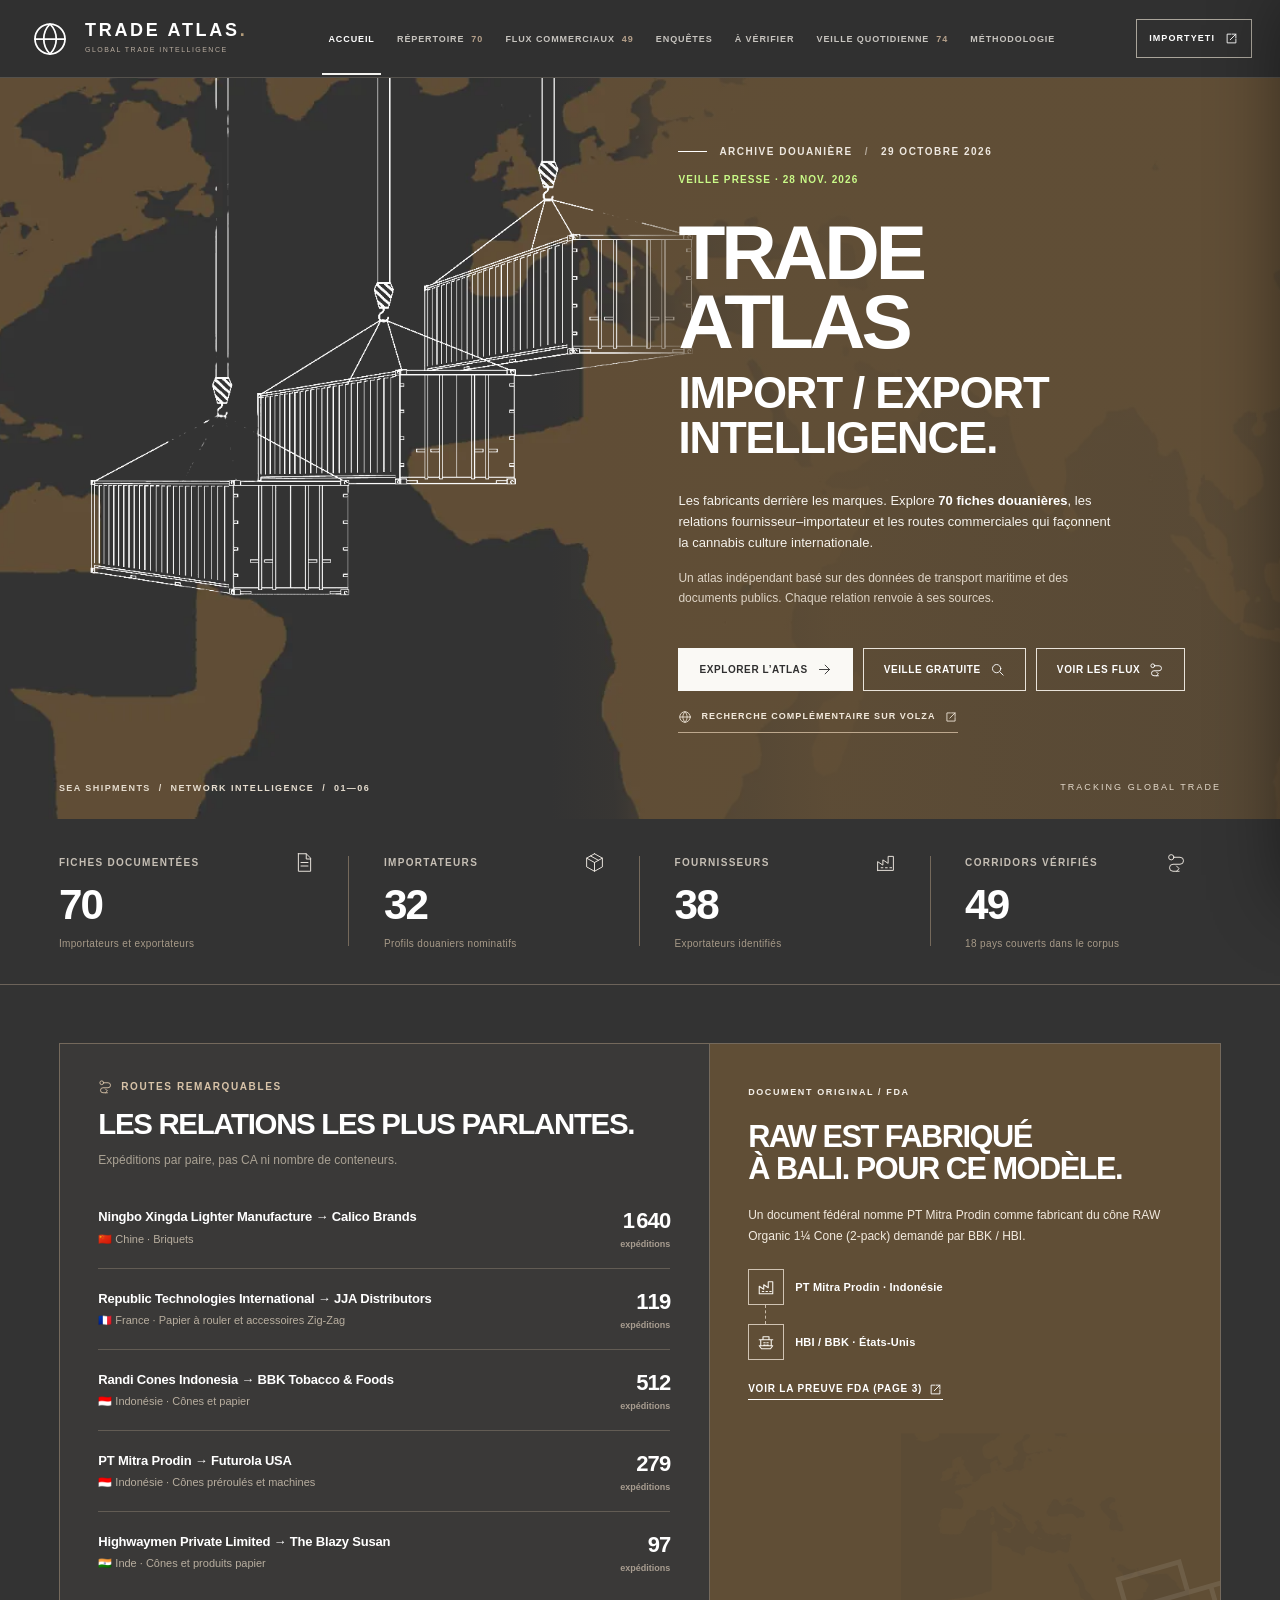
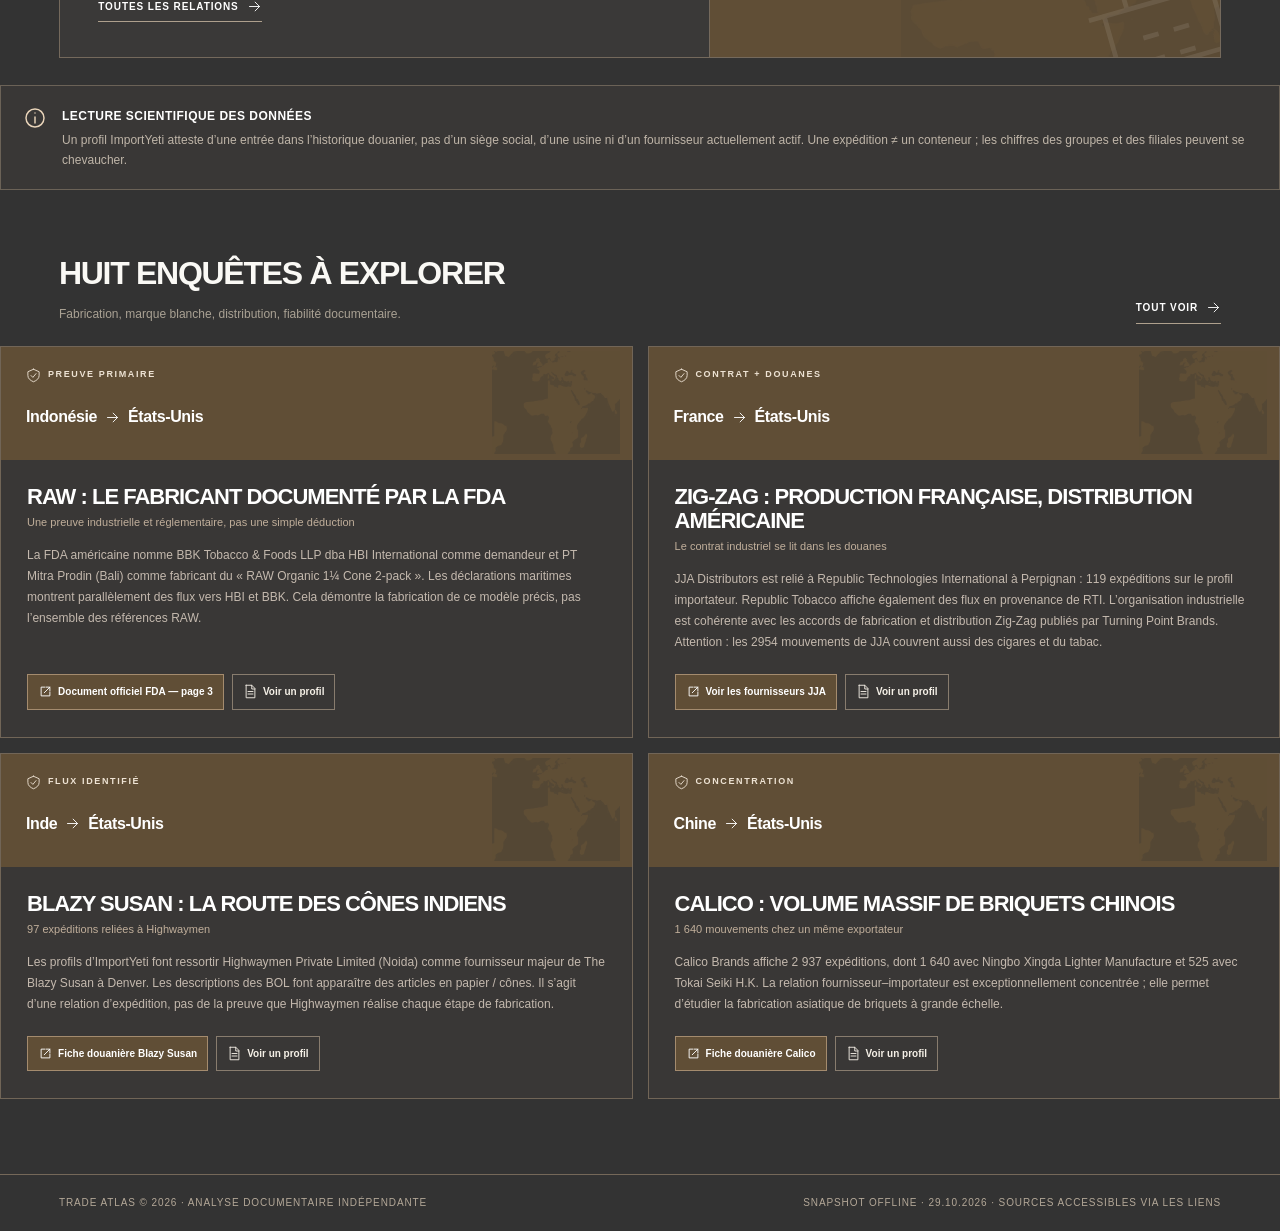
<file: index.html>
<!doctype html>
<html lang="fr">
<head>
<meta charset="utf-8" />
<meta name="viewport" content="width=device-width,initial-scale=1" />
<meta name="color-scheme" content="light" />
<meta name="theme-color" content="#10282d" />
<meta name="description" content="Trade Atlas : 70 profils documentés via ImportYeti, 49 relations importateurs-fournisseurs et accès à Volza pour prolonger la recherche internationale en données douanières." />
<title>TRADE ATLAS | Import–Export Intelligence · 2026</title>
<style>
:root{--night:#10272b;--night2:#173338;--night3:#24444a;--paper:#f5f6f2;--panel:#fff;--ink:#182f33;--muted:#698084;--light:#a0b1af;--line:#e2e9e4;--accent:#c9fa88;--deepaccent:#267460;--risk:#936623;--riskbg:#fff6e7;--shadow:0 22px 75px -45px #213a4244;--radius:17px;--wide:1490px}
*{box-sizing:border-box}html{scroll-behavior:smooth}body{margin:0;font-family:Inter,"Helvetica Neue",Arial,sans-serif;background:var(--paper);color:var(--ink);font-size:14px;line-height:1.5;-webkit-font-smoothing:antialiased}button,input,select{font:inherit}button{cursor:pointer}a{color:inherit}svg{display:block}button:focus-visible,input:focus-visible,select:focus-visible,a:focus-visible,[tabindex]:focus-visible{outline:3px solid #3bd1b8;outline-offset:3px}.sr-only{position:absolute;width:1px;height:1px;padding:0;margin:-1px;overflow:hidden;clip:rect(0,0,0,0);white-space:nowrap;border:0}.skip{position:absolute;left:20px;top:-60px;z-index:60;background:var(--accent);padding:10px 16px;border-radius:8px}.skip:focus{top:10px}
.icon{height:18px;width:18px;flex:none;stroke:currentColor;stroke-width:1.7;fill:none;stroke-linecap:round;stroke-linejoin:round}.icon.sm{height:15px;width:15px}.icon.lg{height:24px;width:24px}.icon.xl{height:31px;width:31px}
.shell{display:flex;min-height:100vh}.sidebar{width:246px;flex:0 0 246px;position:sticky;top:0;height:100vh;overflow:auto;background:var(--night);color:#e5f2ef;padding:29px 19px 25px;display:flex;flex-direction:column;z-index:10}.logo{padding:3px 10px 36px;display:flex;align-items:center;gap:11px;text-decoration:none}.logo-mark{width:43px;height:43px;border:1px solid #667b74;border-radius:13px;display:grid;place-items:center;color:var(--accent);background:#19363c}.brand-1{display:block;font-weight:850;font-size:17px;line-height:1.05;letter-spacing:-.045em}.brand-2{display:block;color:#9db4ae;font-size:9px;letter-spacing:.28em;text-transform:uppercase;margin-top:5px}.side-eyebrow{font-size:10px;text-transform:uppercase;letter-spacing:.17em;color:#8aa5a0;margin:0 10px 13px;font-weight:700}.side-nav{display:flex;flex-direction:column;gap:5px}.nav-item{width:100%;border:1px solid transparent;display:flex;align-items:center;gap:12px;border-radius:11px;padding:12px 11px;background:transparent;color:#b8cbca;text-align:left;font-size:13px;font-weight:560;transition:background .18s,color .18s}.nav-item .icon{opacity:.85}.nav-item:hover{background:#1c3940;color:#fff}.nav-item.active{background:#25454a;color:#fff;border-color:#39575a}.nav-item.active .icon{color:var(--accent)}.nav-item small{margin-left:auto;color:#a3b7b2;font-size:11px;font-weight:700;font-variant-numeric:tabular-nums}.side-bottom{margin-top:auto}.side-index{border:1px solid #385152;background:#173337;border-radius:14px;padding:18px;margin-top:30px}.small-green{width:8px;height:8px;background:var(--accent);border-radius:50%;display:inline-block;box-shadow:0 0 0 4px #c9fa8819}.side-index .uptitle{font-size:10px;color:#b1c5bf;letter-spacing:.15em;text-transform:uppercase;display:flex;align-items:center;gap:9px}.side-index strong{display:block;color:#fff;font-size:16px;line-height:1.27;margin:13px 0 7px;letter-spacing:-.025em}.side-index p{margin:0;color:#a1b8b4;font-size:12px}.sidebar-footer{margin:21px 10px 0;font-size:10px;color:#78948d;letter-spacing:.07em}
.workspace{min-width:0;width:calc(100% - 246px);min-height:100vh}.topbar{height:72px;padding:0 clamp(24px,3.7vw,56px);display:flex;align-items:center;justify-content:space-between;border-bottom:1px solid var(--line);background:rgba(245,246,242,.92);backdrop-filter:blur(12px);position:sticky;top:0;z-index:8}.crumb{display:flex;align-items:center;gap:10px;color:#738783;font-size:12px;min-width:0}.crumb strong{color:var(--ink);font-weight:700}.slash{color:#b0c1ba}.topbar-side{display:flex;align-items:center;gap:16px}.timestamp{font-size:11px;letter-spacing:.06em;color:#728983;text-transform:uppercase}.top-external{display:flex;align-items:center;gap:7px;font-weight:700;font-size:12px;text-decoration:none;color:var(--ink);border-bottom:1px solid #afc5bb;padding-bottom:3px}.top-external:hover{color:var(--deepaccent)}.content{max-width:var(--wide);margin:0 auto;padding:38px clamp(23px,3.7vw,56px) 70px}.page{display:none;animation:rise .25s ease both}.page.active{display:block}@keyframes rise{from{opacity:0;transform:translateY(8px)}to{opacity:1;transform:translateY(0)}}.eyebrow{font-size:10px;letter-spacing:.20em;font-weight:820;text-transform:uppercase;color:#67847d;display:flex;align-items:center;gap:10px}.eyebrow::before{content:'';width:20px;height:1px;background:#5a8879}.page-title{font-size:clamp(31px,3.4vw,49px);letter-spacing:-.064em;line-height:1.05;margin:11px 0 11px;font-weight:750}.lead{color:#6d8280;font-size:14px;max-width:680px;margin:0;line-height:1.7}.section-heading{display:flex;align-items:end;justify-content:space-between;gap:20px;margin:30px 0 17px}.section-heading h2{font-size:20px;letter-spacing:-.04em;margin:0;font-weight:750}.section-heading p{font-size:12px;color:var(--muted);margin:6px 0 0}.section-link{display:inline-flex;align-items:center;gap:8px;font-size:12px;font-weight:700;white-space:nowrap;border:none;background:none;color:#366f62;padding:8px}.section-link:hover{text-decoration:underline}
.hero{border-radius:22px;background:var(--night);color:#eef7f2;min-height:300px;position:relative;overflow:hidden;display:grid;grid-template-columns:minmax(0,1fr) 41%;box-shadow:var(--shadow)}.hero-left{z-index:2;padding:37px 22px 42px 43px;display:flex;flex-direction:column;align-items:start;justify-content:center}.hero-meta{display:flex;align-items:center;gap:10px;color:#b1ccc5;font-size:10px;letter-spacing:.14em;text-transform:uppercase;font-weight:700}.hero h1{font-size:clamp(35px,4.3vw,64px);line-height:.99;letter-spacing:-.072em;margin:23px 0 19px;font-weight:760;max-width:650px}.hero h1 em{color:var(--accent);font-style:normal}.hero p{color:#aec3be;max-width:490px;margin:0;font-size:13px;line-height:1.8}.hero-actions{margin-top:25px;display:flex;flex-wrap:wrap;gap:9px}.btn{background:var(--night);color:white;border:1px solid transparent;border-radius:10px;padding:11px 15px;display:inline-flex;align-items:center;justify-content:center;gap:9px;font-weight:725;font-size:12px;transition:transform .14s ease,filter .14s ease}.btn:hover{transform:translateY(-1px);filter:brightness(1.10)}.btn.primary{background:var(--accent);color:#102c28}.btn.secondary{background:#244147;color:#f3faf6;border-color:#3b5b5b}.btn.ghost{background:white;color:var(--ink);border:1px solid var(--line)}.btn.outline{background:transparent;border-color:#cfdad3;color:var(--ink)}.btn.sm{padding:8px 10px;font-size:11px}.hero-art{position:relative;display:flex;align-items:center;justify-content:center;min-width:0}.hero-art:before{content:'';position:absolute;inset:0;background:radial-gradient(ellipse at 50% 45%,#2b655b70,transparent 58%)}.hero-art svg{width:min(440px,100%);height:auto;position:relative;overflow:visible}.hero-coordinate{position:absolute;bottom:23px;right:22px;font-size:10px;letter-spacing:.12em;color:#99b3af}
.metric-grid{display:grid;grid-template-columns:repeat(4,minmax(0,1fr));gap:13px;margin:17px 0 31px}.metric{border:1px solid var(--line);background:var(--panel);min-height:131px;border-radius:15px;padding:19px 21px;box-shadow:0 9px 25px -24px #071b19}.metric .metric-head{display:flex;justify-content:space-between;align-items:center;color:#78908b;font-size:11px;font-weight:650}.metric .metric-head .icon{color:#70988c}.metric strong{display:block;font-size:36px;letter-spacing:-.065em;line-height:1.18;margin:10px 0 3px;font-weight:790;font-variant-numeric:tabular-nums}.metric small{font-size:11px;color:#8c9f9a}.two-col{display:grid;grid-template-columns:1.2fr .8fr;gap:17px}.panel{background:#fff;border:1px solid var(--line);border-radius:17px;box-shadow:0 10px 35px -28px #253b37;overflow:hidden}.panel-inner{padding:23px}.panel-label{font-size:11px;letter-spacing:.12em;text-transform:uppercase;font-weight:750;color:#739084;display:flex;gap:8px;align-items:center}.panel-title{font-size:20px;letter-spacing:-.045em;font-weight:740;margin:8px 0 3px}.panel-subtitle{color:#829692;font-size:12px;margin:0}.key-list{margin-top:19px;display:flex;flex-direction:column}.key-route{display:grid;grid-template-columns:minmax(0,1fr) 68px;gap:10px;border-top:1px solid #edf0ea;padding:15px 0;align-items:center}.key-route:first-child{border-top:0}.key-route button{background:transparent;border:none;text-align:left;padding:0;min-width:0}.key-route button:hover .route-name{color:#287a66}.route-name{font-size:13px;font-weight:720;letter-spacing:-.015em}.route-mini{color:var(--muted);font-size:11px;margin-top:3px}.route-num{text-align:right;font-size:20px;letter-spacing:-.04em;font-variant-numeric:tabular-nums;font-weight:790}.route-num small{display:block;font-size:9px;font-weight:600;color:#90a29c;letter-spacing:0}
.lane-panel{background:#eaf0e9;border:1px solid #dde9db;border-radius:17px;padding:23px;min-height:310px;position:relative;overflow:hidden}.lane-panel .badge-outline{font-size:9px;text-transform:uppercase;font-weight:800;letter-spacing:.14em;color:#437967}.lane-panel h3{font-weight:750;font-size:23px;line-height:1.1;letter-spacing:-.048em;margin:13px 0 10px}.lane-panel p{color:#627d73;font-size:12px;line-height:1.7;margin:0;max-width:330px}.journey{display:flex;flex-direction:column;gap:0;margin:22px 0 14px}.journey-item{display:flex;align-items:center;gap:11px;font-size:12px;font-weight:700}.journey-icon{width:36px;height:36px;display:grid;place-items:center;border-radius:10px;border:1px solid #b2cfba;background:#f7fff3;color:#287c66}.journey-line{border-left:1px dashed #8fae99;height:19px;margin-left:17px}.lane-panel a{display:inline-flex;align-items:center;gap:6px;text-decoration:none;font-size:11px;color:#317560;font-weight:780;border-bottom:1px solid currentColor;padding-bottom:2px}.lane-watermark{position:absolute;right:-39px;bottom:-62px;opacity:.14;color:#124c47;transform:rotate(-16deg)}
.ribbon{display:flex;align-items:start;gap:11px;border:1px solid #e4e7db;background:#fcfcf7;border-radius:14px;padding:17px 19px;margin-top:17px}.ribbon .icon{color:#697a52;margin-top:1px}.ribbon strong{font-size:12px}.ribbon p{font-size:12px;color:#78847c;margin:4px 0 0;line-height:1.65}
.header-block{margin:10px 0 28px}.filter-panel{background:white;border:1px solid var(--line);border-radius:16px;padding:18px 19px 16px;margin-bottom:17px}.filter-head{display:flex;justify-content:space-between;align-items:center;gap:12px;margin-bottom:14px}.filter-title{display:flex;align-items:center;gap:8px;font-weight:750;font-size:12px}.reset{border:none;background:none;color:#3e8172;font-size:11px;font-weight:760;display:flex;align-items:center;gap:5px}.filter-grid{display:grid;grid-template-columns:minmax(200px,2fr) repeat(4,minmax(140px,1fr));gap:10px}.control{min-width:0;display:block}.control>span{display:block;font-size:9px;letter-spacing:.105em;text-transform:uppercase;color:#81918d;font-weight:760;margin-bottom:5px}.input-wrap{position:relative}.input-wrap .icon{position:absolute;left:12px;top:50%;transform:translateY(-50%);color:#7c9990}.control input,.control select{width:100%;height:41px;border:1px solid #dce5de;background:#fcfdfa;border-radius:9px;outline:none;color:#28423b;font-size:12px;min-width:0}.control input{padding:0 12px 0 38px}.control select{padding:0 27px 0 10px}.control input:focus,.control select:focus{border-color:#6cbba0;box-shadow:0 0 0 3px #a8f0cc66}.result-top{display:flex;justify-content:space-between;gap:10px;align-items:center;margin:20px 0 13px}.result-top>div{display:flex;align-items:baseline;gap:9px}.result-top strong{font-weight:790;font-size:17px;font-variant-numeric:tabular-nums}.result-top span{font-size:11px;color:#81928c}.table-actions{display:flex;gap:9px;align-items:center;flex-wrap:wrap}.table-wrap{border:1px solid var(--line);background:#fff;border-radius:16px;overflow:hidden}.data-table{width:100%;border-collapse:collapse;table-layout:fixed}.data-table thead{background:#f8faf7}.data-table th{text-align:left;font-size:9px;letter-spacing:.12em;text-transform:uppercase;color:#80938c;padding:15px 18px;font-weight:800;border-bottom:1px solid var(--line)}.data-table th:nth-child(1){width:35%}.data-table th:nth-child(2){width:16%}.data-table th:nth-child(3){width:15%}.data-table th:nth-child(4){width:14%}.data-table th:nth-child(5){width:20%}.data-table tr:not(:last-child) td{border-bottom:1px solid #edf1eb}.data-table td{padding:14px 18px;vertical-align:middle}.data-table tbody tr{transition:background .15s}.data-table tbody tr:hover{background:#f9fcf9}.company-cell{display:flex;gap:10px;align-items:center;min-width:0}.entity-symbol{width:39px;height:39px;border:1px solid #dae8dc;display:grid;place-items:center;border-radius:11px;background:#eff6ee;color:#377567;flex:none}.entity-symbol.supplier{background:#edf2f4;color:#466b78;border-color:#dce5e7}.entity-name{font-weight:765;font-size:12px;line-height:1.3;letter-spacing:-.01em;display:block;white-space:normal}.entity-extra{font-size:10px;color:#83958c;margin-top:3px;display:block}.smalltext{font-size:11px;color:#70877e}.number{font-weight:810;font-variant-numeric:tabular-nums;font-size:14px;letter-spacing:-.025em}.tag{display:inline-flex;align-items:center;gap:5px;border-radius:5px;padding:4px 7px;font-size:9px;font-weight:780;background:#edf3ed;color:#426758;white-space:normal;line-height:1.4}.tag.supplier{background:#ecf1f4;color:#496c76}.tag.caution{background:#fff1e5;color:#91682c}.row-actions{display:flex;align-items:center;justify-content:flex-start;gap:7px}.mini-open{border:1px solid #dce6dc;background:white;padding:7px 9px;border-radius:8px;display:inline-flex;gap:5px;align-items:center;font-size:10px;font-weight:770;color:#284e42;text-decoration:none;white-space:nowrap}.mini-open:hover{border-color:#4da982;background:#f1fcf3}.mini-open.dark{background:#133038;border-color:#133038;color:white}.empty{padding:65px 20px;text-align:center;color:#7b9188}.empty svg{margin:0 auto 13px;color:#8ba399}.empty strong{display:block;font-size:15px;color:var(--ink);margin-bottom:5px}.pagination{display:flex;justify-content:center;margin-top:15px}.mobile-result{display:none}
.routes-tools{display:grid;grid-template-columns:minmax(180px,1fr) 190px 150px;gap:11px;align-items:end}.connections{display:flex;flex-direction:column;gap:10px;margin-top:17px}.connection{display:grid;grid-template-columns:1fr 150px 1fr 70px;align-items:center;gap:12px;background:white;border:1px solid var(--line);border-radius:13px;padding:15px 17px;transition:box-shadow .2s,border-color .2s}.connection:hover{border-color:#bfd9c7;box-shadow:0 12px 24px -20px #162f2b44}.node{min-width:0;background:transparent;border:0;text-align:left;padding:0;display:flex;align-items:center;gap:10px}.node:hover .node-name{text-decoration:underline;text-underline-offset:3px}.node-bubble{width:36px;height:36px;border-radius:50%;background:#ecf1ee;color:#56786c;display:grid;place-items:center;flex:none}.node-bubble.importer{background:#e7f5e7;color:#377e63}.node-name{font-size:12px;font-weight:760;line-height:1.35}.node-meta{font-size:10px;color:#82958e;margin-top:2px}.connection-middle{display:flex;flex-direction:column;align-items:center;min-width:0}.connection-middle strong{font-weight:700;font-size:9px;color:#83a098;text-transform:uppercase;letter-spacing:.11em}.connection-line{height:1px;width:100%;background:#bdd7c9;position:relative;margin-top:8px}.connection-line:after{content:'';width:7px;height:7px;border-right:1px solid #529e7a;border-top:1px solid #529e7a;position:absolute;right:0;top:-3px;transform:rotate(45deg)}.connection-num{font-size:20px;font-weight:790;letter-spacing:-.055em;text-align:right;line-height:1}.connection-num small{font-size:9px;display:block;color:#97aaa3;font-weight:650;letter-spacing:0;margin-top:4px}.connection-product{grid-column:1/-1;font-size:10px;color:#83948d;border-top:1px dashed #e4ebe2;padding-top:9px;margin-top:1px}.route-total{color:#728780;font-size:12px}
.cases-grid{display:grid;grid-template-columns:repeat(2,minmax(0,1fr));gap:15px;margin-top:20px}.case-card{background:white;border:1px solid var(--line);border-radius:17px;overflow:hidden;display:flex;flex-direction:column;box-shadow:0 11px 31px -30px #243936}.case-top{height:110px;background:#153438;position:relative;overflow:hidden;padding:18px 21px;color:#c7f1d4}.case-top::after{content:'';position:absolute;right:-25px;top:-65px;border:1px solid #699c8690;border-radius:50%;width:190px;height:190px;box-shadow:0 0 0 22px #7bac9430,0 0 0 45px #7bac941b,0 0 0 68px #7bac9411}.case-top .case-tag{font-size:9px;font-weight:750;letter-spacing:.13em;text-transform:uppercase;display:flex;align-items:center;gap:7px;color:#b5f3cd}.case-top .case-route{font-size:15px;font-weight:780;letter-spacing:-.025em;margin-top:17px;display:flex;align-items:center;gap:8px;position:relative;z-index:1}.case-body{padding:20px 21px 21px;display:flex;flex-direction:column;flex:1}.case-body h3{font-size:19px;line-height:1.17;letter-spacing:-.045em;font-weight:800;margin:0 0 5px}.case-body .case-subtitle{font-size:11px;color:#77918a;margin-bottom:14px}.case-body p{font-size:12px;color:#60766f;line-height:1.75;margin:0 0 14px;flex:1}.case-links{display:flex;gap:7px;flex-wrap:wrap;align-items:center;margin-top:7px}.case-links .mini-open{font-size:10px}
.insight-intro{padding:23px;background:#e7eee9;border:1px solid #d7e5d9;border-radius:16px;display:grid;grid-template-columns:1fr auto;align-items:center;gap:20px;margin:17px 0}.insight-intro h3{margin:0 0 5px;font-size:16px;letter-spacing:-.025em}.insight-intro p{margin:0;color:#6b8477;font-size:12px;line-height:1.55;max-width:560px}.no-match-list{display:grid;grid-template-columns:repeat(2,minmax(0,1fr));gap:10px;margin-top:18px}.no-match{background:#fff;border:1px solid var(--line);border-radius:12px;padding:17px 19px}.no-match strong{font-size:13px}.no-match .tag{float:right}.no-match p{font-size:11px;color:#78908a;line-height:1.6;margin:8px 0 0}
.method-grid{display:grid;grid-template-columns:repeat(2,minmax(0,1fr));gap:13px;margin-top:25px}.method-card{background:#fff;padding:21px;border:1px solid var(--line);border-radius:15px}.method-card .num{font-size:10px;font-weight:800;letter-spacing:.14em;color:#68a080}.method-card h3{font-size:16px;letter-spacing:-.025em;margin:11px 0 8px}.method-card p{font-size:12px;color:#778b84;line-height:1.72;margin:0}.citation-box{background:var(--night);color:#e6f5ef;border-radius:17px;padding:26px;margin-top:20px}.citation-box h3{margin:0 0 16px;font-size:20px;letter-spacing:-.035em}.source-list{display:grid;grid-template-columns:repeat(2,minmax(0,1fr));gap:8px}.source-list a{display:flex;justify-content:space-between;align-items:center;gap:11px;color:#dceae5;text-decoration:none;border:1px solid #365254;padding:12px 14px;border-radius:8px;font-size:12px}.source-list a:hover{border-color:#8bccad;color:#fff}.citation-box>p{font-size:11px;color:#8caaa1;margin:19px 0 0}
.footer-note{border-top:1px solid var(--line);margin-top:50px;padding-top:22px;color:#90a39b;font-size:10px;display:flex;justify-content:space-between;gap:15px;letter-spacing:.03em}
.drawer-overlay{position:fixed;inset:0;background:rgba(11,31,32,.43);z-index:30;visibility:hidden;opacity:0;transition:opacity .24s,visibility .24s}.drawer-overlay.open{visibility:visible;opacity:1}.drawer{position:fixed;right:0;top:0;bottom:0;width:min(510px,100%);background:#fdfefb;z-index:31;box-shadow:-35px 0 75px -38px #09262b70;transform:translateX(105%);transition:transform .27s cubic-bezier(.22,.9,.35,1);display:flex;flex-direction:column}.drawer.open{transform:translateX(0)}.drawer-header{background:var(--night);color:#fff;padding:24px 27px 27px;flex:none}.drawer-top{display:flex;align-items:center;justify-content:space-between}.drawer-top>span{color:#a7c2b7;font-size:10px;font-weight:760;letter-spacing:.12em;text-transform:uppercase}.close{background:#29464a;color:#e0f2e5;border:1px solid #486467;height:35px;width:35px;border-radius:9px;display:grid;place-items:center}.close:hover{background:#38645d}.drawer-name{font-size:31px;letter-spacing:-.065em;font-weight:780;margin:22px 0 4px;line-height:1.06}.drawer-brand{color:#b9d1c7;font-size:12px}.drawer-stats{display:grid;grid-template-columns:1fr 1fr;gap:10px;margin-top:23px}.d-stat{border:1px solid #3f5b5a;border-radius:10px;padding:12px 14px}.d-stat span{display:block;color:#9fb9af;font-size:9px;text-transform:uppercase;letter-spacing:.13em;font-weight:700}.d-stat strong{display:block;color:#e8ffd9;font-size:24px;line-height:1.1;letter-spacing:-.04em;margin-top:7px}.drawer-content{overflow-y:auto;padding:25px 27px 42px}.d-section{margin-bottom:23px}.d-label{font-size:9px;color:#719384;text-transform:uppercase;font-weight:850;letter-spacing:.16em;margin-bottom:10px}.d-section p{font-size:12px;line-height:1.85;color:#556f68;margin:0}.d-info{display:grid;grid-template-columns:120px 1fr;gap:7px 11px;font-size:12px;margin-top:6px}.d-info dt{color:#8aa099}.d-info dd{margin:0;font-weight:660;overflow-wrap:anywhere}.alert{background:var(--riskbg);border:1px solid #f0d9aa;border-left:3px solid #cba24e;border-radius:9px;padding:12px 14px;font-size:11px;color:#865e29;line-height:1.7;margin-top:15px}.d-connect{display:flex;flex-direction:column;gap:7px}.d-connect-row{display:flex;align-items:center;gap:11px;border:1px solid #e0e9e0;background:white;border-radius:10px;padding:11px 13px;text-align:left;width:100%}.d-connect-row:hover{border-color:#91caae;background:#f7fff7}.d-connect-row>div{flex:1;min-width:0}.d-connect-row strong{display:block;font-size:11px;line-height:1.3}.d-connect-row small{font-size:10px;color:#7a9288}.d-connect-num{font-weight:800;font-size:14px;letter-spacing:-.03em}.drawer-primary{display:flex;width:100%;text-align:center;text-decoration:none;border-radius:10px;background:var(--night);color:white;padding:13px 15px;align-items:center;justify-content:center;gap:8px;font-size:12px;font-weight:770}.drawer-primary:hover{background:#245a52}.drawer-action-row{display:flex;gap:9px;margin-top:9px}.drawer-action-row button{flex:1;padding:10px;border:1px solid #d5e3d9;background:white;border-radius:9px;color:#376e5d;font-weight:730;font-size:11px}.drawer-action-row button:hover{background:#edf8f0}.label-foot{font-size:10px;color:#849a92;margin-top:11px;line-height:1.7}
@media(max-width:1250px){.filter-grid{grid-template-columns:repeat(3,minmax(0,1fr))}.filter-grid .control:first-child{grid-column:span 2}.data-table th,.data-table td{padding-left:12px;padding-right:12px}.hero-left{padding-left:32px}}
@media(max-width:950px){.sidebar{width:76px;flex-basis:76px;padding:17px 10px}.logo{padding:4px 5px 30px;justify-content:center}.logo-mark{width:42px;height:42px}.brand-1,.brand-2,.side-eyebrow,.nav-item>span,.nav-item>small,.side-index,.sidebar-footer{display:none}.nav-item{justify-content:center;padding:13px}.workspace{width:calc(100% - 76px)}.content{padding:27px}.topbar{padding:0 28px}.metric-grid{grid-template-columns:repeat(2,minmax(0,1fr))}.two-col{grid-template-columns:1fr}.hero{grid-template-columns:1fr 34%}.hero-art svg{max-width:285px}}
@media(max-width:700px){.shell{display:block}.sidebar{width:100%;height:65px;position:sticky;top:0;padding:7px 11px;overflow:visible;flex-direction:row;align-items:center;justify-content:space-between;gap:13px}.logo{padding:0;flex:none;gap:7px}.logo-mark{width:36px;height:36px;border-radius:10px}.brand-1{display:block;font-size:13px}.brand-2{display:block;font-size:7px}.side-nav{flex:1;display:flex;flex-direction:row;justify-content:flex-end;gap:1px;overflow:auto hidden;scrollbar-width:none}.side-nav::-webkit-scrollbar{display:none}.nav-item{width:35px;padding:8px;flex:none}.nav-item .icon{width:18px;height:18px}.side-bottom{display:none}.workspace{width:100%}.topbar{height:53px;top:65px;padding:0 18px}.timestamp{display:none}.top-external{font-size:11px}.content{padding:22px 15px 40px}.hero{display:block;min-height:370px}.hero-left{padding:32px 25px 29px}.hero h1{font-size:clamp(42px,9vw,58px)}.hero-art{position:absolute;right:-53px;bottom:-130px;opacity:.24;width:285px}.hero-actions{margin-top:21px}.hero-coordinate{font-size:8px}.metric-grid{grid-template-columns:repeat(2,minmax(0,1fr));gap:9px}.metric{min-height:117px;padding:15px}.metric strong{font-size:29px}.metric .metric-head{font-size:10px}.section-heading{margin:27px 0 13px}.filter-grid{grid-template-columns:repeat(2,minmax(0,1fr))}.filter-grid .control:first-child{grid-column:1/-1}.filter-panel{padding:15px}.result-top{flex-wrap:wrap}.data-table thead{display:none}.data-table,.data-table tbody,.data-table tr,.data-table td{display:block;width:100%}.data-table tbody tr{display:grid;grid-template-columns:1fr 1fr;gap:10px;padding:14px}.data-table tbody tr:not(:last-child){border-bottom:1px solid #edf1eb}.data-table td{border:0!important;padding:0}.data-table td:first-child{grid-column:1/-1}.data-table td:last-child{grid-column:1/-1}.data-table td:nth-child(2),.data-table td:nth-child(4){font-size:11px}.data-table td:nth-child(3):before{content:'Expéditions : ';color:#8b9c93;font-size:10px}.data-table td:nth-child(4):before{content:'Dernier flux : ';color:#8b9c93;font-size:10px}.row-actions{justify-content:flex-start}.routes-tools{grid-template-columns:1fr 1fr}.routes-tools .control:first-child{grid-column:1/-1}.connection{grid-template-columns:1fr 65px 1fr 43px;gap:7px;padding:12px}.node{gap:5px}.node-bubble{width:28px;height:28px}.node-name{font-size:11px;overflow-wrap:anywhere}.node-meta{font-size:9px}.connection-num{font-size:15px}.connection-middle strong{font-size:8px}.cases-grid,.method-grid,.no-match-list,.source-list{grid-template-columns:1fr}.case-top{height:98px}.insight-intro{grid-template-columns:1fr}.footer-note{flex-direction:column}.drawer{width:100%}}
@media(max-width:380px){.top-external{font-size:10px}.crumb{font-size:10px}.brand-1{font-size:11px}.nav-item{width:32px;padding:7px}.nav-item .icon{width:17px}.filter-grid{grid-template-columns:1fr}.filter-grid .control:first-child{grid-column:auto}.metric{padding:12px}.metric strong{font-size:27px}}
@media(prefers-reduced-motion:reduce){*,*:before,*:after{animation-duration:.01ms!important;transition-duration:.01ms!important;scroll-behavior:auto!important}}
@media print{.sidebar,.topbar,.btn,.filter-panel,.footer-note,.drawer,.drawer-overlay,.table-actions,.nav-item{display:none!important}.workspace{width:100%}.content{max-width:none;padding:0}.page{display:block!important;break-before:page}.hero{print-color-adjust:exact;-webkit-print-color-adjust:exact}}
</style><style id="trade-atlas-reference-theme">
/* ══════ TRADE ATLAS / ART DIRECTION 02 ══════════════════════════════
   Reference palette: charcoal #333333, world map #604E36, chalk #F8F7F4
   Original reference container art and world silhouette are embedded offline.
*/
:root{--night:#333333;--night2:#3a3836;--night3:#484039;--paper:#303030;--panel:#383736;--ink:#f7f7f3;--muted:#bdb4a8;--light:#aba293;--line:#625d56;--accent:#fbfaf7;--deepaccent:#e5d4be;--risk:#eac693;--riskbg:#4f4332;--shadow:none;--radius:0px;--wide:1800px;--bronze:#604e36;--coal:#333333;--chalk:#faf9f5}
html{scroll-padding-top:84px;color-scheme:dark}
body{background:var(--coal);color:var(--chalk);font-family:Arial,Helvetica,sans-serif;font-size:14px;line-height:1.55;letter-spacing:.002em}
a{text-decoration-color:#c4b29c;text-underline-offset:3px}
button,input,select{border-radius:0!important}
button:focus-visible,input:focus-visible,select:focus-visible,a:focus-visible,[tabindex]:focus-visible{outline:2px solid #fff;outline-offset:3px}
.icon{stroke-width:1.45}
.shell{display:block;min-height:100vh}
.sidebar{height:78px;width:100%;flex:initial;position:sticky;top:0;z-index:20;overflow:visible;background:#303030;color:#fff;padding:0 clamp(19px,3.6vw,74px);flex-direction:row;align-items:center;gap:clamp(20px,3vw,52px);border-bottom:1px solid #54514c}
.logo{padding:0;display:flex;align-items:center;gap:13px;flex:0 0 auto;color:#fff}
.logo-mark{width:44px;height:44px;color:#fff;display:grid;place-items:center;background:transparent;border:0;border-radius:0}
.logo-mark .icon{height:40px;width:40px;stroke-width:1.05}
.brand-1{display:block;color:#fff;font-size:20px;line-height:1;font-weight:750;letter-spacing:.15em;white-space:nowrap}
.brand-dot{color:#b29b79}
.brand-2{color:#b9ada0;font-size:8px;letter-spacing:.21em;margin-top:6px;white-space:nowrap}
.side-eyebrow,.side-bottom{display:none}
.side-nav{display:flex;flex-direction:row;align-items:center;justify-content:center;gap:clamp(4px,.8vw,18px);flex:1;min-width:0}
.nav-item{width:auto;flex:0 0 auto;border:none;border-bottom:2px solid transparent;border-radius:0;display:flex;align-items:center;gap:6px;background:transparent;color:#c7c4bf;padding:31px 9px 26px;font-size:10px;text-transform:uppercase;letter-spacing:.10em;font-weight:700;white-space:nowrap;transition:color .2s,border-color .2s}
.nav-item .icon{display:none}
.nav-item small{font-size:9px;color:#b5a08a;margin-left:1px}
.nav-item:hover{background:transparent;color:#fff}
.nav-item.active{background:transparent;color:#fff;border-color:#f4f3f0}
.nav-item.active .icon{color:#fff}
.header-utilities{display:flex;align-items:center;gap:20px;flex:0 0 auto}
.header-date{white-space:nowrap;color:#9d9385;font-size:9px;font-weight:750;letter-spacing:.14em}
.header-import{padding:11px 12px;border:1px solid #a9a49a;display:flex;align-items:center;gap:9px;font-size:9px;letter-spacing:.12em;font-weight:750;white-space:nowrap;text-decoration:none;transition:background .2s,color .2s}
.header-import:hover{background:#fff;color:#333}
.mobile-menu{display:none}
.workspace{width:100%;min-width:0}
.topbar{display:none}
.content{padding:0;max-width:none;width:100%;margin:0 auto}
.page{display:none;animation:fadein .18s ease both}
.page.active{display:block}
@keyframes fadein{from{opacity:.66}to{opacity:1}}
.page:not([data-page="apercu"]){max-width:1580px;margin:0 auto;padding:73px clamp(20px,4.6vw,80px) 110px}
.page:not([data-page="apercu"]):before{content:'INTERNATIONAL / SHIPPING INTELLIGENCE';display:block;font-size:9px;font-weight:700;letter-spacing:.24em;color:#d4c9ba;border-bottom:1px solid #756857;padding:0 0 13px;margin-bottom:42px}
.header-block{margin:0 0 38px;padding:0 0 29px;border-bottom:1px solid #6a6259}
.eyebrow{font-size:10px;letter-spacing:.23em;font-weight:750;text-transform:uppercase;color:#c5b49d;gap:11px}
.eyebrow:before{background:#efe6d8;width:27px}
.page-title{font-size:clamp(40px,5.1vw,78px);line-height:.98;letter-spacing:-.048em;font-weight:850;text-transform:uppercase;margin:20px 0 21px;color:#fff;max-width:1050px}
.lead{color:#c3bcb1;font-size:14px;max-width:730px;line-height:1.77}
.section-heading{max-width:1500px;margin:59px auto 22px;padding:0 clamp(20px,4.6vw,80px);align-items:end;gap:20px}
.section-heading h2{font-size:clamp(23px,3vw,32px);letter-spacing:-.04em;font-weight:790;text-transform:uppercase}
.section-heading p{color:#aaa294;font-size:12px}
.section-link{color:#fff;font-size:10px;letter-spacing:.09em;text-transform:uppercase;font-weight:750;padding:7px 0;border-bottom:1px solid #aea08d}
.section-link:hover{color:#e4d2b9}
/* HERO — imagery taken from supplied poster: two-tone world, suspended white line containers */
.hero{border:0;border-radius:0;background:#604e36;box-shadow:none;min-height:clamp(550px,48vw,670px);width:100%;position:relative;overflow:hidden;display:block;isolation:isolate}
.hero-map{position:absolute;inset:0;background-image:url("[data-uri]");background-size:cover;background-position:center 47%;background-repeat:no-repeat;z-index:0}
.hero:after{content:'';position:absolute;inset:0;background:linear-gradient(90deg,transparent 0%,transparent 43%,rgba(96,78,54,.10) 48%,rgba(96,78,54,.65) 53%,rgba(96,78,54,.92) 65%,rgba(96,78,54,.81) 100%);z-index:1;pointer-events:none}
.hero-art{display:block;position:absolute;left:0;top:-34px;bottom:auto;right:auto;z-index:1;width:min(55.5vw,1050px);max-width:none;pointer-events:none;overflow:visible}
.hero-art:before{display:none}
.hero-art .cargo-lineart{display:block;width:100%;height:auto;object-fit:contain;max-width:none;opacity:.98;filter:contrast(1.16)}
.hero-left{display:flex;flex-direction:column;align-items:flex-start;justify-content:center;width:min(48%,770px);min-height:clamp(550px,48vw,670px);margin-left:auto;position:relative;z-index:2;padding:66px clamp(28px,5.5vw,98px) 86px clamp(30px,3vw,59px)}
.hero-meta{font-size:10px;letter-spacing:.15em;color:#eee8e0;gap:12px;font-weight:750;line-height:1.5}
.tiny-dash{display:block;width:29px;height:1px;background:#fff}
.hero-meta-sep{opacity:.6}
.hero h1{font-size:clamp(62px,6.3vw,105px);letter-spacing:-.052em;line-height:.9;font-weight:850;margin:31px 0 29px;max-width:100%;color:#fff}
.hero h1 .hero-h1-sub{display:block;margin-top:15px;font-size:.57em;letter-spacing:-.025em;line-height:1.02}
.hero p{color:#f6f3ed;max-width:445px;font-size:13px;line-height:1.64;margin:0 0 16px}
.hero p strong{font-weight:800;color:#fff}
.hero .hero-note{color:#ded4c6;font-size:12px;max-width:440px}
.hero-actions{display:flex;flex-wrap:wrap;gap:10px;margin-top:23px}
.btn{border-radius:0;box-shadow:none;text-transform:uppercase;letter-spacing:.06em;font-size:10px;line-height:1.3;padding:13px 20px;font-weight:780;transition:background .18s,color .18s,border-color .18s}
.btn:hover{transform:none;filter:none}
.btn.primary{background:#faf9f5;color:#303030;border:1px solid #faf9f5}
.btn.primary:hover{background:#d8c5ac;border-color:#d8c5ac}
.btn.secondary{background:transparent;color:#fff;border:1px solid #e9e3da}
.btn.secondary:hover{background:#faf9f5;color:#303030}
.btn.ghost{background:transparent;color:#fff;border-color:#b4a796}
.btn.ghost:hover,.btn.outline:hover{background:#faf9f5;color:#333}
.btn.outline{background:transparent;color:#fff;border-color:#a79c90}
.btn.sm{padding:10px 14px;font-size:10px}
.hero-coordinate{font-size:9px;letter-spacing:.16em;color:#e6ddcf;left:clamp(20px,4.6vw,80px);right:auto;bottom:23px;z-index:3;font-weight:720}
.hero-sidecaption{position:absolute;bottom:24px;right:clamp(20px,4.6vw,80px);z-index:2;font-size:9px;letter-spacing:.23em;color:#e3d9cb}
/* Metric strip reference: hairline dividers + prominent white numbers */
.metric-grid{display:grid;grid-template-columns:repeat(4,minmax(0,1fr));gap:0;margin:0 auto 58px;padding:0 clamp(20px,4.6vw,80px);max-width:1580px;border-bottom:1px solid #6c635a}
.metric{background:transparent;border:0;border-radius:0;min-height:155px;padding:33px clamp(16px,2.7vw,39px) 30px;box-shadow:none;position:relative}
.metric:first-child{padding-left:0}
.metric:not(:last-child):after{content:'';position:absolute;right:0;top:37px;bottom:38px;width:1px;background:#75695b}
.metric .metric-head{font-size:10px;color:#c6bfb5;letter-spacing:.13em;text-transform:uppercase;font-weight:750}
.metric .metric-head .icon{color:#eee9e1;width:21px;height:21px;stroke-width:1.1}
.metric strong{font-size:clamp(33px,3.3vw,52px);line-height:1.05;letter-spacing:-.045em;color:white;margin:10px 0 5px}
.metric small{font-size:10px;color:#a79a88;letter-spacing:.035em}
/* Main editorial panels */
.two-col{max-width:1580px;padding:0 clamp(20px,4.6vw,80px);margin:0 auto 0;gap:0;grid-template-columns:1.12fr .88fr}
.panel,.lane-panel{background:#3a3938;border:1px solid #74695c;border-radius:0;box-shadow:none;min-height:350px}
.panel-inner{padding:35px clamp(22px,3vw,46px)}
.panel-label{color:#d8c3a8;font-size:10px;letter-spacing:.16em;text-transform:uppercase}
.panel-title{font-size:clamp(23px,2.3vw,33px);line-height:1.04;letter-spacing:-.045em;color:#fff;text-transform:uppercase;margin:15px 0 11px}
.panel-subtitle{color:#aaa294;font-size:12px}
.key-list{margin-top:18px}
.key-route{border-top:1px solid #625c54;padding:16px 0}
.key-route button:hover .route-name{color:#eed3ac}
.route-name{font-size:13px;color:#fff}
.route-mini{color:#b8ae9f}
.route-num{color:#fff;font-size:22px}
.route-num small{color:#a89d90}
.lane-panel{background:var(--bronze);border-left:0;padding:36px clamp(22px,3vw,46px);overflow:hidden;isolation:isolate}
.lane-panel:before{content:'';position:absolute;right:-55px;bottom:-90px;width:340px;height:285px;background-image:url("[data-uri]");background-size:cover;background-position:74% center;opacity:.10;transform:scale(1.2);z-index:-1}
.lane-panel .badge-outline{color:#f5f0e9;letter-spacing:.18em}
.lane-panel h3{font-size:clamp(25px,2.4vw,37px);line-height:1.07;text-transform:uppercase;font-weight:850;color:#fff;margin:19px 0 19px}
.lane-panel p{color:#f2eadf;font-size:12px;line-height:1.75;max-width:420px}
.journey{margin:22px 0 17px}
.journey-item{color:#fff;font-size:11px;letter-spacing:.02em}
.journey-icon{color:#f8f5ef;background:transparent;border:1px solid #d0c3b3;border-radius:0;width:36px;height:36px}
.journey-line{border-color:#c9bba9}
.lane-panel a{color:#fff;text-transform:uppercase;letter-spacing:.08em;font-size:10px}
.lane-watermark{color:#fff;opacity:.09}
.ribbon{max-width:1420px;margin:27px auto 0;border:1px solid #6b6257;border-radius:0;background:#393736;padding:19px 22px;align-items:flex-start;gap:15px}
.ribbon .icon{color:#ead5ba}
.ribbon strong{font-size:12px;text-transform:uppercase;letter-spacing:.04em;color:#fff}
.ribbon p{color:#bfb5a8;font-size:12px}
#cases-overview{max-width:1420px;margin:0 auto 75px;padding:0 0}
/* directory and filters */
.filter-panel{background:#393837;border:1px solid #71665a;border-radius:0;padding:22px 23px 20px;margin-bottom:24px}
.filter-head{margin-bottom:20px}
.filter-title{color:#fff;font-size:12px;text-transform:uppercase;letter-spacing:.07em}
.reset{color:#e6c9a6;font-size:11px;text-transform:uppercase;letter-spacing:.055em}
.control>span{color:#d0c2b1;font-size:10px;font-weight:700;letter-spacing:.09em;margin-bottom:8px}
.input-wrap .icon{color:#bba88c}
.control input,.control select{height:47px;background:#303030;border:1px solid #807361;border-radius:0;outline:none;color:#fff;font-size:12px}
.control input::placeholder{color:#a69e94}
.control input:focus,.control select:focus{border-color:#f2e7d8;box-shadow:0 0 0 1px #f2e7d8}
.control select option{background:#303030;color:white}
.result-top{margin:25px 0 16px}
.result-top strong{font-size:26px;color:#fff}
.result-top span{color:#b7a899;font-size:11px}
.table-wrap{background:#383736;border:1px solid #756a5e;border-radius:0}
.data-table{color:#eeeae4}
.data-table thead{background:#604e36}
.data-table th{color:#fff;border-bottom:1px solid #7d6b55;font-size:10px;letter-spacing:.09em;padding:18px 17px}
.data-table tr:not(:last-child) td{border-bottom:1px solid #57524c}
.data-table tbody tr:hover{background:#50483d}
.data-table td{padding:18px 17px}
.entity-symbol,.entity-symbol.supplier{background:transparent;border:1px solid #8b7b67;color:#efe6d6;border-radius:0;width:38px;height:38px}
.entity-name{color:#fff;font-size:13px}
.entity-extra{color:#b1a69b;font-size:11px}
.smalltext{color:#c0b9b1}
.number{font-size:15px;color:#fff}
.tag,.tag.supplier{background:#554b40;color:#eadac3;border:1px solid #85735f;border-radius:0;font-size:9px;font-weight:730;letter-spacing:.06em;text-transform:uppercase}
.tag.caution{background:#715941;color:#f3e4d0;border-color:#9c7a52}
.mini-open{background:transparent;border:1px solid #887c6e;color:#f5f0e7;border-radius:0;padding:9px 10px;font-size:10px}
.mini-open:hover{background:#fff;color:#333;border-color:#fff}
.mini-open.dark{background:#604e36;border-color:#a48b6e;color:#fff}
.mini-open.dark:hover{background:#fff;color:#333;border-color:#fff}
.empty{color:#c6b7a4}
.empty strong{color:#fff}
.empty svg{color:#d5c6b3}
.routes-tools{gap:13px}
.route-total{color:#aaa095;font-size:11px}
.connections{gap:0;margin-top:18px;border:1px solid #72685d}
.connection{background:#383736;border:0;border-bottom:1px solid #655c52;border-radius:0;padding:23px 24px;gap:18px}
.connection:last-child{border-bottom:0}
.connection:hover{border-color:#8a7863;background:#4d4439;box-shadow:none}
.node-bubble,.node-bubble.importer{background:transparent;color:#e6d6c2;border:1px solid #897866;border-radius:0;width:40px;height:40px}
.node-name{color:#fff;font-size:13px}
.node-meta{color:#b2a595}
.connection-middle strong{color:#d1c0ad}
.connection-line{background:#b9a186}
.connection-line:after{border-color:#dfc5a6}
.connection-num{color:white;font-size:23px}
.connection-num small{color:#c7b9a6}
.connection-product{color:#bdb1a3;border-top:1px dashed #7c6f5e;padding-top:11px}
/* cases editorial grid */
.cases-grid{gap:15px}
.case-card{background:#393736;border:1px solid #716557;border-radius:0;box-shadow:none}
.case-top{height:113px;background:#604e36;color:#fff;padding:21px 25px}
.case-top:after{display:none}
.case-top:before{content:'';position:absolute;right:12px;top:4px;width:128px;height:103px;background-image:url("[data-uri]");background-size:cover;background-position:center;opacity:.23}
.case-top .case-tag{color:#eee3d4;font-size:9px;letter-spacing:.18em}
.case-top .case-route{font-size:16px;color:#fff;margin-top:22px}
.case-body{padding:25px 26px 27px}
.case-body h3{font-size:22px;color:#fff;font-weight:810;text-transform:uppercase;line-height:1.1}
.case-body .case-subtitle{color:#c1af9b}
.case-body p{color:#c4b9ae;font-size:12px}
.case-links{gap:8px}
.insight-intro{background:#604e36;border:1px solid #897964;border-radius:0;padding:28px}
.insight-intro h3{font-size:24px;color:#fff;text-transform:uppercase}
.insight-intro p{color:#e5d9cd;font-size:13px}
.insight-intro>svg{color:#f0e7d9!important}
.no-match-list{gap:14px}
.no-match{background:#393735;border:1px solid #726656;border-radius:0;padding:21px 24px}
.no-match strong{color:#fff;font-size:14px}
.no-match p{color:#beb5ab;font-size:12px}
.method-grid{gap:13px}
.method-card{background:#393735;border:1px solid #6b5e51;border-radius:0;padding:29px}
.method-card .num{color:#dfc6a4;font-size:10px}
.method-card h3{font-size:19px;color:#fff;line-height:1.15;text-transform:uppercase}
.method-card p{color:#bdb4aa;font-size:12px}
.citation-box{background:#604e36;border:1px solid #95846c;border-radius:0;padding:35px}
.citation-box h3{font-size:25px;text-transform:uppercase;color:#fff}
.source-list a{border:1px solid #9b8c78;border-radius:0;color:#fff;background:transparent;padding:14px 17px}
.source-list a:hover{border-color:#fff;background:#fff;color:#333}
.citation-box>p{color:#e0cfba}
.footer-note{max-width:1450px;margin:55px auto 0;padding:20px clamp(20px,4.6vw,80px);border-top:1px solid #756859;color:#b4a898;text-transform:uppercase;letter-spacing:.09em}
/* Drawer / research document: same dark paper and border treatment */
.drawer-overlay{background:rgba(0,0,0,.70)}
.drawer{background:#303030;color:#fff;border-left:1px solid #857561;box-shadow:-20px 0 70px #0007}
.drawer-header{background:#604e36;color:#fff;padding:30px 30px 32px}
.drawer-top>span{color:#f0e6d8}
.close{background:transparent;color:#fff;border:1px solid #d6c9b6;border-radius:0}
.close:hover{background:#fff;color:#333}
.drawer-name{font-size:clamp(28px,3vw,44px);letter-spacing:-.04em;text-transform:uppercase;font-weight:830;margin:25px 0 12px}
.drawer-brand{color:#e5d8c9}
.drawer-stats{gap:0;margin-top:27px;border:1px solid #b29d80}
.d-stat{border:0;border-radius:0;padding:18px}
.d-stat+.d-stat{border-left:1px solid #b29d80}
.d-stat span{color:#e1d3c1}
.d-stat strong{color:#fff;font-size:29px}
.drawer-content{padding:32px 30px 55px}
.d-label{color:#d5bea0;font-size:10px}
.d-section{margin-bottom:31px;padding-bottom:28px;border-bottom:1px solid #5d554c}
.d-section p{color:#c8c0b6;font-size:13px;line-height:1.72}
.d-info{gap:12px 15px;font-size:12px}
.d-info dt{color:#a9a094}
.d-info dd{color:#f4f0eb}
.alert{background:#554230;border:1px solid #977a53;border-left:3px solid #f0c48b;border-radius:0;color:#f0dfca}
.d-connect{gap:0;border:1px solid #7d705e}
.d-connect-row{border:0;border-bottom:1px solid #655a4d;background:transparent;border-radius:0;padding:14px 13px;color:#fff}
.d-connect-row:last-child{border-bottom:0}
.d-connect-row:hover{border-color:#b4a18a;background:#53493e}
.d-connect-row small{color:#b9afa2}
.d-connect-num{color:#fff}
.drawer-primary{border:1px solid #fff;border-radius:0;background:#faf8f5;color:#333;text-transform:uppercase;letter-spacing:.07em;font-weight:750}
.drawer-primary:hover{background:#d5c0a2;color:#333}
.drawer-action-row button{border:1px solid #877767;border-radius:0;background:transparent;color:#fff;font-size:11px}
.drawer-action-row button:hover{background:#604e36}
.label-foot{color:#a9a094}
/* responsive */
@media(max-width:1390px){
.sidebar{gap:22px;padding:0 28px}
.nav-item{padding-left:6px;padding-right:6px;font-size:9px}
.brand-1{font-size:18px}
.brand-2{font-size:7px}
.header-date{display:none}
.hero-left{width:50%;padding-right:4.2vw}
.hero h1{font-size:clamp(56px,6vw,94px)}
}
@media(max-width:1080px){
.sidebar{gap:11px}
.brand-1{font-size:17px;letter-spacing:.1em}
.brand-2{display:none}
.nav-item{font-size:9px;letter-spacing:.06em}
.nav-item small{display:none}
.header-import{padding:10px;font-size:9px}
.hero-left{width:52%}
.hero-art{width:61vw;left:-40px;top:20px}
.hero h1{font-size:clamp(50px,6.4vw,73px)}
.metric-grid{grid-template-columns:repeat(4,minmax(0,1fr))}
.metric{padding:29px 16px 25px}
.metric strong{font-size:35px}
}
@media(max-width:820px){
.sidebar{height:70px;padding:0 20px;justify-content:space-between}
.logo{gap:8px}
.logo-mark{width:36px;height:36px}
.logo-mark .icon{width:35px;height:35px}
.brand-1{font-size:17px}
.mobile-menu{margin-left:auto;display:flex;align-items:center;gap:5px;background:transparent;border:1px solid #a2998c;color:#fff;min-height:38px;padding:9px 13px;position:relative}
.menu-word{font-size:10px;letter-spacing:.13em;font-weight:750;margin-left:5px}
.menu-line{height:1px;width:13px;background:#fff;position:absolute;left:12px;top:14px}
.menu-line+.menu-line{top:22px}
.mobile-menu{padding-left:33px}
.side-nav{display:none;position:absolute;top:69px;left:0;right:0;padding:12px 18px 23px;background:#303030;border-bottom:1px solid #9c8d78;flex-direction:column;align-items:stretch;gap:0;box-shadow:0 20px 30px #0004}
.sidebar.menu-open .side-nav{display:flex}
.nav-item{width:100%;padding:14px 10px;border-bottom:1px solid #57524b;font-size:11px;justify-content:flex-start;letter-spacing:.11em}
.nav-item .icon{display:block;width:17px;height:17px}
.nav-item small{display:block;margin-left:auto;color:#c9ae8c}
.nav-item.active{border-bottom:1px solid #bba88e;background:#604e36}
.header-utilities{margin-left:0}
.header-import{font-size:9px}
.hero{min-height:760px}
.hero-map{background-position:44% center}
.hero:after{background:linear-gradient(180deg,rgba(96,78,54,.15) 0%,rgba(96,78,54,.22) 32%,rgba(96,78,54,.92) 50%,rgba(96,78,54,.94) 100%)}
.hero-art{width:700px;left:-150px;top:-130px;opacity:.85}
.hero-left{margin-left:0;width:100%;min-height:760px;padding:290px 35px 78px;justify-content:center}
.hero h1{font-size:clamp(48px,10vw,79px);margin:20px 0 20px}
.hero h1 .hero-h1-sub{font-size:.52em}
.hero p{max-width:530px}
.hero-coordinate{left:26px;bottom:18px;font-size:8px}
.hero-sidecaption{display:none}
.metric-grid{margin-bottom:38px;padding:0 16px}
.metric{min-height:127px;padding:24px 14px 20px}
.metric strong{font-size:29px}
.metric .metric-head{font-size:9px;letter-spacing:.05em}
.metric small{font-size:9px}
.two-col{display:grid;grid-template-columns:1fr;padding:0 20px;gap:0}
.lane-panel{border-left:1px solid #74695c;border-top:0}
.page:not([data-page="apercu"]){padding:46px 20px 70px}
.page:not([data-page="apercu"]):before{margin-bottom:29px}
.cases-grid{grid-template-columns:repeat(2,minmax(0,1fr))}
#cases-overview{padding:0 20px}
.section-heading{margin-top:36px;padding:0 20px}
}
@media(max-width:620px){
.sidebar{padding:0 15px;gap:7px}
.brand-1{font-size:15px}
.logo-mark .icon{width:31px;height:31px}
.header-utilities{display:none}
.hero{min-height:730px}
.hero-art{width:640px;left:-177px;top:-107px;opacity:.83}
.hero-left{min-height:730px;padding:300px 23px 67px}
.hero h1{font-size:clamp(46px,11.4vw,68px);margin:19px 0}
.hero-meta{font-size:8px;letter-spacing:.10em;gap:9px}
.hero p{font-size:12px;line-height:1.65;margin-bottom:12px}
.hero .hero-note{font-size:11px}
.hero-actions{gap:9px;margin-top:12px}
.hero-actions .btn{padding:12px 13px;font-size:9px}
.hero-coordinate{font-size:7px;left:23px;letter-spacing:.07em}
.metric-grid{grid-template-columns:repeat(2,minmax(0,1fr));margin-bottom:26px;padding:0 15px}
.metric{min-height:125px;padding:23px 14px!important;border-bottom:1px solid #6b6256}
.metric:nth-child(2):after{display:none}
.metric:nth-child(1),.metric:nth-child(3){border-right:1px solid #6b6256}
.metric:not(:last-child):after{display:none}
.metric strong{font-size:35px}
.two-col{padding:0 15px}
.panel-inner,.lane-panel{padding:27px 22px}
.section-heading{padding:0 15px;flex-wrap:wrap;gap:11px}
#cases-overview{padding:0 15px}
.cases-grid,.method-grid,.no-match-list,.source-list{grid-template-columns:1fr}
.case-top{height:93px}
.page-title{font-size:clamp(38px,10.3vw,56px)}
.page:not([data-page="apercu"]){padding:38px 15px 56px}
.filter-panel{padding:17px 16px}
.filter-grid{grid-template-columns:repeat(2,minmax(0,1fr))}
.filter-grid .control:first-child{grid-column:1/-1}
.filter-grid .control:last-child{grid-column:1/-1}
.control input,.control select{height:45px}
.result-top{flex-wrap:wrap;gap:10px}
.data-table thead{display:none}
.data-table,.data-table tbody,.data-table tr,.data-table td{display:block;width:100%}
.data-table tbody tr{display:grid;grid-template-columns:1fr 1fr;gap:11px;padding:18px 16px}
.data-table tr:not(:last-child) td{border-bottom:0}
.data-table tbody tr:not(:last-child){border-bottom:1px solid #6b6257}
.data-table td{border:0!important;padding:0}
.data-table td:first-child{grid-column:1/-1}
.data-table td:last-child{grid-column:1/-1}
.data-table td:nth-child(3):before{content:'EXPÉDITIONS · ';color:#c4af99;font-size:9px;letter-spacing:.05em}
.data-table td:nth-child(4):before{content:'DERNIER FLUX · ';color:#c4af99;font-size:9px;letter-spacing:.05em}
.routes-tools{grid-template-columns:1fr 1fr}
.routes-tools .control:first-child{grid-column:1/-1}
.connection{display:grid;grid-template-columns:1fr 52px 1fr 38px;gap:7px;padding:14px 12px}
.node{gap:7px}
.node-bubble{width:30px;height:30px}
.node-name{font-size:11px;overflow-wrap:anywhere}
.node-meta{font-size:9px}
.connection-num{font-size:16px}
.connection-middle strong{font-size:8px}
.drawer{width:100%}
.drawer-header{padding:22px 20px}
.drawer-content{padding:24px 20px 40px}
.d-info{grid-template-columns:110px 1fr}
.footer-note{flex-direction:column;padding:20px 15px}
}
@media(max-width:370px){
.brand-1{font-size:13px}
.hero h1{font-size:43px}
.hero-left{padding-left:18px;padding-right:18px}
.hero-actions .btn{font-size:8px}
.metric strong{font-size:30px}
.filter-grid{grid-template-columns:1fr}
.filter-grid .control:first-child,.filter-grid .control:last-child{grid-column:auto}
}
@media(prefers-reduced-motion:reduce){.page{animation:none}}
@media print{.sidebar,.hero-art,.hero-map,.hero-actions,.filter-panel,.header-utilities,.footer-note,.mobile-menu,.drawer,.drawer-overlay{display:none!important}.page{display:block!important}.workspace{width:100%}.content{padding:0}.hero{min-height:auto;padding:15px;background:#604e36!important}.hero-left{width:auto;min-height:auto;padding:20px}.metric,.panel,.case-card,.method-card{break-inside:avoid}.page:not([data-page="apercu"]){padding:15px}.drawer{display:none!important}}

/* ── VOLZA: secondary research, art direction preserved ── */
.hero-volza{margin-top:19px;color:#f2e9dc;text-decoration:none;display:inline-flex;align-items:center;gap:9px;font-weight:760;font-size:9px;line-height:1.55;letter-spacing:.115em;border-bottom:1px solid #bda88e;padding-bottom:8px;transition:color .2s,border-color .2s}
.hero-volza:hover{color:#fff;border-color:#fff}.hero-volza .icon{width:14px;height:14px}
.header-volza{border-color:#826f58;background:#604e36}
.header-volza:hover{background:#fff}
.volza-method{display:flex;align-items:center;justify-content:space-between;gap:24px;border-top:1px solid #ad9476;margin-top:28px;padding:27px 0 22px}
.volza-method>div{min-width:0;flex:1}.volza-kicker{font-size:9px;letter-spacing:.16em;font-weight:800;color:#e9d9c5}
.volza-method h4{font-size:clamp(17px,2.1vw,23px);text-transform:uppercase;letter-spacing:-.025em;color:#fff;margin:10px 0}
.volza-method p{font-size:12px;line-height:1.7;max-width:670px;color:#f0dfcb;margin:0}
.volza-method a,.volza-actions a,.volza-actions button{display:inline-flex;align-items:center;justify-content:center;gap:8px;padding:12px 16px;border:1px solid #d6c9b6;color:#fff;background:transparent;text-decoration:none;text-transform:uppercase;font-size:10px;letter-spacing:.06em;font-weight:800;white-space:nowrap;min-height:43px}
.volza-method a:hover,.volza-actions a:hover,.volza-actions button:hover{background:#fff;color:#333}
.volza-query{border:1px solid #806e56;background:#3c3834;padding:14px 16px;margin:16px 0 11px;overflow-wrap:anywhere}
.volza-query span{display:block;color:#bdab93;font-size:9px;letter-spacing:.11em;font-weight:750;margin-bottom:8px}
.volza-query strong{display:block;color:#fff;font-size:14px;line-height:1.4}
.volza-actions{display:flex;flex-wrap:wrap;gap:9px}.volza-actions>a,.volza-actions>button{flex:1;min-width:144px}
.volza-disclaimer{font-size:10px!important;color:#aa9c89!important;margin-top:12px!important}
@media(max-width:1400px){.header-volza{display:none}}
@media(max-width:620px){.volza-method{display:block}.volza-method a{margin-top:18px;width:100%}.hero-volza{font-size:8px;margin-top:16px}}
@media print{.hero-volza,.volza-actions{display:none!important}}
</style>
<meta name="theme-color" content="#333333">
<style id="trade-atlas-veille-css">
/* Trade Atlas / News signals — same editorial aesthetic as the reference */
.watch-status{background:#383634;border:1px solid #786e62;padding:26px 28px;margin:0 0 17px;border-radius:2px;color:#f7f3ed}
.watch-status-head{display:flex;align-items:center;gap:12px;flex-wrap:wrap;font-size:14px}
.watch-light{width:9px;height:9px;display:inline-block;background:#b39b70;border-radius:100%;box-shadow:0 0 0 4px #b39b7021;flex:none}
.watch-light.ok{background:#a3db9d;box-shadow:0 0 0 4px #a3db9d25}
.watch-light.warn{background:#ecbb6b;box-shadow:0 0 0 4px #ecbb6b25}
.watch-light.bad{background:#c87669;box-shadow:0 0 0 4px #c8766925}
.watch-status-meta{margin-left:auto;font-size:11px;font-weight:600;letter-spacing:.065em;color:#cbbba7}
.watch-status p{margin:12px 0 14px;line-height:1.7;color:#c8c0b5;font-size:12px}
.watch-status-foot{display:flex;justify-content:space-between;gap:10px;flex-wrap:wrap;border-top:1px solid #6e6258;padding-top:14px;color:#d4c3af;font-size:11px}
.watch-metrics{display:grid;grid-template-columns:repeat(3,minmax(0,1fr));gap:12px;margin-bottom:26px}
.watch-stat{background:#363432;border:1px solid #62594e;padding:20px 22px;min-height:124px}
.watch-stat small{display:block;letter-spacing:.12em;font-size:10px;font-weight:730;text-transform:uppercase;color:#c8bba7}
.watch-stat strong{display:block;font-size:38px;line-height:1.3;letter-spacing:-.06em;margin:3px 0;color:#fff}
.watch-stat span{font-size:10px;color:#b4aa9d}
.watch-bar{background:#3c3936;border:1px solid #726659;padding:20px;display:flex;align-items:end;gap:12px;flex-wrap:wrap}
.watch-bar label{display:flex;flex-direction:column;gap:7px;min-width:0}
.watch-bar label span{font-size:10px;color:#c9b9a4;font-weight:700;letter-spacing:.09em;text-transform:uppercase}
.watch-query{flex:2 1 230px}.watch-filter{flex:1 1 175px}
.watch-bar input,.watch-bar select{background:#242321;border:1px solid #786d5d;border-radius:0;color:#fdf8f1;padding:11px 13px;width:100%;min-height:43px;outline-offset:3px}
.watch-bar input::placeholder{color:#a99d90}
.watch-refresh{border:1px solid #a79a87;background:#f7f4ee;color:#36322d;padding:12px 18px;cursor:pointer;font-weight:800;font-size:11px;white-space:nowrap}
.watch-refresh:disabled{opacity:.55;cursor:progress}
.watch-result{display:flex;gap:14px;align-items:center;flex-wrap:wrap;font-size:11px;padding:16px 0;color:#c8bba8}
.watch-result span{margin-right:auto}
.watch-result a{color:#e5d2b7;text-decoration:underline}
.watch-items{display:grid;grid-template-columns:repeat(2,minmax(0,1fr));gap:12px}
.watch-card{padding:20px;background:#393634;border:1px solid #665c51;min-height:185px;display:flex;flex-direction:column;gap:12px}
.watch-card:hover{border-color:#ac9575}
.watch-card-top{display:flex;flex-wrap:wrap;gap:10px;justify-content:space-between;font-size:10px;color:#c6b89d;text-transform:uppercase;letter-spacing:.08em}
.watch-card a{font-size:17px;line-height:1.3;font-weight:780;letter-spacing:-.015em;color:#f8f4ec;text-decoration:none}
.watch-card a:hover{text-decoration:underline}
.watch-card-bottom{margin-top:auto;display:flex;gap:10px;justify-content:space-between;font-size:11px;color:#afa89b;overflow-wrap:anywhere}
.watch-new-tag{background:#c9ad83;color:#302e2b;font-weight:750;padding:2px 6px}
.watch-empty{padding:30px;border:1px dashed #877967;background:#373432;color:#c6b8a5;grid-column:1/-1;font-size:12px;line-height:1.7}
.watch-note{margin:21px 0;padding:18px 22px;border:1px solid #736a5c;background:#36332f;color:#eae2d4}
.watch-note strong{font-size:12px}.watch-note p{margin:7px 0 0;font-size:11px;line-height:1.7;color:#c0b7a9}
@media(max-width:920px){.watch-items{grid-template-columns:1fr}}
@media(max-width:620px){.watch-metrics{grid-template-columns:1fr}.watch-stat{min-height:0}.watch-status{padding:18px}.watch-status-meta{margin-left:0;width:100%}.watch-bar{padding:15px}.watch-bar label,.watch-refresh{width:100%}.watch-card{min-height:0}}
</style>
</head>
<body>
<svg width="0" height="0" style="position:absolute;overflow:hidden" aria-hidden="true" xmlns="http://www.w3.org/2000/svg">
 <symbol id="i-ship" viewBox="0 0 24 24"><path d="M3 17h18l-3 4H6l-3-4ZM5 17V9h14v8M8 9V5h8v4M3 9h18M9 13h2m2 0h2m-6 3h2m2 0h2"/></symbol>
 <symbol id="i-grid" viewBox="0 0 24 24"><rect x="3" y="3" width="7" height="7" rx="1"/><rect x="14" y="3" width="7" height="7" rx="1"/><rect x="3" y="14" width="7" height="7" rx="1"/><rect x="14" y="14" width="7" height="7" rx="1"/></symbol>
 <symbol id="i-box" viewBox="0 0 24 24"><path d="m12 2 9 5v10l-9 5-9-5V7l9-5ZM3 7l9 5 9-5M12 12v10M7.5 4.5l9 5"/></symbol>
 <symbol id="i-route" viewBox="0 0 24 24"><circle cx="6" cy="6" r="3"/><path d="M9 6h7a4 4 0 0 1 0 8H8a4 4 0 0 0 0 8h7"/><path d="m12 19 3 3-3 3" transform="translate(0 -3)"/></symbol>
 <symbol id="i-search" viewBox="0 0 24 24"><circle cx="10.6" cy="10.6" r="6.6"/><path d="m16 16 5 5"/></symbol>
 <symbol id="i-external" viewBox="0 0 24 24"><path d="M13 5h6v6M19 5l-9 9M19 13v6H5V5h6"/></symbol>
 <symbol id="i-arrow" viewBox="0 0 24 24"><path d="M4 12h16m-7-7 7 7-7 7"/></symbol>
 <symbol id="i-close" viewBox="0 0 24 24"><path d="M5 5l14 14M19 5 5 19"/></symbol>
 <symbol id="i-download" viewBox="0 0 24 24"><path d="M12 3v12m-4-4 4 4 4-4M4 17v3h16v-3"/></symbol>
 <symbol id="i-info" viewBox="0 0 24 24"><circle cx="12" cy="12" r="9"/><path d="M12 11v6m0-10h.01"/></symbol>
 <symbol id="i-filter" viewBox="0 0 24 24"><path d="M3 5h18M7 12h10m-7 7h4M8 3v4m8 3v4m-4 3v4"/></symbol>
 <symbol id="i-factory" viewBox="0 0 24 24"><path d="M3 21V11l6 4V9l6 4V5h6v16H3ZM7 18h2m3 0h2m3 0h2"/></symbol>
 <symbol id="i-globe" viewBox="0 0 24 24"><circle cx="12" cy="12" r="9"/><path d="M3 12h18M12 3c-5 5-5 13 0 18M12 3c5 5 5 13 0 18"/></symbol>
 <symbol id="i-shield" viewBox="0 0 24 24"><path d="m12 2 9 4v6c0 5-4 8-9 10-5-2-9-5-9-10V6l9-4Z"/><path d="m8 12 3 3 5-6"/></symbol>
 <symbol id="i-alert" viewBox="0 0 24 24"><path d="M12 3 2 21h20L12 3ZM12 9v5m0 4h.01"/></symbol>
 <symbol id="i-file" viewBox="0 0 24 24"><path d="M5 2h9l5 5v15H5V2ZM14 2v6h5M8 12h8m-8 4h8"/></symbol>
 <symbol id="i-check" viewBox="0 0 24 24"><path d="m4 12 5 5L20 6"/></symbol>
 <symbol id="i-copy" viewBox="0 0 24 24"><rect x="8" y="8" width="12" height="13" rx="2"/><path d="M16 8V5a2 2 0 0 0-2-2H5a2 2 0 0 0-2 2v10a2 2 0 0 0 2 2h3"/></symbol>
 <symbol id="i-menu" viewBox="0 0 24 24"><path d="M3 6h18M3 12h18M3 18h18"/></symbol>
 <symbol id="i-pin" viewBox="0 0 24 24"><path d="M20 10c0 6-8 12-8 12S4 16 4 10a8 8 0 1 1 16 0Z"/><circle cx="12" cy="10" r="2.5"/></symbol>
</svg>
<a class="skip" href="#main">Aller au contenu</a>
<div class="shell">
 <aside class="sidebar">
  <a href="#apercu" class="logo" aria-label="Trade Atlas, accueil"><span class="logo-mark"><svg class="icon xl"><use href="#i-globe"/></svg></span><span><span class="brand-1">TRADE ATLAS<span class="brand-dot">.</span></span><span class="brand-2">GLOBAL TRADE INTELLIGENCE</span></span></a>
  <button class="mobile-menu" id="mobile-menu" type="button" aria-expanded="false" aria-controls="main-nav"><span class="menu-line"></span><span class="menu-line"></span><span class="menu-word">MENU</span></button><p class="side-eyebrow">Explorer l'enquête</p>
  <nav class="side-nav" aria-label="Navigation principale">
   <button type="button" class="nav-item active" data-nav="apercu" aria-label="Vue d'ensemble"><svg class="icon"><use href="#i-grid"/></svg><span>Accueil</span></button>
   <button type="button" class="nav-item" data-nav="repertoire" aria-label="Répertoire"><svg class="icon"><use href="#i-box"/></svg><span>Répertoire</span><small id="nav-count">70</small></button>
   <button type="button" class="nav-item" data-nav="flux" aria-label="Flux fournisseurs"><svg class="icon"><use href="#i-route"/></svg><span>Flux commerciaux</span><small id="nav-edge-count">49</small></button>
   <button type="button" class="nav-item" data-nav="enquetes" aria-label="Enquêtes clés"><svg class="icon"><use href="#i-search"/></svg><span>Enquêtes</span></button>
   <button type="button" class="nav-item" data-nav="a-verifier" aria-label="Non confirmés"><svg class="icon"><use href="#i-alert"/></svg><span>À vérifier</span></button>

   <button type="button" class="nav-item" data-nav="veille" aria-label="Veille quotidienne, gratuite"><svg class="icon"><use href="#i-search"/></svg><span>Veille quotidienne</span><small id="veille-nav-count">—</small></button>
   <button type="button" class="nav-item" data-nav="methodologie" aria-label="Méthodologie"><svg class="icon"><use href="#i-info"/></svg><span>Méthodologie</span></button>
  </nav>
  <div class="header-utilities"><span class="header-date">EDITION / 2026</span><a class="header-import" href="https://www.importyeti.com/" rel="noopener noreferrer" target="_blank">IMPORTYETI <svg class="icon sm"><use href="#i-external"/></svg></a>
    <a class="header-import header-volza" href="https://www.volza.com/" rel="noopener noreferrer" target="_blank" title="Recherche internationale complémentaire sur Volza">VOLZA <svg class="icon sm"><use href="#i-external"/></svg></a></div>
  <div class="side-bottom">
   <div class="side-index"><div class="uptitle"><span class="small-green"></span> Archive vérifiée</div><strong>Les fabricants derrière les marques.</strong><p>Importateurs, expéditeurs, routes et preuves documentaires.</p></div>
   <div class="sidebar-footer">INDEPENDENT RESEARCH · FR 2026</div>
  </div>
 </aside>
 <div class="workspace">
  <header class="topbar"><div class="crumb"><span>INTELLIGENCE</span><span class="slash">/</span><strong id="breadcrumb">Vue d'ensemble</strong></div><div class="topbar-side"><span class="timestamp">Douanes · 29 oct. 2026</span><span class="timestamp" id="topbar-watch-date">Veille presse · chargement…</span><a class="top-external" href="https://www.importyeti.com/" target="_blank" rel="noopener noreferrer">ImportYeti <svg class="icon sm"><use href="#i-external"/></svg></a></div></header>
  <main id="main" class="content">
   <section class="page active" data-page="apercu" aria-labelledby="home-title">
    <div class="hero" aria-label="TRADE ATLAS — intelligence des importations et exportations">
  <div class="hero-map" aria-hidden="true"></div>
  <div class="hero-art" aria-hidden="true"><img class="cargo-lineart" alt="" draggable="false" src="[data-uri]"></div>
  <div class="hero-left">
    <div class="hero-meta"><span class="tiny-dash"></span> ARCHIVE DOUANIÈRE <span class="hero-meta-sep">/</span> 29 OCTOBRE 2026</div><div class="hero-meta" id="home-watch-date" role="status" aria-live="polite" title="La veille presse est différente de l’archive douanière." style="margin-top:13px;color:#c9fa88;letter-spacing:.11em;flex-wrap:wrap">VEILLE PRESSE · CHARGEMENT…</div>
    <h1 id="home-title">TRADE<br>ATLAS<span class="hero-h1-sub">IMPORT / EXPORT<br>INTELLIGENCE.</span></h1>
    <p>Les fabricants derrière les marques. Explore <strong>70 fiches douanières</strong>, les relations fournisseur–importateur et les routes commerciales qui façonnent la cannabis culture internationale.</p>
    <p class="hero-note">Un atlas indépendant basé sur des données de transport maritime et des documents publics. Chaque relation renvoie à ses sources.</p>
    <div class="hero-actions">
      <button class="btn primary" data-go="repertoire" type="button">EXPLORER L’ATLAS <svg class="icon sm"><use href="#i-arrow"></use></svg></button>
      <button class="btn secondary" data-go="veille" type="button">VEILLE GRATUITE <svg class="icon sm"><use href="#i-search"></use></svg></button>
      <button class="btn secondary" data-go="flux" type="button">VOIR LES FLUX <svg class="icon sm"><use href="#i-route"></use></svg></button>
    </div>
    <a class="hero-volza" href="https://www.volza.com/" target="_blank" rel="noopener noreferrer" aria-label="Ouvrir Volza, plateforme externe de recherche internationale de fournisseurs">
      <svg class="icon sm" aria-hidden="true"><use href="#i-globe"/></svg> RECHERCHE COMPLÉMENTAIRE SUR VOLZA <svg class="icon sm" aria-hidden="true"><use href="#i-external"/></svg>
    </a>
  </div>
  <div class="hero-coordinate">SEA SHIPMENTS&nbsp; / &nbsp;NETWORK INTELLIGENCE&nbsp; / &nbsp;01—06</div>
  <div class="hero-sidecaption">TRACKING GLOBAL TRADE</div>
</div>
<div class="metric-grid" id="metrics" aria-label="Statistiques du corpus"></div>
    <div class="two-col">
     <div class="panel"><div class="panel-inner"><div class="panel-label"><svg class="icon sm"><use href="#i-route"/></svg> Routes remarquables</div><h2 class="panel-title">Les relations les plus parlantes.</h2><p class="panel-subtitle">Expéditions par paire, pas CA ni nombre de conteneurs.</p><div class="key-list" id="key-routes"></div><button class="section-link" data-go="flux">Toutes les relations <svg class="icon sm"><use href="#i-arrow"/></svg></button></div></div>
     <div class="lane-panel"><span class="badge-outline">Document original / FDA</span><h3>RAW est fabriqué<br>à Bali. Pour ce modèle.</h3><p>Un document fédéral nomme PT Mitra Prodin comme fabricant du cône RAW Organic 1¼ Cone (2-pack) demandé par BBK / HBI.</p><div class="journey"><div class="journey-item"><div class="journey-icon"><svg class="icon"><use href="#i-factory"/></svg></div>PT Mitra Prodin · Indonésie</div><div class="journey-line"></div><div class="journey-item"><div class="journey-icon"><svg class="icon"><use href="#i-ship"/></svg></div>HBI / BBK · États-Unis</div></div><a href="https://www.accessdata.fda.gov/static/searchtobacco/09-2025/BBK-EA-SE0015480.pdf" target="_blank" rel="noopener noreferrer">Voir la preuve FDA (page 3) <svg class="icon sm"><use href="#i-external"/></svg></a><div class="lane-watermark"><svg width="190" height="190" viewBox="0 0 24 24" fill="none" stroke="currentColor" stroke-width=".6"><path d="M3 17h18l-3 4H6l-3-4ZM5 17V9h14v8M8 9V5h8v4M3 9h18M9 13h2m2 0h2m-6 3h2m2 0h2"/></svg></div></div>
    </div>
    <div class="ribbon"><svg class="icon lg"><use href="#i-info"/></svg><div><strong>Lecture scientifique des données</strong><p>Un profil ImportYeti atteste d’une entrée dans l’historique douanier, pas d’un siège social, d’une usine ni d’un fournisseur actuellement actif. Une expédition ≠ un conteneur ; les chiffres des groupes et des filiales peuvent se chevaucher.</p></div></div>
    <div class="section-heading"><div><h2>Huit enquêtes à explorer</h2><p>Fabrication, marque blanche, distribution, fiabilité documentaire.</p></div><button class="section-link" data-go="enquetes">Tout voir <svg class="icon sm"><use href="#i-arrow"/></svg></button></div>
    <div class="cases-grid" id="cases-overview"></div>
   </section>
   <section class="page" data-page="repertoire" aria-labelledby="dir-title"><div class="header-block"><div class="eyebrow">Index vérifié</div><h1 class="page-title" id="dir-title">Répertoire des entreprises.</h1><p class="lead">Importateurs américains, exportateurs industriels, anciennes entités et profils limités. Chaque ligne ouvre sa fiche complète et son adresse ImportYeti d'origine.</p></div>
    <div class="filter-panel"><div class="filter-head"><div class="filter-title"><svg class="icon"><use href="#i-filter"/></svg> Recherche avancée</div><button class="reset" id="reset-filters">Réinitialiser <svg class="icon sm"><use href="#i-close"/></svg></button></div><div class="filter-grid">
      <label class="control"><span>Entreprise, marque, produit, pays</span><div class="input-wrap"><svg class="icon"><use href="#i-search"/></svg><input id="dir-search" type="search" autocomplete="off" placeholder="Ex. RAW, Indonesia, packaging..." /></div></label>
      <label class="control"><span>Rôle douanier</span><select id="dir-role"><option value="">Tous les rôles</option><option value="importateur">Importateurs</option><option value="fournisseur">Fournisseurs / expéditeurs</option></select></label>
      <label class="control"><span>Secteur</span><select id="dir-category"><option value="">Tous les secteurs</option></select></label>
      <label class="control"><span>Pays</span><select id="dir-country"><option value="">Tous les pays</option></select></label>
      <label class="control"><span>Trier par</span><select id="dir-sort"><option value="priority">Pertinence de l’enquête</option><option value="shipments">Expéditions décroissantes</option><option value="last">Dernier mouvement</option><option value="alpha">Nom A–Z</option></select></label>
    </div></div>
    <div class="result-top"><div><strong id="result-count">0</strong><span>fiches correspondant à ta recherche</span></div><div class="table-actions"><label class="control" style="width:160px"><span class="sr-only">État du dernier flux</span><select id="dir-age"><option value="">Toutes les périodes</option><option value="2026">Flux daté de 2026</option><option value="2025">Flux en 2025</option><option value="old">Dernier flux ≤ 2024</option><option value="unknown">Date inconnue</option></select></label><button class="btn ghost sm" id="export-directory"><svg class="icon sm"><use href="#i-download"/></svg> Export CSV</button></div></div>
    <div class="table-wrap"><table class="data-table"><thead><tr><th>Entité douanière</th><th>Pays / rôle</th><th>Expéditions</th><th>Dernier BOL</th><th>Accès direct</th></tr></thead><tbody id="directory-body"></tbody></table><div class="empty" id="directory-empty" hidden><svg class="icon xl"><use href="#i-search"/></svg><strong>Aucune correspondance</strong>Essaie de retirer un filtre ou de rechercher une autre raison sociale.</div></div>
    <div class="pagination"><button class="btn outline" id="dir-load-more" hidden>Afficher plus de profils <svg class="icon sm"><use href="#i-arrow"/></svg></button></div>
    <div class="ribbon"><svg class="icon lg"><use href="#i-alert"/></svg><div><strong>Attention aux totaux d’entreprise</strong><p>Les 18 531 expéditions du profil BIC USA incluent également rasoirs et stylos. Le profil JJA comprend beaucoup de tabac et de cigares. Le périmètre de l’entreprise réelle et celui du profil douanier ne coïncident pas toujours.</p></div></div>
   </section>
   <section class="page" data-page="flux" aria-labelledby="flow-title"><div class="header-block"><div class="eyebrow">Relations documentées</div><h1 class="page-title" id="flow-title">Expéditeur → importateur.</h1><p class="lead">Relations réellement visibles entre deux profils, avec pays d’origine, produits, expéditions sur cette paire et accès direct aux deux fiches.</p></div>
    <div class="filter-panel"><div class="filter-head"><div class="filter-title"><svg class="icon"><use href="#i-route"/></svg> Explorer les corridors</div><button class="reset" id="reset-routes">Effacer les filtres <svg class="icon sm"><use href="#i-close"/></svg></button></div><div class="routes-tools"><label class="control"><span>Fabricant, importateur, produit</span><div class="input-wrap"><svg class="icon"><use href="#i-search"/></svg><input type="search" id="flow-search" placeholder="Ex. Mitra Prodin, OCB, vape..." /></div></label><label class="control"><span>Famille de produit</span><select id="flow-category"><option value="">Tous les secteurs</option></select></label><label class="control"><span>Expéditions minimum</span><select id="flow-min"><option value="0">Toutes</option><option value="10">10 ou plus</option><option value="50">50 ou plus</option><option value="100">100 ou plus</option><option value="500">500 ou plus</option></select></label></div></div>
    <div class="result-top"><div><strong id="flow-count">0</strong><span>relations fournisseur–importateur</span></div><div class="table-actions"><span class="route-total">Origine → destination, sans transit prouvé</span><button class="btn ghost sm" id="export-flows"><svg class="icon sm"><use href="#i-download"/></svg> Export CSV</button></div></div>
    <div class="connections" id="connections"></div><div class="pagination"><button class="btn outline" id="flow-load-more" hidden>Afficher les autres relations <svg class="icon sm"><use href="#i-arrow"/></svg></button></div>
    <div class="ribbon"><svg class="icon lg"><use href="#i-info"/></svg><div><strong>Ce n'est pas un graphe de conteneurs</strong><p>La paire affiche des expéditions maritimes recensées ; un même embarquement peut donner plusieurs connaissements et chaque profil peut fusionner plusieurs raisons sociales. Les relations HBI/BBK peuvent notamment se chevaucher.</p></div></div>
   </section>
   <section class="page" data-page="enquetes" aria-labelledby="cases-title"><div class="header-block"><div class="eyebrow">Cas documentés</div><h1 class="page-title" id="cases-title">Huit études de chaîne.</h1><p class="lead">Ce qu'on peut raisonnablement conclure des BOL, contrats, registres publics et documents de la FDA — et ce qu'il ne faut surtout pas en déduire.</p></div><div class="cases-grid" id="cases-all"></div></section>
   <section class="page" data-page="a-verifier" aria-labelledby="pending-title"><div class="header-block"><div class="eyebrow">Liste de vigilance</div><h1 class="page-title" id="pending-title">Absence de preuve ≠ absence de flux.</h1><p class="lead">Ces marques méritent une enquête complémentaire sur leurs sociétés importatrices, franchisés ou licenciés. Aucune URL ImportYeti ne leur est attribuée sans correspondance suffisante.</p></div><div class="insight-intro"><div><h3>Pourquoi certaines marques sont introuvables ?</h3><p>Un distributeur agréé, une société de transit, une filiale ou un prestataire peut figurer sur la déclaration maritime à la place de la marque visible sur l’emballage. Certains échanges ne passent pas par les douanes maritimes américaines.</p></div><svg class="icon xl" style="color:#558879"><use href="#i-search"/></svg></div><div class="no-match-list" id="pending-list"></div></section>

   <section class="page" data-page="veille" aria-labelledby="watch-title">
    <div class="header-block"><div class="eyebrow">Veille fournisseurs · Gratuit / Open web</div>
      <h1 class="page-title" id="watch-title">Signaux du commerce mondial.</h1>
      <p class="lead">Surveillance quotidienne de publications accessibles publiquement. Les actualités servent à trouver des pistes : elles ne prouvent ni une expédition douanière, ni un contrat, ni l'identité d'une usine.</p>
    </div>
    <div class="watch-status" role="status" aria-live="polite">
      <div class="watch-status-head"><span class="watch-light" id="watch-light"></span><strong id="watch-status-title">Automatisation non encore activée</strong><span class="watch-status-meta" id="watch-checked">—</span></div>
      <p id="watch-status-detail">Le flux quotidien apparaîtra ici après le premier lancement du programme GitHub Actions. Les données historiques de l’atlas restent consultables.</p>
      <div class="watch-status-foot"><span id="watch-sources">Sources : en attente</span><span id="watch-changes">0 signal à examiner</span></div>
    </div>
    <div class="watch-metrics" aria-label="Données de la veille">
     <div class="watch-stat"><small>Articles suivis</small><strong id="watch-total">0</strong><span>Publications collectées</span></div>
     <div class="watch-stat"><small>Découvertes de ce contrôle</small><strong id="watch-new">0</strong><span>À vérifier manuellement</span></div>
     <div class="watch-stat"><small>Dossiers historiques</small><strong>70</strong><span>Archive indépendante</span></div>
    </div>
    <div class="watch-bar">
      <label class="watch-query"><span>Rechercher une marque, un fabricant, un produit</span><input id="watch-search" type="search" placeholder="Ex. RAW, Mitra Prodin, packaging, vape…" autocomplete="off"></label>
      <label class="watch-filter"><span>Secteur surveillé</span><select id="watch-topic"><option value="">Tous les secteurs</option></select></label>
      <button class="watch-refresh" type="button" id="watch-refresh">Recharger le flux</button>
    </div>
    <div class="watch-result"><span id="watch-count-label">Aucune donnée encore collectée</span><a href="https://www.importyeti.com/" target="_blank" rel="noopener noreferrer">ImportYeti ↗</a><a href="https://www.volza.com/" target="_blank" rel="noopener noreferrer">Volza ↗</a></div>
    <div class="watch-items" id="watch-items"><div class="watch-empty">La veille n’a pas encore été exécutée. Les liens vers ImportYeti et Volza restent accessibles pour vérifier des sociétés.</div></div>
    <div class="watch-note"><strong>Important — deux jeux de données distincts.</strong><p>Les 70 fiches et 49 relations de l’atlas proviennent d’une archive arrêtée au 29 octobre 2026. La veille presse, mise à jour lorsqu’un lancement quotidien réussit, ne modifie pas automatiquement ces chiffres. Aucune extraction robotisée d’ImportYeti ou de Volza n’est réalisée.</p></div>
   </section>
   <section class="page" data-page="methodologie" aria-labelledby="method-title"><div class="header-block"><div class="eyebrow">Audit de la donnée</div><h1 class="page-title" id="method-title">Comment lire cet atlas.</h1><p class="lead">Une enquête documentaire et non un abonnement temps réel à ImportYeti. Les chiffres sont des instantanés historiques de fiches ouvertes à la date d’extraction.</p></div>
    <div class="method-grid"><div class="method-card"><span class="num">01 / PÉRIMÈTRE</span><h3>Déclarations maritimes américaines</h3><p>ImportYeti agrège des données de connaissements maritimes américains, principalement depuis 2015. Aucune couverture exhaustive de l’aérien, du transport routier ni des échanges commerciaux intra-européens.</p></div><div class="method-card"><span class="num">02 / UNITÉ DE COMPTE</span><h3>Expéditions ≠ conteneurs</h3><p>« Total Sea Shipments » mesure des enregistrements/expéditions. Une expédition peut contenir plusieurs conteneurs ; un conteneur peut être représenté par plusieurs lignes documentaires. Aucun chiffre d'affaires n'en découle.</p></div><div class="method-card"><span class="num">03 / IDENTITÉ</span><h3>Nom douanier ≠ société mère</h3><p>Les adresses de fiche sont les adresses apparaissant dans les BOL, pas nécessairement un siège juridique. Les groupes utilisent des marques, filiales, anciens noms et prestataires de transport. BBK/HBI en est un exemple majeur.</p></div><div class="method-card"><span class="num">04 / QUALITÉ</span><h3>Une relation n'implique pas une usine</h3><p>Le shipper peut être fabricant, négociant ou plateforme d’exportation. Seul un document primaire — comme la FDA pour un modèle de cône RAW — peut parfois trancher. La description de produit peut être imparfaite.</p></div><div class="method-card"><span class="num">05 / FRAÎCHEUR</span><h3>Dernier BOL ≠ statut actif</h3><p>Un flux 2019 confirme seulement des échanges anciens. Un flux 2026 ne prouve ni la solvabilité ni l’existence d’une relation commerciale toujours ouverte. Le cas Kush Supply/Greenlane appelle une vigilance particulière.</p></div><div class="method-card"><span class="num">06 / MÉTHODE</span><h3>Deux sens, zéro double comptage</h3><p>Pour chaque corridor, le nombre de flux est prioritairement issu de la fiche de l’importateur ; les pages fournisseurs peuvent agréger autrement les variantes de noms. Les totaux des entreprises ne doivent jamais être additionnés pour estimer un marché.</p></div></div>
    <div class="citation-box"><h3>Sources primaires & accès institutionnels</h3><div class="source-list"><a href="https://www.importyeti.com/" target="_blank" rel="noopener noreferrer">ImportYeti · Recherche et profils <svg class="icon sm"><use href="#i-external"/></svg></a><a href="https://www.importyeti.com/our-data" target="_blank" rel="noopener noreferrer">Couverture des données ImportYeti <svg class="icon sm"><use href="#i-external"/></svg></a><a href="https://www.accessdata.fda.gov/static/searchtobacco/09-2025/BBK-EA-SE0015480.pdf" target="_blank" rel="noopener noreferrer">FDA · fabricant RAW / Mitra Prodin <svg class="icon sm"><use href="#i-external"/></svg></a><a href="https://www.sec.gov/Archives/edgar/data/1743745/000149315226047256/form8-k.htm" target="_blank" rel="noopener noreferrer">SEC · Kush Supply / Greenlane 2026 <svg class="icon sm"><use href="#i-external"/></svg></a><a href="https://www.sec.gov/edgar/search/" target="_blank" rel="noopener noreferrer">SEC EDGAR · rapports financiers <svg class="icon sm"><use href="#i-external"/></svg></a><a href="https://www.usitc.gov/tata/hts/" target="_blank" rel="noopener noreferrer">USITC · nomenclature douanière HTS <svg class="icon sm"><use href="#i-external"/></svg></a></div>    <div class="volza-method">
      <div><span class="volza-kicker">OUTIL COMPLÉMENTAIRE · RECHERCHE INTERNATIONALE</span><h4>Volza / Cross-check fournisseurs</h4><p>Volza donne accès à des données commerciales internationales sur les importateurs, exportateurs et produits. Utilise-le pour enquêter au-delà des déclarations maritimes américaines. <strong>Aucun chiffre de cet atlas n'est présenté comme vérifié par Volza</strong> : il faut contrôler séparément les identités, dates, pays et unités de compte. Certaines données nécessitent un abonnement.</p></div>
      <a href="https://www.volza.com/" rel="noopener noreferrer" target="_blank">EXPLORER VOLZA <svg class="icon sm" aria-hidden="true"><use href="#i-external"/></svg></a>
    </div>
<p>Recherche indépendante préparée le 29 octobre 2026. Intégration du lien Volza le 30 octobre 2026, sans révision des données d'origine. Aucune affiliation à ImportYeti, Volza, aux entreprises citées, à la FDA ou à la SEC. Les informations de marque et de produits servent uniquement à contextualiser les profils douaniers.</p></div>
   </section>
   <div class="footer-note"><span>TRADE ATLAS © 2026 · ANALYSE DOCUMENTAIRE INDÉPENDANTE</span><span>SNAPSHOT OFFLINE · 29.10.2026 · SOURCES ACCESSIBLES VIA LES LIENS</span></div>
  </main>
 </div>
</div>
<div class="drawer-overlay" id="drawer-overlay" aria-hidden="true"></div>
<aside class="drawer" id="drawer" role="dialog" aria-modal="true" aria-label="Fiche d'entreprise" aria-hidden="true" tabindex="-1"><div class="drawer-header" id="drawer-header"></div><div class="drawer-content" id="drawer-content"></div></aside>
<div id="live-status" class="sr-only" role="status" aria-live="polite"></div>
<script id="dataset" type="application/json">{"records":[{"id":"hbi","name":"HBI International","brand":"RAW / HBI","role":"importateur","category":"Papier & cônes","city":"Phoenix, Arizona","country":"États-Unis","shipments":829,"last":"2026-10-26","url":"https://www.importyeti.com/company/hbi-international","summary":"Importateur et distributeur de feuilles, cônes et accessoires RAW. Des identités BBK/HBI coexistent : ne pas additionner mécaniquement leurs historiques.","quality":"vérifié","priority":1,"aliases":"BBK Tobacco & Foods LLP, HBI Innovations LLP","legal":"BBK Tobacco & Foods, LLP (dba HBI International) est cité par la FDA en août 2024.","caution":""},{"id":"bbk","name":"BBK Tobacco & Foods","brand":"RAW / HBI","role":"importateur","category":"Papier & cônes","city":"Phoenix, Arizona","country":"États-Unis","shipments":1614,"last":"2026-09-30","url":"https://www.importyeti.com/company/bbk-tobacco-foods","summary":"Profil historique associé à HBI International/RAW, particulièrement riche en expéditions indonésiennes. Attention aux doublons d’identité avec HBI.","quality":"vérifié","priority":2,"aliases":"BBK Tobacco & Foods LLP, HBI Innovations","legal":"","caution":""},{"id":"jja","name":"JJA Distributors","brand":"Turning Point Brands / Zig-Zag","role":"importateur","category":"Papier & cônes","city":"Louisville, Kentucky","country":"États-Unis","shipments":2954,"last":"2026-10-27","url":"https://www.importyeti.com/company/jja-distributors","summary":"Société importatrice du réseau Turning Point Brands. La majorité des expéditions provient aussi de l’univers du tabac et des cigares : seuls certains flux concernent Zig-Zag.","quality":"vérifié","priority":1,"aliases":"","legal":"Entité de distribution liée à Turning Point Brands (domaines et documents commerciaux).","caution":"Le total inclut notamment des cigares de République dominicaine et du Nicaragua."},{"id":"republic","name":"Republic Tobacco Company","brand":"OCB / JOB / Republic","role":"importateur","category":"Papier & cônes","city":"Glenview, Illinois","country":"États-Unis","shipments":708,"last":"2026-08-12","url":"https://www.importyeti.com/company/republic-tobacco","summary":"Importateur nord-américain rattaché à l’écosystème Republic Brands. Relations douanières identifiées avec Republic Technologies International et divers fabricants.","quality":"vérifié","priority":1,"aliases":"","legal":"","caution":""},{"id":"bic","name":"BIC Consumer Products USA","brand":"BIC","role":"importateur","category":"Briquets","city":"Shelton, Connecticut","country":"États-Unis","shipments":18531,"last":"2026-10-25","url":"https://www.importyeti.com/company/bic-consumer-products-usa","summary":"Très gros importateur de produits BIC ; données multi-produits (briquets, rasoirs, stylos, correction) et non uniquement allumage.","quality":"vérifié","priority":2,"aliases":"","legal":"","caution":"Les 18 531 expéditions couvrent toutes les familles de produits BIC, pas uniquement les briquets."},{"id":"futurola","name":"Futurola USA","brand":"Futurola","role":"importateur","category":"Papier & cônes","city":"Hawthorne, Californie","country":"États-Unis","shipments":318,"last":"2026-09-24","url":"https://www.importyeti.com/company/futurola-usa","summary":"Importateur spécialisé dans les cônes préroulés, accessoires et machines de remplissage. Forte dépendance apparente à Mitra Prodin selon les relations visibles.","quality":"vérifié","priority":1,"aliases":"","legal":"","caution":""},{"id":"blazy","name":"The Blazy Susan","brand":"Blazy Susan","role":"importateur","category":"Papier & cônes","city":"Denver, Colorado","country":"États-Unis","shipments":161,"last":"2026-08-19","url":"https://www.importyeti.com/company/the-blazy-susan","summary":"Marque reconnue pour ses papiers et cônes colorés. Flux importants depuis Highwaymen, en Inde ; également des partenaires de République dominicaine.","quality":"vérifié","priority":1,"aliases":"","legal":"","caution":""},{"id":"customcones","name":"Custom Cones USA","brand":"Custom Cones USA","role":"importateur","category":"Papier & cônes","city":"Renton, Washington","country":"États-Unis","shipments":10,"last":"2026-09-24","url":"https://www.importyeti.com/company/custom-cones-usa","summary":"Importateur de cônes et équipements de roulage ; le faible nombre de BOL visibles ne reflète pas nécessairement ses achats globaux.","quality":"vérifié","priority":3,"aliases":"","legal":"","caution":""},{"id":"calico","name":"Calico Brands","brand":"Calico / briquets","role":"importateur","category":"Briquets","city":"Ontario, Californie","country":"États-Unis","shipments":2937,"last":"2026-10-23","url":"https://www.importyeti.com/company/calico-brands","summary":"Gros importateur de briquets ; Ningbo Xingda Lighter Manufacture est son fournisseur dominant dans les données visibles.","quality":"vérifié","priority":1,"aliases":"","legal":"","caution":""},{"id":"pax","name":"PAX Labs","brand":"PAX","role":"importateur","category":"Vaporisation","city":"San Francisco, Californie","country":"États-Unis","shipments":119,"last":"2026-07-29","url":"https://www.importyeti.com/company/pax-labs","summary":"Fabricant/marketeur de vaporisateurs ; sources douanières depuis Hong Kong et l’Asie pour composants, électronique et matériels.","quality":"vérifié","priority":2,"aliases":"","legal":"","caution":""},{"id":"jupiter","name":"Jupiter Research","brand":"Jupiter","role":"importateur","category":"Vaporisation","city":"Phoenix, Arizona","country":"États-Unis","shipments":345,"last":"2024-11-18","url":"https://www.importyeti.com/company/jupiter-research","summary":"Importations historiques de composants de vaporisation chez Shenzhen Smoore Technology et Smoore Hong Kong. Aucune expédition récente démontrée par cette fiche.","quality":"vérifié","priority":2,"aliases":"","legal":"","caution":""},{"id":"round14","name":"14th Round","brand":"14th Round","role":"importateur","category":"Packaging","city":"Los Angeles, Californie","country":"États-Unis","shipments":315,"last":"2025-07-22","url":"https://www.importyeti.com/company/14th-round","summary":"Société spécialisée dans les systèmes de conditionnement et composants liés aux produits de cannabis/vape : impression, boîtes, pots, bouchons.","quality":"vérifié","priority":2,"aliases":"","legal":"","caution":""},{"id":"ooze","name":"Ooze","brand":"Ooze","role":"importateur","category":"Vaporisation","city":"Oak Park, Michigan","country":"États-Unis","shipments":118,"last":"2021-08-07","url":"https://www.importyeti.com/company/ooze","summary":"Profil d’importations historiques pour accessoires en plastique et matériel de vaporisation, notamment Tiantai Biolife Plastic.","quality":"vérifié","priority":5,"aliases":"","legal":"","caution":""},{"id":"puffco","name":"Puffco (profil homonyme possible)","brand":"Puffco ?","role":"importateur","category":"Vaporisation","city":"Atlantic, Pennsylvanie (adresse fiche)","country":"États-Unis","shipments":10,"last":"2022-10-10","url":"https://www.importyeti.com/company/puffco","summary":"La fiche publique porte ce nom, mais l’adresse ne correspond pas au siège habituel de la marque de vaporisateurs Puffco. Ne pas attribuer les expéditions à la marque sans vérification.","quality":"à confirmer","priority":9,"aliases":"","legal":"","caution":"Risque d’homonymie : ne pas présenter cette fiche comme une preuve certaine de sourcing de Puffco Los Angeles."},{"id":"hemper","name":"Hemper","brand":"Hemper","role":"importateur","category":"Verre & accessoires","city":"Hauppauge, New York","country":"États-Unis","shipments":7,"last":"2019-11-05","url":"https://www.importyeti.com/company/hemper","summary":"Ancien profil douanier pour des accessoires et emballages. Données anciennes, ne prouvent aucune relation fournisseur actuelle.","quality":"vérifié","priority":8,"aliases":"","legal":"","caution":""},{"id":"pollen","name":"Pollen Gear","brand":"Pollen Gear","role":"importateur","category":"Packaging","city":"Hermosa Beach, Californie","country":"États-Unis","shipments":86,"last":"2019-02-25","url":"https://www.importyeti.com/company/pollen-gear","summary":"Historique de packaging et de pots en verre avant son rapprochement avec d’autres réseaux de distribution. Pas d’activité maritime actuelle démontrée.","quality":"vérifié","priority":5,"aliases":"","legal":"","caution":""},{"id":"berlin","name":"Berlin Packaging","brand":"Berlin Packaging","role":"importateur","category":"Packaging","city":"Chicago, Illinois","country":"États-Unis","shipments":2357,"last":"2026-10-20","url":"https://www.importyeti.com/company/berlin-packaging","summary":"Poids lourd de l’emballage en verre, plastique et métal. Groupe multi-industries : les importations visibles ne sont pas dédiées au cannabis.","quality":"vérifié","priority":3,"aliases":"","legal":"","caution":"Emballage multi-secteurs ; les chiffres ne représentent pas le seul marché cannabis."},{"id":"ebottles","name":"eBottles Receiving","brand":"eBottles","role":"importateur","category":"Packaging","city":"Bethel, Connecticut","country":"États-Unis","shipments":92,"last":"2023-07-19","url":"https://www.importyeti.com/company/ebottles-receiving","summary":"Approvisionnement historique de flacons et pots, notamment via Haldyn Heinz Fine Glass en Inde.","quality":"vérifié","priority":5,"aliases":"","legal":"","caution":""},{"id":"dymapak","name":"Dymapak","brand":"Dymapak","role":"importateur","category":"Packaging","city":"Greenwich, Connecticut","country":"États-Unis","shipments":7,"last":"2026-03-04","url":"https://www.importyeti.com/company/dymapak","summary":"Emballages de sécurité et formats spécifiques, avec flux visibles depuis le Vietnam et la Chine. Le profil couvre peu d’expéditions.","quality":"vérifié","priority":3,"aliases":"","legal":"","caution":""},{"id":"boveda","name":"Boveda","brand":"Boveda","role":"importateur","category":"Stockage & culture","city":"Minnesota / Wisconsin (adresse relevée)","country":"États-Unis","shipments":80,"last":"2026-10-08","url":"https://www.importyeti.com/company/boveda","summary":"Entreprise de contrôle de l’humidité. Les fournisseurs affichés concernent des marchandises variées et ne permettent pas d’identifier à eux seuls le fabricant des sachets d’humidification.","quality":"vérifié","priority":3,"aliases":"","legal":"","caution":"Ne pas assimiler les fournisseurs de la fiche aux fabricants des sachets d’humidité sans preuve produit."},{"id":"kush","name":"Kush Supply","brand":"KushCo / Greenlane","role":"importateur","category":"Packaging","city":"Garden Grove, Californie","country":"États-Unis","shipments":48,"last":"2021-08-10","url":"https://www.importyeti.com/company/kush-supply","summary":"Fiche historique de Kush Supply. L’entité Kush Supply Co. LLC figure dans une liquidation par cession d’actifs aux créanciers en 2026.","quality":"vérifié","priority":2,"aliases":"","legal":"","caution":"Alerte majeure : procédures de cession des actifs aux créanciers en septembre/octobre 2026. Ne pas traiter comme fournisseur en activité."},{"id":"kushco","name":"KushCo Holdings","brand":"KushCo / Greenlane","role":"importateur","category":"Packaging","city":"Garden Grove, Californie","country":"États-Unis","shipments":5,"last":"2021-04-09","url":"https://www.importyeti.com/company/kushco-holdings","summary":"Profil douanier ancien (plastiques et verre) distinct de Kush Supply ; ne pas additionner les historiques sans dédoublonnage.","quality":"vérifié","priority":6,"aliases":"","legal":"","caution":"Ancienne entité fusionnée avec Greenlane ; données historiques uniquement."},{"id":"greenlane","name":"Greenlane (profil douanier)","brand":"Greenlane ?","role":"importateur","category":"Verre & accessoires","city":"Torrance, Californie","country":"États-Unis","shipments":7,"last":"2025-07-27","url":"https://www.importyeti.com/company/greenlane","summary":"Fiche sous le nom Greenlane, dont le rattachement exact au périmètre du groupe coté est incertain. L’entreprise Greenlane a connu une forte restructuration en 2026.","quality":"à confirmer","priority":8,"aliases":"","legal":"","caution":"Nom générique et historique d’adresses : périmètre légal non confirmé ; consulter séparément les dépôts SEC."},{"id":"trulieve","name":"Trulieve","brand":"Trulieve","role":"importateur","category":"Production & médical","city":"Quincy, Floride","country":"États-Unis","shipments":13,"last":"2019-09-11","url":"https://www.importyeti.com/company/trulieve","summary":"Déclarations maritimes historiques pour des équipements et instruments ; ce chiffre ne représente pas les ventes de cannabis.","quality":"vérifié","priority":6,"aliases":"","legal":"","caution":""},{"id":"curaleaf","name":"Curaleaf","brand":"Curaleaf","role":"importateur","category":"Production & médical","city":"Amargosa Valley, Nevada (adresse fiche)","country":"États-Unis","shipments":69,"last":"2026-08-16","url":"https://www.importyeti.com/company/curaleaf","summary":"Flux de fournitures de culture, en particulier substrats Pindstrup Latvia. Il ne s’agit pas de flux démontrés de fleurs de cannabis.","quality":"vérifié","priority":3,"aliases":"","legal":"","caution":""},{"id":"tilray","name":"Tilray","brand":"Tilray","role":"importateur","category":"Production & médical","city":"Cantanhede (adresse fiche)","country":"Portugal","shipments":3,"last":"2023-08-04","url":"https://www.importyeti.com/company/tilray","summary":"Seulement trois déclarations sur la fiche ouverte, dont matériel ou fournitures ; impossible d’en déduire les importations médicales mondiales du groupe.","quality":"vérifié","priority":6,"aliases":"","legal":"","caution":"L’adresse de ce profil n’est pas un siège social américain ; périmètre douanier très limité."},{"id":"aurora","name":"Aurora Cannabis","brand":"Aurora","role":"importateur","category":"Production & médical","city":"Vancouver, Colombie-Britannique (adresse fiche)","country":"Canada","shipments":11,"last":"2023-11-29","url":"https://www.importyeti.com/company/aurora-cannabis","summary":"Trace ancienne d’achats de matériels ; elle ne démontre pas les volumes de cannabis médicinal importé en Europe.","quality":"vérifié","priority":6,"aliases":"","legal":"","caution":""},{"id":"ispire","name":"Ispire Technology","brand":"Ispire","role":"importateur","category":"Vaporisation","city":"Los Angeles, Californie","country":"États-Unis","shipments":1,"last":"2024-10-31","url":"https://www.importyeti.com/company/ispire-technology","summary":"Un seul mouvement maritime visible au nom exact, depuis Ispire Malaysia ; le sourcing global peut transiter par d’autres entités.","quality":"vérifié","priority":3,"aliases":"","legal":"","caution":""},{"id":"swisher","name":"Swisher International","brand":"Swisher","role":"importateur","category":"Papier & cônes","city":"Jacksonville, Floride","country":"États-Unis","shipments":998,"last":"2026-10-27","url":"https://www.importyeti.com/company/swisher-international","summary":"Géant tabac/cigares présent dans l’écosystème des wraps ; les flux maritimes sont principalement liés au tabac et non au cannabis.","quality":"vérifié","priority":5,"aliases":"","legal":"","caution":"Tabac / cigares principalement ; aucune vente de cannabis n’est impliquée."},{"id":"goodtimes","name":"Good Times (profil à qualifier)","brand":"Good Times ?","role":"importateur","category":"Papier & cônes","city":"Saint-Louis, Missouri","country":"États-Unis","shipments":118,"last":"2026-10-26","url":"https://www.importyeti.com/company/good-times","summary":"Le nom commercial est trop générique pour attribuer avec certitude l’ensemble des mouvements à une marque de la cannabis culture.","quality":"à confirmer","priority":9,"aliases":"","legal":"","caution":"Homonymie possible ; vérifier identité juridique, produits HS et adresse."},{"id":"dankstop","name":"DankStop","brand":"DankStop","role":"importateur","category":"Verre & accessoires","city":"Edison, New Jersey","country":"États-Unis","shipments":1,"last":"2018-02-19","url":"https://www.importyeti.com/company/dankstop","summary":"Une seule expédition historique trouvée ; ne reflète pas le modèle logistique actuel de la boutique.","quality":"vérifié","priority":9,"aliases":"","legal":"","caution":""},{"id":"storzusa","name":"Storz & Bickel America","brand":"Storz & Bickel / Canopy","role":"importateur","category":"Vaporisation","city":"Emeryville, Californie","country":"États-Unis","shipments":8,"last":"2016-12-15","url":"https://www.importyeti.com/company/storz-bickel-america","summary":"Huit expéditions maritimes historiques provenant de Storz & Bickel Allemagne, descriptions comportant des vaporisateurs.","quality":"vérifié","priority":5,"aliases":"","legal":"","caution":""},{"id":"rti","name":"Republic Technologies International","brand":"","role":"fournisseur","category":"Papier & cônes","city":"Perpignan","country":"France","shipments":370,"last":"2026-10-27","url":"https://www.importyeti.com/supplier/republic-technologies-international","summary":"Source industrielle française de carnets et articles de roulage pour les réseaux américains JJA / Republic Tobacco.","quality":"vérifié","priority":1,"aliases":"Republic Technologies (International) SAS; Republic Brands","legal":"","caution":""},{"id":"mitra","name":"PT Mitra Prodin","brand":"","role":"fournisseur","category":"Papier & cônes","city":"Denpasar, Bali","country":"Indonésie","shipments":947,"last":"2026-10-27","url":"https://www.importyeti.com/supplier/mitra-prodin","summary":"Fabricant indonésien de cônes préroulés. Le document FDA d’août 2024 confirme explicitement un modèle RAW Organic fabriqué par PT Mitra Prodin pour BBK/HBI.","quality":"vérifié","priority":1,"aliases":"","legal":"PT Mitra Prodin cité comme fabricant dans le document FDA relatif au RAW Organic 1¼ Cone (2-pack).","caution":""},{"id":"randi","name":"Randi Cones Indonesia","brand":"","role":"fournisseur","category":"Papier & cônes","city":"Malang","country":"Indonésie","shipments":725,"last":"2026-10-15","url":"https://www.importyeti.com/supplier/randi-cones-indonesia","summary":"Grand exportateur de cônes et de produits papier vers BBK/HBI et d’autres distributeurs américains.","quality":"vérifié","priority":1,"aliases":"","legal":"","caution":""},{"id":"highway","name":"Highwaymen Private Limited","brand":"","role":"fournisseur","category":"Papier & cônes","city":"Noida","country":"Inde","shipments":144,"last":"2026-07-06","url":"https://www.importyeti.com/supplier/highwaymen","summary":"Source d’approvisionnement principale visible pour The Blazy Susan. Des BOL contiennent des descriptions de cônes/papiers.","quality":"vérifié","priority":1,"aliases":"","legal":"","caution":""},{"id":"silverfoil","name":"Silverfoiltubes International","brand":"","role":"fournisseur","category":"Papier & cônes","city":"Batangas","country":"Philippines","shipments":546,"last":"2026-10-26","url":"https://www.importyeti.com/supplier/silverfoiltubes-international","summary":"Fabrication/export de tubes et accessoires papier. Fort lien avec HBI International.","quality":"vérifié","priority":2,"aliases":"","legal":"","caution":""},{"id":"iberpapel","name":"Iberpapel S.L.","brand":"","role":"fournisseur","category":"Papier & cônes","city":"Benimarfull","country":"Espagne","shipments":93,"last":"2026-07-03","url":"https://www.importyeti.com/supplier/iberpapel-s-l","summary":"Approvisionnement en articles de papier pour HBI/RAW, relation démontrée par la fiche importateur.","quality":"vérifié","priority":2,"aliases":"","legal":"","caution":""},{"id":"miquel","name":"Miquel y Costas & Miquel SA","brand":"","role":"fournisseur","category":"Papier & cônes","city":"Barcelone","country":"Espagne","shipments":930,"last":"2026-10-20","url":"https://www.importyeti.com/supplier/miquel-y-costas-miquel-s-a","summary":"Producteur européen de papier spécialisé. Relation publique visible avec Futurola et d’autres importateurs.","quality":"vérifié","priority":3,"aliases":"","legal":"","caution":""},{"id":"donna","name":"Donna International","brand":"","role":"fournisseur","category":"Papier & cônes","city":"Gurgaon","country":"Inde","shipments":836,"last":"2026-10-27","url":"https://www.importyeti.com/supplier/donna-international","summary":"Exportateur enregistré de papier / fournitures vers Republic Tobacco et JJA ; portefeuille multi-produits.","quality":"vérifié","priority":4,"aliases":"","legal":"","caution":""},{"id":"emimar","name":"Emimar S.A.","brand":"","role":"fournisseur","category":"Papier & cônes","city":"République dominicaine","country":"République dominicaine","shipments":2055,"last":"2026-10-26","url":"https://www.importyeti.com/supplier/emimar-s-a","summary":"Très important fournisseur de JJA pour du tabac et des cigares. À ne pas confondre avec l’approvisionnement en feuilles Zig-Zag.","quality":"vérifié","priority":4,"aliases":"","legal":"","caution":"Flux tabac / cigares plutôt que feuilles."},{"id":"smoorehk","name":"Smoore Hong Kong","brand":"","role":"fournisseur","category":"Vaporisation","city":"Shenzhen / Hong Kong","country":"Chine","shipments":182,"last":"2024-05-02","url":"https://www.importyeti.com/supplier/smoore-hong-kong","summary":"Fournisseur/expéditeur de matériel de vaporisation à Jupiter Research ; dernier mouvement visible ancien.","quality":"vérifié","priority":3,"aliases":"","legal":"","caution":""},{"id":"smoore","name":"Shenzhen Smoore Technology","brand":"","role":"fournisseur","category":"Vaporisation","city":"Shenzhen","country":"Chine","shipments":2729,"last":"2026-08-05","url":"https://www.importyeti.com/supplier/shenzhen-smoore-technology","summary":"Fabricant de matériel électronique de vape. Le gros volume global comprend également des clients nicotine, pas seulement cannabis.","quality":"vérifié","priority":2,"aliases":"","legal":"","caution":"Fournisseur multi-secteurs, avec importante clientèle nicotine."},{"id":"wise","name":"Wise Ally Holdings","brand":"","role":"fournisseur","category":"Vaporisation","city":"Hong Kong","country":"Hong Kong","shipments":1683,"last":"2026-10-26","url":"https://www.importyeti.com/supplier/wise-ally-holdings","summary":"Exportateur électronique, relation identifiée avec PAX Labs.","quality":"vérifié","priority":2,"aliases":"","legal":"","caution":""},{"id":"xingda","name":"Ningbo Xingda Lighter Manufacture","brand":"","role":"fournisseur","category":"Briquets","city":"Yuyao, Zhejiang","country":"Chine","shipments":1642,"last":"2026-10-23","url":"https://www.importyeti.com/supplier/ningbo-xingda-lighter-manufacture","summary":"Fabricant/exportateur de briquets, relation très concentrée sur Calico Brands (1640 expéditions).","quality":"vérifié","priority":1,"aliases":"","legal":"","caution":""},{"id":"tokai","name":"Tokai Seiki H.K.","brand":"","role":"fournisseur","category":"Briquets","city":"Hong Kong","country":"Hong Kong","shipments":525,"last":"2026-10-23","url":"https://www.importyeti.com/supplier/tokai-seiki-h-k","summary":"Exportateur de briquets vers Calico Brands dans le réseau industriel Tokai.","quality":"vérifié","priority":3,"aliases":"","legal":"","caution":""},{"id":"jieshibo","name":"Shenzhen Jieshibo Technology","brand":"","role":"fournisseur","category":"Packaging","city":"Shenzhen","country":"Chine","shipments":129,"last":"2026-10-27","url":"https://www.importyeti.com/supplier/shenzhen-jieshibo-technology","summary":"Fournisseur d’accessoires et composants à 14th Round.","quality":"vérifié","priority":3,"aliases":"","legal":"","caution":""},{"id":"xian","name":"Xian Jun Long Printing","brand":"","role":"fournisseur","category":"Packaging","city":"Xi’an","country":"Chine","shipments":145,"last":"2023-07-27","url":"https://www.importyeti.com/supplier/xian-jun-long-printing","summary":"Impression et packaging personnalisés pour 14th Round, relation historique.","quality":"vérifié","priority":4,"aliases":"","legal":"","caution":""},{"id":"huimei","name":"Dongguan City Huimei Can","brand":"","role":"fournisseur","category":"Packaging","city":"Dongguan","country":"Chine","shipments":57,"last":"2022-11-10","url":"https://www.importyeti.com/supplier/dongguan-city-huimei-can","summary":"Source de contenants métalliques pour 14th Round, données anciennes.","quality":"vérifié","priority":4,"aliases":"","legal":"","caution":""},{"id":"tiantai","name":"Tiantai Biolife Plastic","brand":"","role":"fournisseur","category":"Verre & accessoires","city":"Zhejiang","country":"Chine","shipments":443,"last":"2026-10-24","url":"https://www.importyeti.com/supplier/tiantai-biolife-plastic","summary":"Plastiques et accessoires ; liens avec Ooze et Custom Cones USA.","quality":"vérifié","priority":3,"aliases":"","legal":"","caution":""},{"id":"yonyu","name":"Yonyu Plastics","brand":"","role":"fournisseur","category":"Packaging","city":"Taïwan","country":"Taïwan","shipments":1267,"last":"2026-10-17","url":"https://www.importyeti.com/supplier/yonyu-plastics","summary":"Fabricant de pièces et contenants plastiques présent dans les anciens flux Kush Supply.","quality":"vérifié","priority":4,"aliases":"","legal":"","caution":""},{"id":"changzhou","name":"Changzhou Orient Source","brand":"","role":"fournisseur","category":"Packaging","city":"Changzhou","country":"Chine","shipments":64,"last":"2026-07-17","url":"https://www.importyeti.com/supplier/changzhou-orient-source","summary":"Fournisseur historique déclaré de Kush Supply.","quality":"vérifié","priority":5,"aliases":"","legal":"","caution":""},{"id":"menshen","name":"Menshen Packaging Shanghai","brand":"","role":"fournisseur","category":"Packaging","city":"Shanghai","country":"Chine","shipments":45,"last":"2025-03-20","url":"https://www.importyeti.com/supplier/menshen-packaging-shanghai","summary":"Bouchons, emballages et produits plastiques ; expéditions anciennes à Kush Supply et KushCo Holdings.","quality":"vérifié","priority":3,"aliases":"","legal":"","caution":""},{"id":"meiyume","name":"Meiyume Hong Kong","brand":"","role":"fournisseur","category":"Packaging","city":"Hong Kong","country":"Hong Kong","shipments":1483,"last":"2026-10-27","url":"https://www.importyeti.com/supplier/meiyume-hong-kong","summary":"Fournisseur du généraliste Berlin Packaging ; activité multi-industries.","quality":"vérifié","priority":5,"aliases":"","legal":"","caution":""},{"id":"huaxing","name":"Guangdong Huaxing Glass","brand":"","role":"fournisseur","category":"Packaging","city":"Guangdong","country":"Chine","shipments":6842,"last":"2026-10-27","url":"https://www.importyeti.com/supplier/guangdong-huaxing-glass","summary":"Groupe verrier industriel ; relation avec Berlin Packaging. Pas exclusivement cannabis.","quality":"vérifié","priority":4,"aliases":"","legal":"","caution":""},{"id":"haldyn","name":"Haldyn Heinz Fine Glass","brand":"","role":"fournisseur","category":"Packaging","city":"Gujarat","country":"Inde","shipments":392,"last":"2026-10-25","url":"https://www.importyeti.com/supplier/haldyn-heinz-fine-glass","summary":"Fabrication et export de flacons en verre, fournisseur historique d’eBottles Receiving.","quality":"vérifié","priority":4,"aliases":"","legal":"","caution":""},{"id":"pindstrup","name":"Pindstrup Latvia","brand":"","role":"fournisseur","category":"Stockage & culture","city":"Lettonie","country":"Lettonie","shipments":9136,"last":"2026-10-27","url":"https://www.importyeti.com/supplier/pindstrup-latvia","summary":"Substrats horticoles et matières de culture ; importante relation d’approvisionnement avec Curaleaf (équipements/culture, pas fleurs de cannabis).","quality":"vérifié","priority":2,"aliases":"","legal":"","caution":""},{"id":"ispiremy","name":"Ispire Malaysia","brand":"","role":"fournisseur","category":"Vaporisation","city":"Johor","country":"Malaisie","shipments":9,"last":"2026-10-24","url":"https://www.importyeti.com/supplier/ispire-malaysia","summary":"Expéditeur malaisien de dispositifs ou composants de vaporisation. Une expédition est reliée à Ispire Technology USA sur les profils ouverts.","quality":"vérifié","priority":3,"aliases":"","legal":"","caution":""},{"id":"storzde","name":"Storz & Bickel","brand":"","role":"fournisseur","category":"Vaporisation","city":"Tuttlingen","country":"Allemagne","shipments":8,"last":"2016-12-15","url":"https://www.importyeti.com/supplier/storz-bickel","summary":"Fournisseur allemand de vaporisateurs, expéditions historiques vers Storz & Bickel America.","quality":"vérifié","priority":5,"aliases":"","legal":"","caution":""},{"id":"bruni","name":"Bruni Glass","brand":"","role":"fournisseur","category":"Packaging","city":"Trezzano sul Naviglio","country":"Italie","shipments":681,"last":"2022-01-20","url":"https://www.importyeti.com/supplier/bruni-glass","summary":"Verre et contenants ; relation historique Berlin Packaging ; profil ancien.","quality":"vérifié","priority":5,"aliases":"","legal":"","caution":""},{"id":"sunny","name":"Shenzhen Sunny Glassware","brand":"","role":"fournisseur","category":"Packaging","city":"Shenzhen","country":"Chine","shipments":2434,"last":"2026-10-27","url":"https://www.importyeti.com/supplier/shenzhen-sunny-glassware","summary":"Verrerie multi-industries, fournisseur historique de Pollen Gear. Ne pas confondre toute son activité avec des bangs.","quality":"vérifié","priority":5,"aliases":"","legal":"","caution":""},{"id":"fuzhou","name":"Fuzhou Lucky Star Import & Export","brand":"","role":"fournisseur","category":"Papier & cônes","city":"Fuzhou","country":"Chine","shipments":78,"last":"2022-08-15","url":"https://www.importyeti.com/supplier/fuzhou-lucky-star-import-export","summary":"Exportateur de produits très variés, historique lié aux accessoires HBI/BBK. Rien ne garantit qu’il fabrique lui-même les produits.","quality":"vérifié","priority":5,"aliases":"","legal":"","caution":""},{"id":"abellio","name":"Abellio Productions","brand":"","role":"fournisseur","category":"Papier & cônes","city":"Kells, Meath","country":"Irlande","shipments":73,"last":"2026-10-17","url":"https://www.importyeti.com/supplier/abellio-productions","summary":"Expéditeur irlandais de produits papiers/emballages vers HBI/BBK et HBI Canada. BOL encore visibles en octobre 2026.","quality":"vérifié","priority":3,"aliases":"","legal":"","caution":""},{"id":"majoin","name":"Majoin Coness Indonesia","brand":"","role":"fournisseur","category":"Papier & cônes","city":"Malang","country":"Indonésie","shipments":24,"last":"2026-09-24","url":"https://www.importyeti.com/supplier/majoin-coness-indonesia","summary":"Exportateur de cônes et fournitures ; sept expéditions visibles vers Custom Cones USA.","quality":"vérifié","priority":3,"aliases":"","legal":"","caution":""},{"id":"bicviolex","name":"BIC Violex","brand":"","role":"fournisseur","category":"Multi-produits","city":"Anixi, Attique","country":"Grèce","shipments":4862,"last":"2026-09-21","url":"https://www.importyeti.com/supplier/bic-violex","summary":"Entité industrielle BIC en Grèce, majoritairement associée à la production de rasoirs. Ne pas présenter ses flux comme des briquets.","quality":"vérifié","priority":6,"aliases":"","legal":"","caution":"Majoritairement rasoirs selon nomenclatures HTS ; ce n’est pas un fabricant de briquets sur la seule base des BOL."},{"id":"biciberia","name":"BIC Iberia S.A.U.","brand":"","role":"fournisseur","category":"Briquets","city":"Barcelone","country":"Espagne","shipments":778,"last":"2026-10-18","url":"https://www.importyeti.com/supplier/bic-iberia-s-a-u","summary":"Entité du réseau BIC expédiant notamment des composants de briquets vers les États-Unis.","quality":"vérifié","priority":3,"aliases":"","legal":"","caution":""},{"id":"societebic","name":"Société BIC (exportateur)","brand":"","role":"fournisseur","category":"Briquets","city":"Clichy / France","country":"France","shipments":null,"last":null,"url":"https://www.importyeti.com/supplier/societe-bic","summary":"Relation directe prouvée par la fiche importatrice BIC USA (3057 mouvements), mais la fiche fournisseur propre n’a pas livré de données chiffrées exploitables lors de la vérification.","quality":"fiche partielle","priority":4,"aliases":"","legal":"","caution":"Le chiffre de 3057 concerne sa relation avec BIC USA sur la fiche importateur, pas le total fournisseur."},{"id":"rsl","name":"RSL Blunt Productions S.A.","brand":"","role":"fournisseur","category":"Papier & cônes","city":"Santiago","country":"République dominicaine","shipments":93,"last":"2024-10-26","url":"https://www.importyeti.com/supplier/rsl-blunt-productions-s-a","summary":"Exportateur visible dans les flux de Blazy Susan. La page source disponible est anciennement indexée et ne permet pas de garantir une activité actuelle.","quality":"donnée ancienne","priority":6,"aliases":"","legal":"","caution":""},{"id":"huanhai","name":"Ningbo Huanhai Electric Appliances","brand":"","role":"fournisseur","category":"Multi-produits","city":"Ningbo, Zhejiang","country":"Chine","shipments":1391,"last":"2023-11-01","url":"https://www.importyeti.com/supplier/ningbo-huanhai-electric-appliances","summary":"Exportateur chinois relié à BIC Consumer Products USA pour 1 297 expéditions historiques. ImportYeti affiche plusieurs familles de produits : ne pas assimiler les 1 297 mouvements à autant de cargaisons de briquets sans vérifier les nomenclatures de chaque BOL.","quality":"donnée ancienne","priority":4,"aliases":"Ningbo Huanhai Electric Applianc","legal":"Raison sociale abrégée dans les documents douaniers ; l’identité exacte de l’entité reste à valider indépendamment.","caution":"Dernière expédition observée en novembre 2023 ; fournisseur historique, pas preuve d’une relation contractuelle encore active."},{"id":"jiawei","name":"Ningbo Jiawei Electron","brand":"","role":"fournisseur","category":"Briquets","city":"Yuyao, Ningbo, Zhejiang","country":"Chine","shipments":1081,"last":"2024-02-19","url":"https://www.importyeti.com/supplier/ningbo-jiawei-electron","summary":"Fournisseur d’articles d’allumage et produits BIC, avec 925 expéditions déclarées vers BIC Consumer Products USA. Les volumes historiques ne permettent pas de conclure à une activité actuelle.","quality":"donnée ancienne","priority":4,"aliases":"Ningbo Jiawei Electron Co","legal":"Dénomination du profil ImportYeti ; raison sociale légale complète non certifiée.","caution":"Dernière expédition observée en février 2024 ; ne pas assimiler toutes les expéditions aux seuls briquets."}],"edges":[{"importer":"hbi","supplier":"silverfoil","shipments":175,"product":"Tubes, papier, accessoires","proof":"Douanes ImportYeti"},{"importer":"hbi","supplier":"mitra","shipments":118,"product":"Cônes et articles en papier","proof":"Douanes + confirmation FDA (modèle RAW Organic)"},{"importer":"hbi","supplier":"randi","shipments":98,"product":"Cônes et papier à rouler","proof":"Douanes ImportYeti"},{"importer":"hbi","supplier":"iberpapel","shipments":61,"product":"Papier et accessoires","proof":"Douanes ImportYeti"},{"importer":"hbi","supplier":"fuzhou","shipments":58,"product":"Accessoires et produits divers","proof":"Douanes ImportYeti"},{"importer":"hbi","supplier":"abellio","shipments":29,"product":"Papiers, plastiques et emballages","proof":"Douanes ImportYeti"},{"importer":"bbk","supplier":"randi","shipments":512,"product":"Cônes et papier","proof":"Douanes ImportYeti"},{"importer":"bbk","supplier":"mitra","shipments":261,"product":"Cônes, produits papier","proof":"Douanes + confirmation FDA (modèle RAW Organic)"},{"importer":"bbk","supplier":"fuzhou","shipments":13,"product":"Accessoires divers","proof":"Douanes ImportYeti"},{"importer":"bbk","supplier":"abellio","shipments":29,"product":"Papier et emballages","proof":"Douanes ImportYeti"},{"importer":"jja","supplier":"emimar","shipments":1174,"product":"Tabac, cigares — hors Zig-Zag","proof":"Douanes ImportYeti"},{"importer":"jja","supplier":"rti","shipments":119,"product":"Papier à rouler et accessoires Zig-Zag","proof":"Douanes ImportYeti"},{"importer":"jja","supplier":"donna","shipments":84,"product":"Papiers, plastiques","proof":"Douanes ImportYeti"},{"importer":"jja","supplier":"randi","shipments":52,"product":"Articles liés au roulage","proof":"Douanes ImportYeti"},{"importer":"republic","supplier":"donna","shipments":133,"product":"Papier et accessoires","proof":"Douanes ImportYeti"},{"importer":"republic","supplier":"rti","shipments":85,"product":"Produits de roulage Europe → USA","proof":"Douanes ImportYeti"},{"importer":"bic","supplier":"societebic","shipments":3057,"product":"Produits BIC multi-catégories","proof":"Douanes ImportYeti"},{"importer":"bic","supplier":"bicviolex","shipments":2790,"product":"Rasoirs et composants — pas uniquement briquets","proof":"Douanes ImportYeti"},{"importer":"bic","supplier":"biciberia","shipments":731,"product":"Briquets / composants BIC selon nomenclatures","proof":"Douanes ImportYeti"},{"importer":"futurola","supplier":"mitra","shipments":279,"product":"Cônes préroulés et machines","proof":"Douanes ImportYeti"},{"importer":"futurola","supplier":"miquel","shipments":6,"product":"Papier technique / articles de roulage","proof":"Douanes ImportYeti"},{"importer":"blazy","supplier":"highway","shipments":97,"product":"Cônes et produits papier","proof":"Douanes ImportYeti"},{"importer":"blazy","supplier":"rsl","shipments":8,"product":"Produits papier et blunts","proof":"Douanes ImportYeti"},{"importer":"blazy","supplier":"emimar","shipments":6,"product":"Produits tabac / papier","proof":"Douanes ImportYeti"},{"importer":"customcones","supplier":"majoin","shipments":7,"product":"Cônes en papier","proof":"Douanes ImportYeti"},{"importer":"customcones","supplier":"tiantai","shipments":1,"product":"Accessoires plastiques","proof":"Douanes ImportYeti"},{"importer":"calico","supplier":"xingda","shipments":1640,"product":"Briquets","proof":"Douanes ImportYeti"},{"importer":"calico","supplier":"tokai","shipments":525,"product":"Briquets","proof":"Douanes ImportYeti"},{"importer":"pax","supplier":"wise","shipments":60,"product":"Composants électroniques de vaporisateurs","proof":"Douanes ImportYeti"},{"importer":"jupiter","supplier":"smoore","shipments":180,"product":"Atomiseurs et composants vape","proof":"Douanes ImportYeti"},{"importer":"jupiter","supplier":"smoorehk","shipments":140,"product":"Cartouches et éléments vape","proof":"Douanes ImportYeti"},{"importer":"round14","supplier":"xian","shipments":45,"product":"Impressions et emballages","proof":"Douanes ImportYeti"},{"importer":"round14","supplier":"jieshibo","shipments":44,"product":"Composants / dispositifs","proof":"Douanes ImportYeti"},{"importer":"round14","supplier":"huimei","shipments":37,"product":"Boîtes et contenants métalliques","proof":"Douanes ImportYeti"},{"importer":"ooze","supplier":"tiantai","shipments":64,"product":"Plastiques / accessoires","proof":"Douanes ImportYeti"},{"importer":"pollen","supplier":"sunny","shipments":18,"product":"Verrerie / packaging","proof":"Douanes ImportYeti"},{"importer":"berlin","supplier":"meiyume","shipments":222,"product":"Packaging multi-industries","proof":"Douanes ImportYeti"},{"importer":"berlin","supplier":"huaxing","shipments":79,"product":"Verre et contenants","proof":"Douanes ImportYeti"},{"importer":"berlin","supplier":"bruni","shipments":79,"product":"Flacons en verre","proof":"Douanes ImportYeti"},{"importer":"ebottles","supplier":"haldyn","shipments":22,"product":"Flacons en verre","proof":"Douanes ImportYeti"},{"importer":"kush","supplier":"yonyu","shipments":8,"product":"Contenants plastiques","proof":"Douanes ImportYeti"},{"importer":"kush","supplier":"changzhou","shipments":5,"product":"Accessoires / emballages","proof":"Douanes ImportYeti"},{"importer":"kush","supplier":"menshen","shipments":3,"product":"Emballages, bouchons","proof":"Douanes ImportYeti"},{"importer":"kushco","supplier":"menshen","shipments":1,"product":"Bouchons en plastique","proof":"Douanes ImportYeti"},{"importer":"curaleaf","supplier":"pindstrup","shipments":57,"product":"Substrats horticoles — pas du cannabis","proof":"Douanes ImportYeti"},{"importer":"ispire","supplier":"ispiremy","shipments":1,"product":"Composants / appareils vape","proof":"Douanes ImportYeti"},{"importer":"storzusa","supplier":"storzde","shipments":8,"product":"Vaporisateurs allemands","proof":"Douanes ImportYeti"},{"importer":"bic","supplier":"huanhai","shipments":1297,"product":"Marchandises BIC multi-catégories ; produits précis à vérifier sur les déclarations","proof":"Douanes ImportYeti — relation historique arrêtée en 2023"},{"importer":"bic","supplier":"jiawei","shipments":925,"product":"Articles liés à l’allumage / fourniture BIC ; détail par BOL à vérifier","proof":"Douanes ImportYeti — relation historique arrêtée en 2024"}],"cases":[{"title":"RAW : le fabricant documenté par la FDA","subtitle":"Une preuve industrielle et réglementaire, pas une simple déduction","tag":"Preuve primaire","category":"Papier & cônes","path":["Indonésie","États-Unis"],"records":["mitra","hbi","bbk"],"body":"La FDA américaine nomme BBK Tobacco & Foods LLP dba HBI International comme demandeur et PT Mitra Prodin (Bali) comme fabricant du « RAW Organic 1¼ Cone 2-pack ». Les déclarations maritimes montrent parallèlement des flux vers HBI et BBK. Cela démontre la fabrication de ce modèle précis, pas l’ensemble des références RAW.","evidence":"https://www.accessdata.fda.gov/static/searchtobacco/09-2025/BBK-EA-SE0015480.pdf","evidenceLabel":"Document officiel FDA — page 3"},{"title":"Zig-Zag : production française, distribution américaine","subtitle":"Le contrat industriel se lit dans les douanes","tag":"Contrat + douanes","category":"Papier & cônes","path":["France","États-Unis"],"records":["rti","jja","republic"],"body":"JJA Distributors est relié à Republic Technologies International à Perpignan : 119 expéditions sur le profil importateur. Republic Tobacco affiche également des flux en provenance de RTI. L’organisation industrielle est cohérente avec les accords de fabrication et distribution Zig-Zag publiés par Turning Point Brands. Attention : les 2954 mouvements de JJA couvrent aussi des cigares et du tabac.","evidence":"https://www.importyeti.com/company/jja-distributors","evidenceLabel":"Voir les fournisseurs JJA"},{"title":"Blazy Susan : la route des cônes indiens","subtitle":"97 expéditions reliées à Highwaymen","tag":"Flux identifié","category":"Papier & cônes","path":["Inde","États-Unis"],"records":["highway","blazy"],"body":"Les profils d’ImportYeti font ressortir Highwaymen Private Limited (Noida) comme fournisseur majeur de The Blazy Susan à Denver. Les descriptions des BOL font apparaître des articles en papier / cônes. Il s’agit d’une relation d’expédition, pas de la preuve que Highwaymen réalise chaque étape de fabrication.","evidence":"https://www.importyeti.com/company/the-blazy-susan","evidenceLabel":"Fiche douanière Blazy Susan"},{"title":"Calico : volume massif de briquets chinois","subtitle":"1 640 mouvements chez un même exportateur","tag":"Concentration","category":"Briquets","path":["Chine","États-Unis"],"records":["xingda","calico","tokai"],"body":"Calico Brands affiche 2 937 expéditions, dont 1 640 avec Ningbo Xingda Lighter Manufacture et 525 avec Tokai Seiki H.K. La relation fournisseur–importateur est exceptionnellement concentrée ; elle permet d’étudier la fabrication asiatique de briquets à grande échelle.","evidence":"https://www.importyeti.com/company/calico-brands","evidenceLabel":"Fiche douanière Calico"},{"title":"Vape : Smoore → Jupiter → marques","subtitle":"L’électronique industrielle derrière les dispositifs","tag":"Hardware OEM","category":"Vaporisation","path":["Chine","États-Unis"],"records":["smoore","smoorehk","jupiter","pax"],"body":"La fiche Jupiter Research identifie 180 expéditions liées à Shenzhen Smoore Technology et 140 à Smoore Hong Kong. Ces BOL se rapportent à du hardware et des composants, pas à l’importation de cannabis. Smoore expédie aussi à de très grands groupes de nicotine : son total ne mesure pas son activité cannabis.","evidence":"https://www.importyeti.com/company/jupiter-research","evidenceLabel":"Fiche douanière Jupiter"},{"title":"Curaleaf : l’import invisible des substrats","subtitle":"La chaîne de culture plutôt que les fleurs","tag":"Approvisionnement amont","category":"Stockage & culture","path":["Lettonie","États-Unis"],"records":["pindstrup","curaleaf"],"body":"Curaleaf apparaît dans les enregistrements de Pindstrup Latvia : 57 expéditions sur la fiche importatrice. Les produits concernent des substrats de culture horticoles. Une bonne analyse douanière doit distinguer intrants industriels, matériel de production et matière végétale.","evidence":"https://www.importyeti.com/company/curaleaf","evidenceLabel":"Fiche douanière Curaleaf"},{"title":"Kush Supply : archive, pas prospect actif","subtitle":"Une alerte financière indispensable","tag":"Risque élevé","category":"Packaging","path":["Asie","États-Unis"],"records":["kush","kushco","menshen"],"body":"Les fiches Kush Supply et KushCo documentent d’anciens fournisseurs de contenants et de packaging. En 2026, une procédure de cession d’actifs au bénéfice des créanciers concerne Kush Supply Co. LLC et d’autres filiales de Greenlane : un lien ImportYeti historique ne prouve pas l’existence d’un fournisseur opérationnel aujourd’hui.","evidence":"https://www.sec.gov/Archives/edgar/data/1743745/000149315226047256/form8-k.htm","evidenceLabel":"Dépôt SEC — procédure 2026"},{"title":"BIC : le piège du grand total multi-produits","subtitle":"18 531 expéditions ≠ 18 531 conteneurs de briquets","tag":"Méthodologie","category":"Briquets","path":["Europe / Asie","États-Unis"],"records":["bic","biciberia","bicviolex","huanhai","jiawei"],"body":"La fiche BIC USA réunit rasoirs, stylos, systèmes correcteurs, briquets et composants. BIC Violex expédie beaucoup de rasoirs, tandis que BIC Iberia comporte des descriptions explicites de pièces de briquets (HS 9613). La sélection produit doit être faite via les descriptions BOL et codes douaniers, pas le seul nom de l’entreprise. Autres routes historiques : Ningbo Huanhai Electric Appliances (1 297 expéditions vers BIC, dernière en 2023) et Ningbo Jiawei Electron (925 expéditions, dernière en 2024). Les marchandises de ces routes doivent être qualifiées individuellement à partir des BOL avant de les attribuer à la catégorie des briquets.","evidence":"https://www.importyeti.com/company/bic-consumer-products-usa","evidenceLabel":"Fiche BIC USA"}],"missing":[{"name":"Cookies","category":"Marque & licences","reason":"Pas de correspondance juridique démontrée entre la marque de cannabis et une fiche douanière publique consultée."},{"name":"Jeeter / Dreamfields Brands","category":"Marque & licences","reason":"Pas de lien douanier public attribuable avec certitude à la raison sociale recherchée."},{"name":"STIIIZY / Shryne Group","category":"Marque & licences","reason":"Vérification insuffisante des entités importatrices sous les noms de marque."},{"name":"CaliFarms Europe","category":"Marque & licences","reason":"La base concerne surtout les importations maritimes américaines, pas les flux intra-européens."},{"name":"Green Thumb Industries","category":"Production & médical","reason":"Aucune fiche ImportYeti correspondant sans ambiguïté à la société visée."},{"name":"Canopy Growth Corporation","category":"Production & médical","reason":"Aucune fiche au nom groupe confirmée ; Storz & Bickel dispose toutefois de profils historiques distincts."},{"name":"High Tide / Canna Cabana","category":"Retail & franchises","reason":"Pas de preuve de fiche correspondant aux importateurs du groupe. Les activités canadiennes ou européennes échappent largement au périmètre US."},{"name":"GRAV Labs","category":"Verre & accessoires","reason":"Pas de profil directement attribuable avec certitude dans la recherche accessible."},{"name":"MJ Arsenal","category":"Verre & accessoires","reason":"Pas de profil directement attribuable avec certitude dans la recherche accessible."},{"name":"King Palm","category":"Papier & cônes","reason":"Résultats insuffisants pour lier une fiche nommée à la bonne société importatrice."}],"snapshot":"2026-10-29"}</script>
<script>
'use strict';
const DATA = JSON.parse(document.getElementById('dataset').textContent);
const RECORDS=DATA.records, EDGES=DATA.edges, CASES=DATA.cases, MISSING=DATA.missing;
const byId=new Map(RECORDS.map(r=>[r.id,r]));
const panelNames={'apercu':"Vue d'ensemble",'repertoire':'Répertoire','flux':'Flux fournisseurs','enquetes':'Enquêtes clés','a-verifier':'Non confirmés','methodologie':'Méthodologie','veille':'Veille quotidienne'};
const nf=new Intl.NumberFormat('fr-FR');
const df=new Intl.DateTimeFormat('fr-FR',{day:'2-digit',month:'short',year:'numeric',timeZone:'UTC'});
const $=s=>document.querySelector(s);
const $$=s=>Array.from(document.querySelectorAll(s));
const icon=(i,cls='')=>`<svg class="icon ${cls}" aria-hidden="true"><use href="#i-${i}"></use></svg>`;
const esc=v=>String(v??'').replace(/[&<>"']/g,c=>({'&':'&amp;','<':'&lt;','>':'&gt;','"':'&quot;',"'":'&#39;'}[c]));
const fmt=n=>(n===null||n===undefined)?'N/D':nf.format(n);
const flag=country=>({'États-Unis':'🇺🇸','Canada':'🇨🇦','France':'🇫🇷','Indonésie':'🇮🇩','Philippines':'🇵🇭','Espagne':'🇪🇸','Inde':'🇮🇳','République dominicaine':'🇩🇴','Chine':'🇨🇳','Hong Kong':'🇭🇰','Taïwan':'🇹🇼','Lettonie':'🇱🇻','Malaisie':'🇲🇾','Allemagne':'🇩🇪','Italie':'🇮🇹','Irlande':'🇮🇪','Grèce':'🇬🇷','Portugal':'🇵🇹'})[country]||'🌐';
function dateLabel(d){if(!d)return 'Non disponible';return df.format(new Date(d+'T12:00:00Z'));}
function countryText(r){return `${flag(r.country)} ${esc(r.country)}`}
function metaStatus(r){if(r.quality!=='vérifié')return '<span class="tag caution">'+esc(r.quality)+'</span>';return '';}
function announce(s){const el=$('#live-status');el.textContent='';window.requestAnimationFrame(()=>el.textContent=s);}
function section(page){
  const p=panelNames[page]?page:'apercu';
  $$('.page').forEach(el=>{const active=el.dataset.page===p;el.classList.toggle('active',active);el.setAttribute('aria-hidden',String(!active));});
  $$('.nav-item').forEach(el=>{const active=el.dataset.nav===p;el.classList.toggle('active',active);if(active)el.setAttribute('aria-current','page');else el.removeAttribute('aria-current');});
  $('#breadcrumb').textContent=panelNames[p];
  if(location.hash!=='#'+p)history.replaceState(null,'','#'+p);
  window.scrollTo({top:0,behavior:'instant'});
  closeDrawer(true);
}

function renderMetrics(){
 const countries=new Set(RECORDS.map(r=>r.country)).size;
 const items=[
  {t:'Fiches documentées',n:RECORDS.length,cap:'Importateurs et exportateurs',i:'file'},
  {t:'Importateurs',n:RECORDS.filter(r=>r.role==='importateur').length,cap:'Profils douaniers nominatifs',i:'box'},
  {t:'Fournisseurs',n:RECORDS.filter(r=>r.role==='fournisseur').length,cap:'Exportateurs identifiés',i:'factory'},
  {t:'Corridors vérifiés',n:EDGES.length,cap:countries+' pays couverts dans le corpus',i:'route'}
 ];
 $('#metrics').innerHTML=items.map(x=>`<article class="metric"><div class="metric-head"><span>${esc(x.t)}</span>${icon(x.i)}</div><strong>${fmt(x.n)}</strong><small>${esc(x.cap)}</small></article>`).join('');
 $('#nav-count').textContent=RECORDS.length;
 $('#nav-edge-count').textContent=EDGES.length;
 const featured=[['xingda','calico'],['rti','jja'],['randi','bbk'],['mitra','futurola'],['highway','blazy']].map(([s,i])=>EDGES.find(e=>e.importer===i&&e.supplier===s)).filter(Boolean);
 $('#key-routes').innerHTML=featured.map(e=>{
  const s=byId.get(e.supplier),i=byId.get(e.importer);
  return `<div class="key-route"><button data-open="${esc(s.id)}" aria-label="Ouvrir la fiche ${esc(s.name)}"><div class="route-name">${esc(s.name)} → ${esc(i.name)}</div><div class="route-mini">${flag(s.country)} ${esc(s.country)} · ${esc(e.product)}</div></button><div class="route-num">${fmt(e.shipments)}<small>expéditions</small></div></div>`;
 }).join('');
}
function makeCase(c){
 return `<article class="case-card"><div class="case-top"><div class="case-tag">${icon('shield','sm')} ${esc(c.tag)}</div><div class="case-route">${esc(c.path[0])} ${icon('arrow','sm')} ${esc(c.path[1])}</div></div><div class="case-body"><h3>${esc(c.title)}</h3><div class="case-subtitle">${esc(c.subtitle)}</div><p>${esc(c.body)}</p><div class="case-links"><a href="${esc(c.evidence)}" rel="noopener noreferrer" target="_blank" class="mini-open dark">${icon('external','sm')} ${esc(c.evidenceLabel)}</a><button class="mini-open" type="button" data-open="${esc(c.records[0])}">${icon('file','sm')} Voir un profil</button></div></div></article>`;
}
function renderCases(){ $('#cases-overview').innerHTML=CASES.slice(0,4).map(makeCase).join('');$('#cases-all').innerHTML=CASES.map(makeCase).join('');}
function renderMissing(){ $('#pending-list').innerHTML=MISSING.map(m=>`<article class="no-match"><span class="tag caution">Non attribué</span><strong>${esc(m.name)}</strong><p>${esc(m.reason)}</p></article>`).join('');}
function populateSelect(id,values){const el=$(id);values.forEach(v=>{const opt=document.createElement('option');opt.value=v;opt.textContent=v;el.append(opt);});}
const dirState={max:22};
function dirFiltered(){
 const q=$('#dir-search').value.trim().normalize('NFD').replace(/[\u0300-\u036f]/g,'').toLowerCase();
 const role=$('#dir-role').value,cat=$('#dir-category').value,country=$('#dir-country').value,age=$('#dir-age').value,sort=$('#dir-sort').value;
 let r=RECORDS.filter(x=>{
  if(role&&x.role!==role)return false;
  if(cat&&x.category!==cat)return false;
  if(country&&x.country!==country)return false;
  const y=x.last?.slice(0,4);
  if(age==='2026'&&y!=='2026')return false;
  if(age==='2025'&&y!=='2025')return false;
  if(age==='old'&&(!y||Number(y)>2024))return false;
  if(age==='unknown'&&y)return false;
  const stack=[x.name,x.brand,x.category,x.city,x.country,x.summary,x.aliases,x.legal].join(' ').normalize('NFD').replace(/[\u0300-\u036f]/g,'').toLowerCase();
  return !q||stack.includes(q);
 });
 if(sort==='shipments')r.sort((a,b)=>(b.shipments??-1)-(a.shipments??-1)||a.name.localeCompare(b.name));
 else if(sort==='last')r.sort((a,b)=>(b.last||'').localeCompare(a.last||'')||a.name.localeCompare(b.name));
 else if(sort==='alpha')r.sort((a,b)=>a.name.localeCompare(b.name));
 else r.sort((a,b)=>a.priority-b.priority||b.shipments-a.shipments);
 return r;
}
function makeCompanyRow(r){
 const warn=metaStatus(r);
 return `<tr><td><div class="company-cell"><div class="entity-symbol ${r.role==='fournisseur'?'supplier':''}">${icon(r.role==='fournisseur'?'factory':'box')}</div><div><span class="entity-name">${esc(r.name)}</span><span class="entity-extra">${esc(r.brand||r.category)} ${warn}</span></div></div></td><td><div class="smalltext">${countryText(r)}</div><span class="tag ${r.role==='fournisseur'?'supplier':''}">${r.role==='fournisseur'?'Exportateur':'Importateur'}</span></td><td class="number">${fmt(r.shipments)}</td><td class="smalltext">${dateLabel(r.last)}</td><td><div class="row-actions"><button class="mini-open" type="button" data-open="${esc(r.id)}">${icon('file','sm')} Détails</button><a class="mini-open dark" href="${esc(r.url)}" target="_blank" rel="noopener noreferrer" aria-label="Ouvrir ${esc(r.name)} sur ImportYeti">Yeti ${icon('external','sm')}</a></div></td></tr>`;
}
function renderDirectory(){
 const f=dirFiltered();$('#result-count').textContent=fmt(f.length);
 $('#directory-body').innerHTML=f.slice(0,dirState.max).map(makeCompanyRow).join('');
 $('#directory-empty').hidden=f.length!==0;
 $('#dir-load-more').hidden=f.length<=dirState.max;
 if(f.length>dirState.max)$('#dir-load-more').textContent=`Afficher ${Math.min(22,f.length-dirState.max)} profils supplémentaires →`;
}
function resetDirectory(){['dir-search','dir-role','dir-category','dir-country','dir-age'].forEach(id=>$('#'+id).value='');$('#dir-sort').value='priority';dirState.max=22;renderDirectory();announce('Filtres réinitialisés');}
let flowMax=16;
function flowFiltered(){
 const q=$('#flow-search').value.trim().normalize('NFD').replace(/[\u0300-\u036f]/g,'').toLowerCase();
 const cat=$('#flow-category').value,min=Number($('#flow-min').value)||0;
 return EDGES.filter(e=>{
  const s=byId.get(e.supplier),i=byId.get(e.importer);
  if(e.shipments<min)return false;
  if(cat&&s.category!==cat&&i.category!==cat)return false;
  const stack=[s.name,s.country,s.brand,s.category,i.name,i.country,i.brand,i.category,e.product,e.proof].join(' ').normalize('NFD').replace(/[\u0300-\u036f]/g,'').toLowerCase();
  return !q||stack.includes(q);
 }).sort((a,b)=>b.shipments-a.shipments);
}
function makeConnection(e){
 const s=byId.get(e.supplier),i=byId.get(e.importer);
 return `<div class="connection"><button class="node" data-open="${esc(s.id)}"><span class="node-bubble">${icon('factory')}</span><span><span class="node-name">${esc(s.name)}</span><span class="node-meta">${countryText(s)}</span></span></button><div class="connection-middle"><strong>EXPORT</strong><div class="connection-line"></div></div><button class="node" data-open="${esc(i.id)}"><span class="node-bubble importer">${icon('box')}</span><span><span class="node-name">${esc(i.name)}</span><span class="node-meta">${countryText(i)}</span></span></button><div class="connection-num">${fmt(e.shipments)}<small>BOL / paire</small></div><div class="connection-product">${icon('file','sm')} ${esc(e.product||'Catégorie non précisée')} · ${esc(e.proof)}</div></div>`;
}
function renderFlows(){const f=flowFiltered();$('#flow-count').textContent=fmt(f.length);$('#connections').innerHTML=f.length?f.slice(0,flowMax).map(makeConnection).join(''):'<div class="empty">Aucune route ne correspond à tes critères.</div>';$('#flow-load-more').hidden=f.length<=flowMax;if(f.length>flowMax)$('#flow-load-more').textContent=`Afficher ${Math.min(16,f.length-flowMax)} relations supplémentaires →`;}
function resetFlows(){['flow-search','flow-category'].forEach(id=>$('#'+id).value='');$('#flow-min').value='0';flowMax=16;renderFlows();}
function downloadCSV(name,lines){const quote=v=>'"'+String(v??'').replace(/"/g,'""')+'"';const csv='\ufeff'+lines.map(line=>line.map(quote).join(';')).join('\r\n');const blob=new Blob([csv],{type:'text/csv;charset=utf-8'});const url=URL.createObjectURL(blob);const a=document.createElement('a');a.href=url;a.download=name;document.body.append(a);a.click();a.remove();setTimeout(()=>URL.revokeObjectURL(url),2000);}
function exportDirectory(){const fields=['Raison sociale / fiche','Marque','Rôle','Secteur','Localisation','Pays','Expéditions','Dernier flux','Statut','ImportYeti','Commentaire','Alerte'];const lines=[fields,...dirFiltered().map(r=>[r.name,r.brand,r.role,r.category,r.city,r.country,r.shipments,r.last,r.quality,r.url,r.summary,r.caution])];downloadCSV('trade-atlas-entreprises-filtrees-2026.csv',lines);announce(`${lines.length-1} profils exportés au format CSV`);}
function exportFlows(){const fields=['Fournisseur / expéditeur','Pays fournisseur','Importateur','Pays importateur','Expéditions de la paire','Produit','Preuve','URL fournisseur','URL importateur'];const lines=[fields,...flowFiltered().map(e=>{const s=byId.get(e.supplier),i=byId.get(e.importer);return [s.name,s.country,i.name,i.country,e.shipments,e.product,e.proof,s.url,i.url];})];downloadCSV('trade-atlas-relations-filtrees-2026.csv',lines);announce(`${lines.length-1} relations exportées au format CSV`);}

let lastFocus=null;
function openDrawer(id){const r=byId.get(id);if(!r)return;lastFocus=document.activeElement;
 const isSupplier=r.role==='fournisseur';const linked=EDGES.filter(e=>isSupplier?e.supplier===r.id:e.importer===r.id).sort((a,b)=>b.shipments-a.shipments);
 $('#drawer-header').innerHTML=`<div class="drawer-top"><span>${icon(isSupplier?'factory':'box','sm')} ${isSupplier?'Exportateur / fournisseur':'Importateur / destinataire'}</span><button class="close" id="drawer-close" type="button" aria-label="Fermer la fiche">${icon('close')}</button></div><div class="drawer-name">${esc(r.name)}</div><div class="drawer-brand">${esc(r.brand||r.category)} · ${countryText(r)}</div><div class="drawer-stats"><div class="d-stat"><span>Expéditions de la fiche</span><strong>${fmt(r.shipments)}</strong></div><div class="d-stat"><span>Dernier mouvement</span><strong style="font-size:19px">${r.last?esc(r.last.slice(0,7)):'N/D'}</strong></div></div>`;
 const metadata=[['Rôle',isSupplier?'Fournisseur / expéditeur':'Importateur / destinataire'],['Secteur',r.category],['Pays',r.country],['Localisation sur la fiche',r.city],['Dernier flux daté',dateLabel(r.last)],['Qualité de correspondance',r.quality]];
 if(r.aliases)metadata.push(['Noms associés',r.aliases]);
 if(r.legal)metadata.push(['Mention juridique',r.legal]);
 $('#drawer-content').innerHTML=`<div class="d-section"><div class="d-label">Ce que montrent les sources</div><p>${esc(r.summary)}</p>${r.caution?`<div class="alert">${icon('alert','sm')} ${esc(r.caution)}</div>`:''}</div><div class="d-section"><div class="d-label">Identité & périmètre</div><dl class="d-info">${metadata.map(([k,v])=>`<dt>${esc(k)}</dt><dd>${esc(v)}</dd>`).join('')}</dl></div><div class="d-section"><div class="d-label">${isSupplier?'Importateurs clients repérés':'Expéditeurs fournisseurs repérés'} · ${linked.length}</div>${linked.length?`<div class="d-connect">${linked.map(e=>{const other=byId.get(isSupplier?e.importer:e.supplier);return `<button class="d-connect-row" data-open="${esc(other.id)}"><span class="node-bubble">${icon(other.role==='fournisseur'?'factory':'box','sm')}</span><div><strong>${esc(other.name)}</strong><small>${esc(e.product)}</small></div><span class="d-connect-num">${fmt(e.shipments)}</span>${icon('arrow','sm')}</button>`;}).join('')}</div>`:'<p>Aucune paire documentée dans la sélection curatée. Ouvre directement ImportYeti pour les relations additionnelles.</p>'}</div><div class="d-section"><div class="d-label">Preuve originale / lien direct</div><a href="${esc(r.url)}" class="drawer-primary" target="_blank" rel="noopener noreferrer">Ouvrir la fiche ImportYeti ${icon('external','sm')}</a><div class="drawer-action-row"><button id="copy-record" data-copy="${esc(r.url)}" type="button">${icon('copy','sm')} Copier le lien</button><button data-go="flux" type="button">${icon('route','sm')} Voir les flux</button></div><p class="label-foot">Liens publics vérifiés lors de la recherche. Données statiques ; le site ImportYeti peut actualiser les volumes après cette date.</p></div><div class="d-section volza-check"><div class="d-label">Recherche complémentaire / Volza</div><p>Explore la même raison sociale dans une autre base de données commerciales. Le lien ouvre la plateforme Volza, <strong>pas une fiche d'entreprise pré-vérifiée</strong>.</p><div class="volza-query"><span>NOM À RECHERCHER</span><strong>${esc(r.name)}</strong></div><div class="volza-actions"><button type="button" id="copy-name" data-copy-name="${esc(r.name)}">${icon('copy','sm')} Copier le nom</button><a href="https://www.volza.com/" target="_blank" rel="noopener noreferrer">Ouvrir Volza ${icon('external','sm')}</a></div><p class="volza-disclaimer">Colle le nom copié dans la recherche Volza. Aucun résultat, volume ou lien de société Volza n'est inventé.</p></div>`;
 $('#drawer-overlay').classList.add('open');$('#drawer').classList.add('open');$('#drawer').setAttribute('aria-hidden','false');$('#drawer-overlay').setAttribute('aria-hidden','false');document.body.style.overflow='hidden';$('#drawer-close').focus();
}
function closeDrawer(silent=false){const open=$('#drawer').classList.contains('open');$('#drawer').classList.remove('open');$('#drawer-overlay').classList.remove('open');$('#drawer').setAttribute('aria-hidden','true');$('#drawer-overlay').setAttribute('aria-hidden','true');document.body.style.overflow='';if(open&&!silent&&lastFocus&&document.contains(lastFocus))lastFocus.focus();}
async function copyText(t,kind='url'){let success=false;try{if(navigator.clipboard&&window.isSecureContext){await navigator.clipboard.writeText(t);success=true;}else{const ta=document.createElement('textarea');ta.value=t;ta.style.position='fixed';ta.style.left='-9999px';document.body.append(ta);ta.select();success=document.execCommand('copy');ta.remove();}}catch(err){}const isName=kind==='name';if(success){announce(isName?'Nom de société copié pour Volza':'Lien ImportYeti copié');const b=$(isName?'#copy-name':'#copy-record');if(b)b.innerHTML=icon('check','sm')+(isName?' Nom copié':' Lien copié');}else{window.prompt(isName?'Copie ce nom pour le rechercher sur Volza :':'Copie le lien ImportYeti :',t);}}

document.addEventListener('click',e=>{
 const open=e.target.closest('[data-open]');if(open){e.preventDefault();openDrawer(open.dataset.open);return;}
 const n=e.target.closest('[data-nav],[data-go]');if(n){e.preventDefault();section(n.dataset.nav||n.dataset.go);return;}
 if(e.target.closest('#drawer-close')){closeDrawer();return;}
 const cpName=e.target.closest('[data-copy-name]');if(cpName){copyText(cpName.dataset.copyName,'name');return;}
 const cp=e.target.closest('[data-copy]');if(cp){copyText(cp.dataset.copy);return;}
});
$('#drawer-overlay').addEventListener('click',()=>closeDrawer());
document.addEventListener('keydown',e=>{
 if(e.key==='Escape'){if($('#drawer').classList.contains('open'))closeDrawer();return;}
 if(e.key==='Tab'&&$('#drawer').classList.contains('open')){
  const focusable=$$('#drawer button,#drawer a[href]').filter(el=>!el.disabled&&el.offsetParent!==null);
  if(!focusable.length)return;
  const first=focusable[0],last=focusable[focusable.length-1];
  if(e.shiftKey&&document.activeElement===first){e.preventDefault();last.focus();}
  if(!e.shiftKey&&document.activeElement===last){e.preventDefault();first.focus();}
 }
});
$$('#dir-search,#dir-role,#dir-category,#dir-country,#dir-age,#dir-sort').forEach(el=>el.addEventListener(el.tagName==='INPUT'?'input':'change',()=>{dirState.max=22;renderDirectory();}));
$$('#flow-search,#flow-category,#flow-min').forEach(el=>el.addEventListener(el.tagName==='INPUT'?'input':'change',()=>{flowMax=16;renderFlows();}));
$('#reset-filters').addEventListener('click',resetDirectory);
$('#reset-routes').addEventListener('click',resetFlows);
$('#dir-load-more').addEventListener('click',()=>{dirState.max+=22;renderDirectory();});
$('#flow-load-more').addEventListener('click',()=>{flowMax+=16;renderFlows();});
$('#export-directory').addEventListener('click',exportDirectory);
$('#export-flows').addEventListener('click',exportFlows);
window.addEventListener('hashchange',()=>section(location.hash.slice(1)));
function init(){
 populateSelect('#dir-category',[...new Set(RECORDS.map(r=>r.category))].sort((a,b)=>a.localeCompare(b,'fr')));
 populateSelect('#flow-category',[...new Set(EDGES.map(e=>byId.get(e.supplier).category))].sort((a,b)=>a.localeCompare(b,'fr')));
 populateSelect('#dir-country',[...new Set(RECORDS.map(r=>r.country))].sort((a,b)=>a.localeCompare(b,'fr')));
 renderMetrics();renderCases();renderMissing();renderDirectory();renderFlows();$$('.nav-item').forEach(el=>el.title=panelNames[el.dataset.nav]);section(location.hash.slice(1)||'apercu');
 console.info(`TRADE ATLAS: ${RECORDS.length} fiches, ${EDGES.length} relations, ${new Set(RECORDS.map(x=>x.country)).size} pays; données du ${DATA.snapshot}.`);
}
init();
</script>
<noscript><p style="padding:25px;max-width:800px;margin:0 auto">Active JavaScript pour utiliser les filtres, le répertoire et le réseau de relations. Les données historiques sont embarquées dans le HTML. La veille quotidienne nécessite le fichier externe data/veille.json et une publication en ligne.</p></noscript>
<script>
(function(){
  const toggle=document.getElementById('mobile-menu'),bar=document.querySelector('.sidebar');
  if(!toggle||!bar)return;
  function close(){bar.classList.remove('menu-open');toggle.setAttribute('aria-expanded','false');}
  toggle.addEventListener('click',()=>{const opened=bar.classList.toggle('menu-open');toggle.setAttribute('aria-expanded',String(opened));});
  bar.querySelectorAll('[data-nav]').forEach(b=>b.addEventListener('click',close));
  window.addEventListener('resize',()=>{if(window.innerWidth>820)close();});
  document.addEventListener('keydown',e=>{if(e.key==='Escape')close();});
  document.addEventListener('click',e=>{if(bar.classList.contains('menu-open')&&!bar.contains(e.target))close();});
})();
</script><script id="trade-atlas-veille-script">
(function(){
'use strict';
var state={articles:[],status:'pending',checked_at:null,successful_topics:0,topics_checked:0,new_items:0,errors:[],last_success:null};
var $q=s=>document.querySelector(s);
var text=(selector,value)=>{const el=$q(selector);if(el)el.textContent=value;};
var fdate=(s)=>{if(!s)return 'En attente';const d=new Date(s);if(Number.isNaN(d.getTime()))return 'Date inconnue';return new Intl.DateTimeFormat('fr-FR',{day:'numeric',month:'short',year:'numeric',hour:'2-digit',minute:'2-digit',timeZone:'Europe/Paris'}).format(d)+' (Paris)';};
function node(tag,cls,txt){const e=document.createElement(tag);if(cls)e.className=cls;if(txt!==undefined)e.textContent=txt;return e;}
function validUrl(src){try{const u=new URL(src);return u.protocol==='https:'?u.toString():null;}catch(e){return null;}}
function formatDate(src){const d=new Date(src);return Number.isNaN(d.getTime())?'Date non précisée':new Intl.DateTimeFormat('fr-FR',{day:'numeric',month:'short',year:'numeric'}).format(d);}
function render(){
  const status=state.status;const checked=state.checked_at;
  const lastOk=state.last_success;
  const recent = lastOk && !Number.isNaN(new Date(lastOk).getTime())
    ? new Intl.DateTimeFormat('fr-FR',{day:'numeric',month:'short',year:'numeric',timeZone:'Europe/Paris'}).format(new Date(lastOk))
    : null;
  const newsLabel=recent ? 'VEILLE PRESSE · '+recent+(status==='error'?' (DERNIER SUCCÈS)':'') : 'VEILLE PRESSE · PAS ENCORE DE COLLECTE RÉUSSIE';
  text('#home-watch-date',newsLabel);
  text('#topbar-watch-date',newsLabel);
  const homeStamp=$q('#home-watch-date');
  if(homeStamp)homeStamp.title=recent ? 'Dernier contrôle de presse réussi : '+fdate(lastOk)+'. Archive des données douanières distincte : 29 octobre 2026.' : 'La veille presse attend un premier contrôle réussi. Les données douanières sont archivées au 29 octobre 2026.';
  const light=$q('#watch-light');light.className='watch-light '+(status==='ok'?'ok':status==='partial'?'warn':status==='error'?'bad':'');
  const labels={ok:'Dernier contrôle effectué',partial:'Contrôle partiel — une source indisponible',error:'Échec du dernier contrôle',pending:'Automatisation non encore activée'};
  text('#watch-status-title',labels[status]||labels.pending);
  text('#watch-checked',checked?'Contrôle : '+fdate(checked):'Pas encore exécuté');
  text('#watch-sources',checked?'Requêtes abouties : '+(state.successful_topics||0)+'/'+(state.topics_checked||0):'Sources : en attente');
  text('#watch-changes',(state.new_items||0)+' publication(s) découverte(s) au dernier contrôle');
  text('#watch-status-detail',checked ? (status==='error'?'Les requêtes ont échoué. L’historique visible ci-dessous est conservé. La veille sera retentée au prochain lancement.': 'Dernier contrôle : '+fdate(checked)+'. Les informations ci-dessous sont des mentions publiques, pas des expéditions confirmées.') : 'Pour activer la veille, publie le projet depuis un dépôt GitHub avec le workflow inclus. Le simple dépôt de ce fichier HTML ne déclenche pas l’automatisation.');
  text('#watch-total',String(state.articles.length));text('#watch-new',String(state.new_items||0));text('#veille-nav-count',String(state.articles.length));
  const topics=[...new Set(state.articles.map(a=>a.topic).filter(Boolean))].sort();
  const select=$q('#watch-topic'),existing=select.value;
  select.replaceChildren(new Option('Tous les secteurs',''),...topics.map(x=>new Option(x,x)));select.value=topics.includes(existing)?existing:'';
  showArticles();
}
function showArticles(){
 const search=($q('#watch-search').value||'').trim().toLowerCase(),topic=$q('#watch-topic').value;
 const rows=state.articles.filter(a=>(!topic||a.topic===topic)&&(!search||[a.title,a.topic,a.domain].join(' ').toLowerCase().includes(search)));
 text('#watch-count-label',rows.length+' publication(s) affichée(s) · presse / signaux non vérifiés');
 const list=$q('#watch-items');list.replaceChildren();
 if(!rows.length){list.append(node('div','watch-empty',state.articles.length?'Aucun résultat pour ces filtres.':'Aucune publication encore disponible. Lance le workflow GitHub pour charger les actualités.'));return;}
 for(const a of rows.slice(0,80)){
   const link=validUrl(a.url);if(!link)continue;
   const card=node('article','watch-card'),top=node('div','watch-card-top');
   top.append(node('span','',a.topic||'Veille générale'),node('span','',formatDate(a.published_at)));
   const title=node('a','',a.title||'Article externe');title.href=link;title.target='_blank';title.rel='noopener noreferrer nofollow';
   card.append(top,title);
   const foot=node('div','watch-card-bottom');foot.append(node('span','',a.domain||'Source externe'));
   if(a.first_seen&&state.checked_at&&Math.abs(Date.parse(a.first_seen)-Date.parse(state.checked_at))<24*3600*1000)foot.append(node('span','watch-new-tag','NOUVELLE PISTE'));
   card.append(foot);list.append(card);
 }
}
async function load(){
 const btn=$q('#watch-refresh');if(btn)btn.disabled=true;
 try{
  const url=new URL('./data/veille.json',document.baseURI);url.searchParams.set('_',Date.now().toString());
  const r=await fetch(url.toString(),{cache:'no-store'});if(!r.ok)throw new Error('HTTP '+r.status);
  const json=await r.json();if(!json||!Array.isArray(json.articles))throw new Error('format de réponse');
  state={...state,...json,articles:json.articles.slice(0,120)};render();
 }catch(error){
  text('#watch-status-title','Veille indisponible sur cette version');
  text('#watch-status-detail','Le fichier data/veille.json est absent ou inaccessible. Vérifie que tu as publié le dossier complet du ZIP et pas seulement index.html.');
  const light=$q('#watch-light');light.className='watch-light bad';
 }finally{if(btn)btn.disabled=false;}
}
$q('#watch-search').addEventListener('input',showArticles);
$q('#watch-topic').addEventListener('change',showArticles);
$q('#watch-refresh').addEventListener('click',load);
window.addEventListener('focus',()=>{if(location.hash==='#veille')load();});
load();
})();
</script>
</body>
</html>
</file>
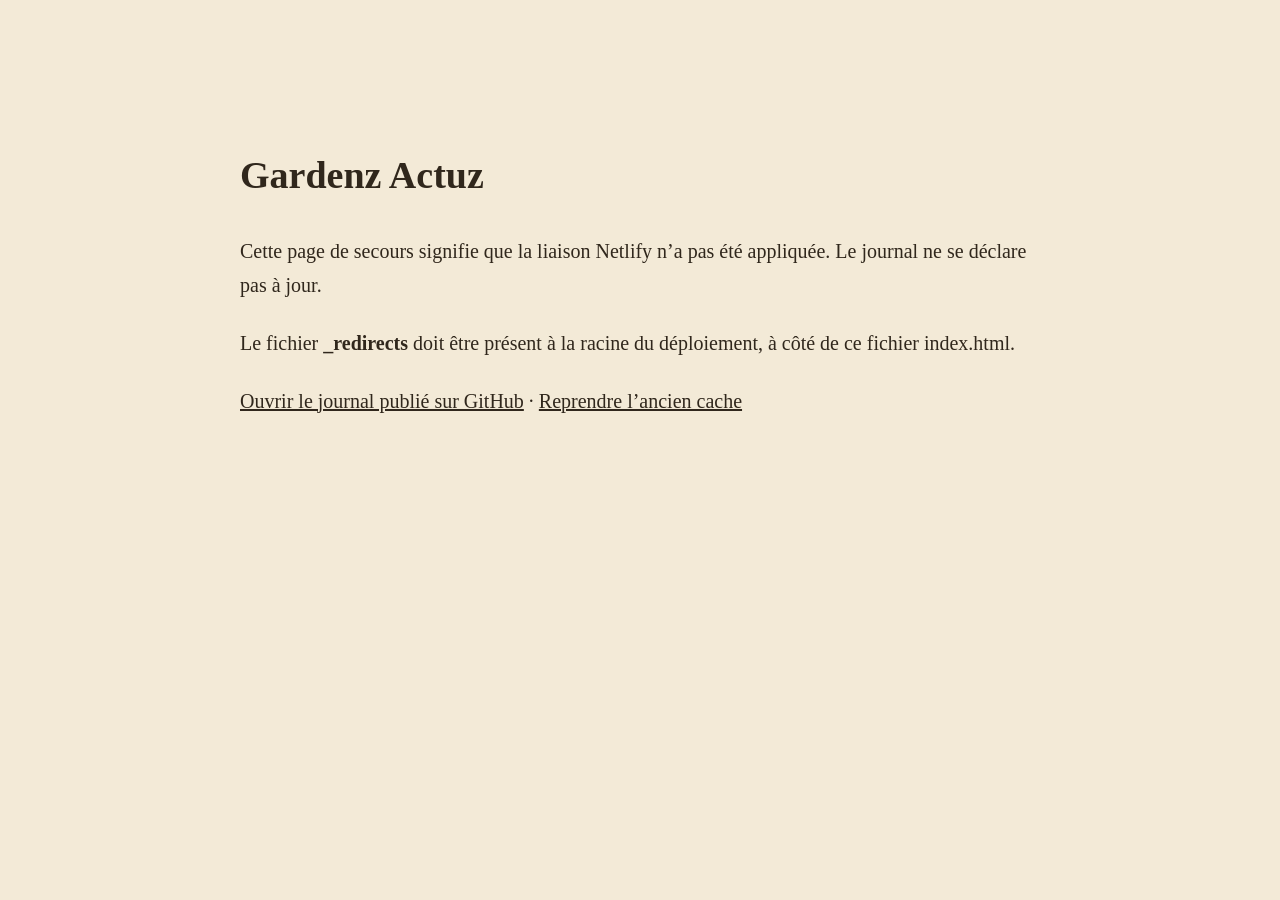
<file: gardenz-actuz-netlify/index.html>
<!doctype html><html lang="fr"><meta charset="utf-8"><meta name="viewport" content="width=device-width,initial-scale=1"><title>Gardenz Actuz — connexion du journal</title><style>body{max-width:800px;margin:10vh auto;padding:28px;background:#f3ead7;color:#30271c;font:20px/1.7 Georgia,serif}h1{font-size:38px}a{color:inherit}p{margin:24px 0}</style><h1>Gardenz Actuz</h1><p>Cette page de secours signifie que la liaison Netlify n’a pas été appliquée. Le journal ne se déclare pas à jour.</p><p>Le fichier <b>_redirects</b> doit être présent à la racine du déploiement, à côté de ce fichier index.html.</p><p><a href="https://republikgarden-a11y.github.io/tradeatlas/gardenz-actuz/">Ouvrir le journal publié sur GitHub</a> · <a href="/reparer-cache.html">Reprendre l’ancien cache</a></p></html>
</file>
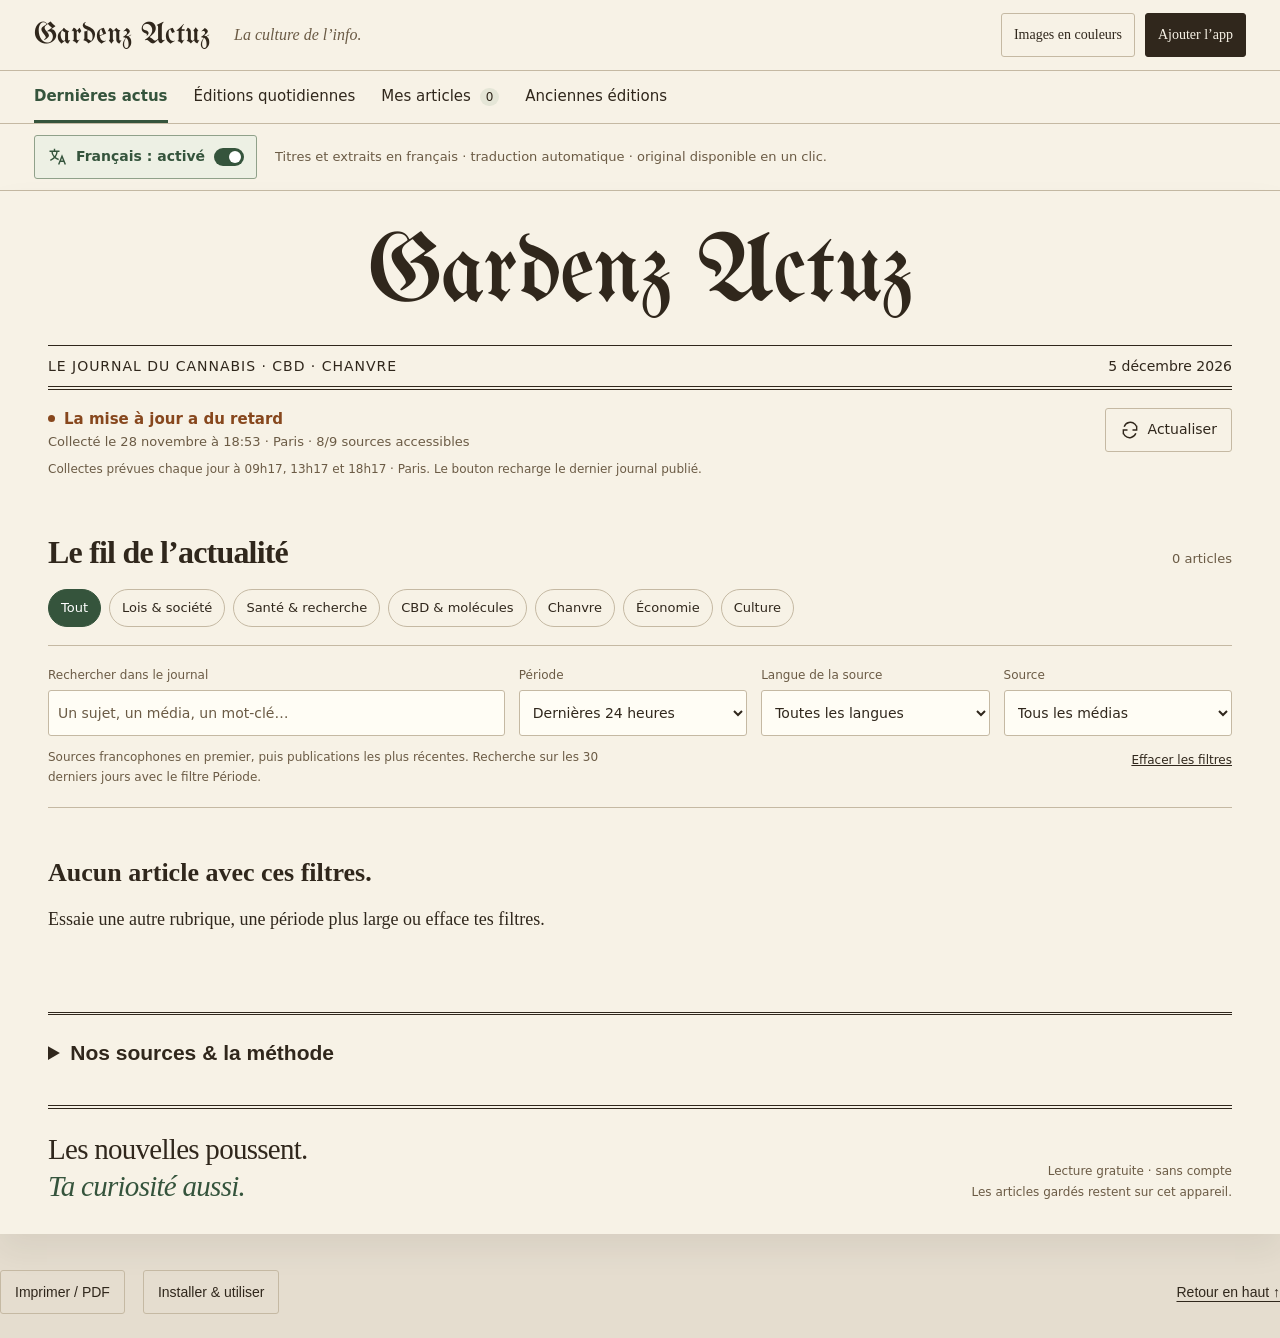
<file: gardenz-actuz/index.html>
<!doctype html>
<html lang="fr">
<head>
  <meta charset="utf-8">
  <meta name="viewport" content="width=device-width,initial-scale=1,viewport-fit=cover">
  <meta name="theme-color" content="#30271c">
  <meta name="description" content="L’actualité cannabis, CBD et chanvre : revue de presse quotidienne, sources, recherche, archives et articles à garder. Gratuit et sans compte.">
  <meta name="apple-mobile-web-app-capable" content="yes">
  <meta name="apple-mobile-web-app-status-bar-style" content="default">
  <title>Gardenz Actuz — À la une</title>
  <link rel="manifest" href="manifest.webmanifest">
  <link rel="icon" type="image/png" href="assets/icon-192.png">
  <link rel="apple-touch-icon" href="assets/icon-180.png">
  <link rel="stylesheet" href="journal.css">
  <link rel="stylesheet" href="app.css">
  <link rel="stylesheet" href="install.css">
  <link rel="stylesheet" href="live.css"><script src="app.js?v=3" defer></script><script src="translation.js?v=1" defer></script><script src="live.js?v=4" defer></script>
</head>
<body>
  <a class="skip" href="#live-panel">Aller au journal</a>
  <header class="appbar" id="top">
    <a class="app-brand" href="./" aria-label="Gardenz Actuz, accueil">Gardenz Actuz</a>
    <span class="app-tagline">La culture de l’info.</span>
    <div class="app-actions">
      <button id="colors" aria-pressed="false" type="button">Images en couleurs</button>
      <button id="install" class="dark" type="button">Installer l’app</button>
    </div>
  </header>
  <nav class="view-tabs" aria-label="Choisir la lecture">
    <button type="button" data-view="live" aria-pressed="true">Dernières actus</button>
    <button type="button" data-view="daily" aria-pressed="false">Éditions quotidiennes</button>
    <button type="button" data-view="saved" aria-pressed="false">Mes articles <span id="saved-count">0</span></button>
    <button type="button" data-view="archives" aria-pressed="false">Anciennes éditions</button>
  </nav>
  <section class="translation-bar" aria-label="Traduction des actualités">
    <button id="translation-toggle" class="translation-toggle" role="switch" aria-checked="true" aria-label="Traduire les articles en français" type="button"><svg viewBox="0 0 24 24" fill="none" stroke="currentColor" stroke-width="1.7" aria-hidden="true"><path d="M3 5h12M9 2v3M6 5c0 5 4 9 8 10M12 5c0 5-4 9-8 11M14 21l4-10 4 10M15.5 17h5"/></svg><span id="translation-toggle-label">Français : activé</span><span class="toggle-track" aria-hidden="true"><span></span></span></button>
    <p id="translation-status" role="status" aria-live="polite">Titres et extraits en français. Un clic pour retrouver l’original.</p>
  </section>
  <main id="live-panel" class="live-wrap" aria-label="Actualités cannabis, CBD et chanvre" tabindex="-1">
    <header class="news-heading">
      <h1>Gardenz Actuz</h1>
      <div class="mastline"><p>Le journal du cannabis · CBD · Chanvre</p><p id="today-label">L’actualité, chaque jour.</p></div>
    </header>
    <div class="live-status"><div><b id="news-status" role="status">Chargement du journal…</b><span id="news-checked">Les dernières publications arrivent.</span></div><button type="button" id="refresh-news"><svg viewBox="0 0 24 24" fill="none" stroke="currentColor" stroke-width="1.7" aria-hidden="true"><path d="M20 7v5h-5M4 17v-5h5M5 8a8 8 0 0 1 13-3l2 3M4 16l2 3a8 8 0 0 0 13-3"/></svg>Actualiser</button></div>
    <p id="refresh-note" class="refresh-note">Collecte automatique chaque jour. Les horaires peuvent varier de quelques minutes.</p>
    <div id="daily-controls" class="daily-controls" hidden><label for="daily-edition">Lire une édition quotidienne<select id="daily-edition"><option value="">Chargement des dates…</option></select></label><p id="daily-description">Chaque journée conserve sa revue de presse.</p></div>
    <div id="frontpage" class="frontpage"><div id="lead-story"><p class="loading-copy">Préparation de la une…</p></div><aside class="briefing" aria-labelledby="briefing-title"><h2 id="briefing-title">À lire ce jour</h2><p class="briefing-note">Un aperçu des titres publiés au cours des dernières 24 heures.</p><ol id="briefing-list"></ol><a class="text-link" href="#all-news">Parcourir le journal <span aria-hidden="true">↓</span></a></aside></div>
    <section id="all-news" class="all-news" aria-labelledby="all-news-title"><div class="section-heading"><h2 id="all-news-title">Le fil de l’actualité</h2><p id="live-count" role="status" aria-live="polite"></p></div>
      <nav id="topic-filters" class="topic-filters" aria-label="Filtrer par rubrique">
        <button type="button" data-topic="" aria-pressed="true">Tout</button><button type="button" data-topic="Lois & société" aria-pressed="false">Lois & société</button><button type="button" data-topic="Santé & recherche" aria-pressed="false">Santé & recherche</button><button type="button" data-topic="CBD & molécules" aria-pressed="false">CBD & molécules</button><button type="button" data-topic="Chanvre" aria-pressed="false">Chanvre</button><button type="button" data-topic="Économie" aria-pressed="false">Économie</button><button type="button" data-topic="Culture" aria-pressed="false">Culture</button>
      </nav>
      <form id="live-form" class="live-tools" role="search">
        <label class="live-search" for="live-query">Rechercher dans le journal<input id="live-query" type="search" placeholder="Un sujet, un média, un mot-clé…" autocomplete="off"></label>
        <label for="live-period">Période<select id="live-period"><option value="24">Dernières 24 heures</option><option value="168">7 derniers jours</option><option value="720">30 derniers jours</option></select></label>
        <label for="live-language">Langue de la source<select id="live-language"><option value="">Toutes les langues</option><option value="fr">Français</option><option value="en">Anglais</option><option value="de">Allemand</option></select></label>
        <label for="live-source">Source<select id="live-source"><option value="">Tous les médias</option></select></label>
      </form>
      <div class="filter-summary"><p id="filter-context">Les sources francophones apparaissent en premier, puis les plus récentes.</p><button id="reset-filters" type="button">Effacer les filtres</button></div>
      <div id="news-list"></div><button id="load-more" type="button" hidden>Afficher plus d’articles</button>
    </section>
    <details class="source-health"><summary>Nos sources & la méthode</summary><p>Cette revue de presse rassemble automatiquement les titres, de courts extraits et les images des articles accessibles. Le français est activé par défaut : les titres et extraits anglais et allemands sont traduits automatiquement. Le bouton « Français » restitue instantanément les textes d’origine. « Lire en français » ouvre la traduction de l’article complet avec Google Traduction dans un nouvel onglet ; « Source originale » ouvre directement l’éditeur. Les rubriques facilitent la navigation ; elles sont attribuées automatiquement.</p><p>Les titres et extraits sont traduits avec des modèles libres exécutés lors de la préparation du journal : <a href="https://huggingface.co/unsloth/Qwen3-4B-Instruct-2507-GGUF" target="_blank" rel="noopener noreferrer">Qwen3-4B-Instruct-2507, version Unsloth (Apache 2.0)</a> pour l’allemand et <a href="https://huggingface.co/Helsinki-NLP/opus-mt-tc-big-en-fr" target="_blank" rel="noopener noreferrer">OPUS-MT de Helsinki-NLP (CC BY 4.0)</a> pour l’anglais, avec une terminologie adaptée à cette revue de presse. Les traductions sont automatiques ; les originaux restent disponibles et font référence.</p><ul id="sources-health"></ul><p>NORML est une organisation militante. Les opinions et les communiqués sont signalés lorsqu’ils sont identifiés dans le flux. Une revue de presse ne vaut pas confirmation indépendante d’une annonce, d’une loi ou d’un résultat médical. Les crédits détaillés des images figurent chez leurs éditeurs.</p><p id="coverage-note">Une panne de source est signalée ; elle conserve les articles déjà disponibles. Les éditions ne sont créées qu’après une collecte réussie au moins en partie.</p></details>
    <div class="journal-close"><p>Les nouvelles poussent.<br><em>Ta curiosité aussi.</em></p><div>Lecture gratuite · sans compte<br>Les articles gardés restent sur cet appareil.</div></div>
    <noscript><p>Active JavaScript pour lire les nouvelles et rechercher dans les éditions.</p></noscript>
  </main>
<div id="archive-panel" hidden><div class="archive-context"><p>Les anciennes éditions rédigées sont conservées ici. Pour la revue de presse actualisée automatiquement, ouvre « Dernières actus » ou « Éditions quotidiennes ».</p></div>
  <section class="kiosk" aria-labelledby="kiosk-title">
    <div class="kiosk-heading"><div><p class="kicker">Le journal & ses archives</p><h2 id="kiosk-title">À chaque date, son édition.</h2></div><p id="archive-count" class="quiet">Chargement des archives…</p></div>
    <nav class="edition-nav" aria-label="Choisir une édition">
      <button id="previous" type="button" disabled aria-label="Édition précédente">← <span>Précédente</span></button>
      <label class="edition-choice" for="edition-select"><span>Édition à lire</span><select id="edition-select" disabled><option>Chargement…</option></select></label>
      <button id="next" type="button" disabled aria-label="Édition suivante"><span>Suivante</span> →</button>
      <button id="latest" type="button" disabled>La dernière</button>
    </nav>
    <form id="search-form" role="search" class="search-form">
      <label class="search-field" for="query"><span>Rechercher dans toutes les éditions</span><input id="query" name="q" type="search" placeholder="CBD, Allemagne, 02/11/2026…" autocomplete="off"></label>
      <label class="date-field" for="date-filter"><span>Limiter à une date d’édition</span><input id="date-filter" name="jour" type="date"></label>
      <button type="submit" class="dark">Rechercher</button>
    </form>
    <div class="kiosk-foot"><p>Par mot-clé ou date, dans les articles et les brèves archivés.</p><span id="connection" role="status" aria-live="polite">Connexion en cours</span></div>
    <div class="sync-row"><p id="sync-status" role="status" aria-live="polite">Vérification des éditions…</p><button id="refresh-editions" type="button">Vérifier les nouveautés</button></div>
  </section>
  <aside id="update" class="notice" hidden>Une nouvelle version est disponible. <button id="reload" type="button">Actualiser</button></aside>
  <aside id="new-edition" class="notice" hidden><span id="new-edition-label"></span> <button id="read-new-edition" type="button">Lire la dernière édition</button></aside>
  <main id="content" tabindex="-1">
    <section id="results" class="paper" aria-labelledby="results-title" hidden>
      <div class="results-heading"><div><p class="kicker">Dans les archives</p><h1 id="results-title">Résultats</h1><p id="results-count" role="status" aria-live="polite"></p></div><button id="reset-search" type="button">Revenir au journal</button></div>
      <div id="result-list"></div>
    </section>
    <section id="edition" class="paper" aria-label="Journal sélectionné"><p class="summary">Le journal arrive…</p></section>
    <noscript><p class="notice">Active JavaScript pour parcourir les éditions et utiliser la recherche.</p></noscript>
  </main>
</div>
  <footer class="app-footer"><button id="print" type="button">Imprimer / PDF</button><button id="help" type="button">Installer & utiliser</button><a href="#top">Retour en haut ↑</a></footer>
  <aside id="install-dock" class="install-dock" aria-label="Ajouter Gardenz Actuz à ton téléphone" hidden>
    <span class="dock-monogram" aria-hidden="true">GA</span><div class="dock-copy"><b>Ton journal en une icône</b><span>Sur ton écran d’accueil</span></div>
    <button id="install-mobile" class="dark" type="button">Ajouter l’app</button>
  </aside>
  <dialog id="install-dialog" aria-labelledby="install-title">
    <div class="dialog-top"><p class="kicker">Gardenz Actuz · Ton application</p><button id="close-dialog" type="button" aria-label="Fermer l’aide">Fermer ×</button></div>
    <h2 id="install-title">Ton journal sur l’écran d’accueil.</h2>
    <p id="install-intro">Retrouve Gardenz Actuz parmi tes applications.</p>
    <p id="installed-message" class="installation-ok" hidden>Tu utilises déjà l’application installée. Bonne lecture !</p>
    <section id="install-native" class="install-guide" hidden>
      <p>Appuie sur le bouton, puis confirme dans la fenêtre de ton navigateur.</p>
      <button id="install-now" class="dark install-wide" type="button">Installer maintenant</button>
    </section>
    <section id="install-ios" class="install-guide" hidden>
      <ol class="install-steps">
        <li><span class="step-number">1</span><div><b>Appuie sur Partager</b><p>Le carré avec une flèche vers le haut.</p></div><svg class="step-icon" viewBox="0 0 40 40" fill="none" stroke="currentColor" stroke-width="2.5" aria-hidden="true"><path d="M14 16H8v20h24V16h-6M20 26V3m-7 7 7-7 7 7"/></svg></li>
        <li><span class="step-number">2</span><div><b>Choisis « Sur l’écran d’accueil »</b><p>Dans la liste des actions.</p></div><svg class="step-icon" viewBox="0 0 40 40" fill="none" stroke="currentColor" stroke-width="2.5" aria-hidden="true"><rect x="6" y="6" width="28" height="28" rx="3"/><path d="M20 12v16M12 20h16"/></svg></li>
        <li><span class="step-number">3</span><div><b>Confirme avec « Ajouter »</b><p>Active « Ouvrir comme app web » si cette option est proposée.</p></div></li>
      </ol>
      <p class="installation-note">Si Partager est masqué, ouvre le menu « … » du navigateur.</p>
    </section>
    <section id="install-android" class="install-guide" hidden>
      <ol class="install-steps">
        <li><span class="step-number">1</span><div><b>Ouvre le menu ⋮ de Chrome</b><p>Il se trouve dans la barre du navigateur.</p></div></li>
        <li><span class="step-number">2</span><div><b>Choisis « Installer l’application »</b><p>Selon ton navigateur, l’option peut s’appeler « Ajouter à l’écran d’accueil ». Confirme ensuite l’ajout.</p></div></li>
      </ol>
      <p class="installation-note">Quand le navigateur propose l’installation directe, le bouton du site ouvre la confirmation automatiquement.</p>
    </section>
    <section id="install-desktop" class="install-guide" hidden>
      <p><b>Chrome / Edge :</b> utilise l’icône d’installation dans la barre d’adresse, ou le menu du navigateur → Installer Gardenz Actuz.</p>
      <p><b>Safari sur Mac :</b> Fichier → Ajouter au Dock.</p>
    </section>
    <section id="install-embedded" class="install-guide" hidden>
      <p>Ce navigateur intégré ne permet pas toujours l’installation. Ouvre le menu de cette fenêtre et choisis <b>Ouvrir dans Safari</b> ou <b>Ouvrir dans Chrome</b>.</p>
      <p>Tu peux aussi copier l’adresse ci-dessous et l’ouvrir dans ton navigateur habituel.</p>
      <label class="copy-label" for="site-address">Adresse de ton journal</label><input id="site-address" type="url" readonly>
      <button id="copy-address" type="button">Copier le lien</button><p id="copy-feedback" class="quiet" role="status" aria-live="polite"></p>
    </section>
    <p id="install-no-settings" class="installation-reassurance">Tout se passe depuis le site et ton navigateur. Aucun réglage du téléphone à modifier.</p>
    <details class="install-more"><summary>Archives et lecture hors connexion</summary><p>Après le premier chargement complet, les éditions incluses sont consultables hors connexion. Les liens vers les médias demandent une connexion.</p><p class="quiet">L’application vérifie les éditions publiées à l’ouverture, au retour dans l’application et toutes les cinq minutes pendant sa lecture. Sans réseau, elle conserve les archives déjà téléchargées et l’indique.</p></details>
  </dialog>
</body>
</html>
</file>
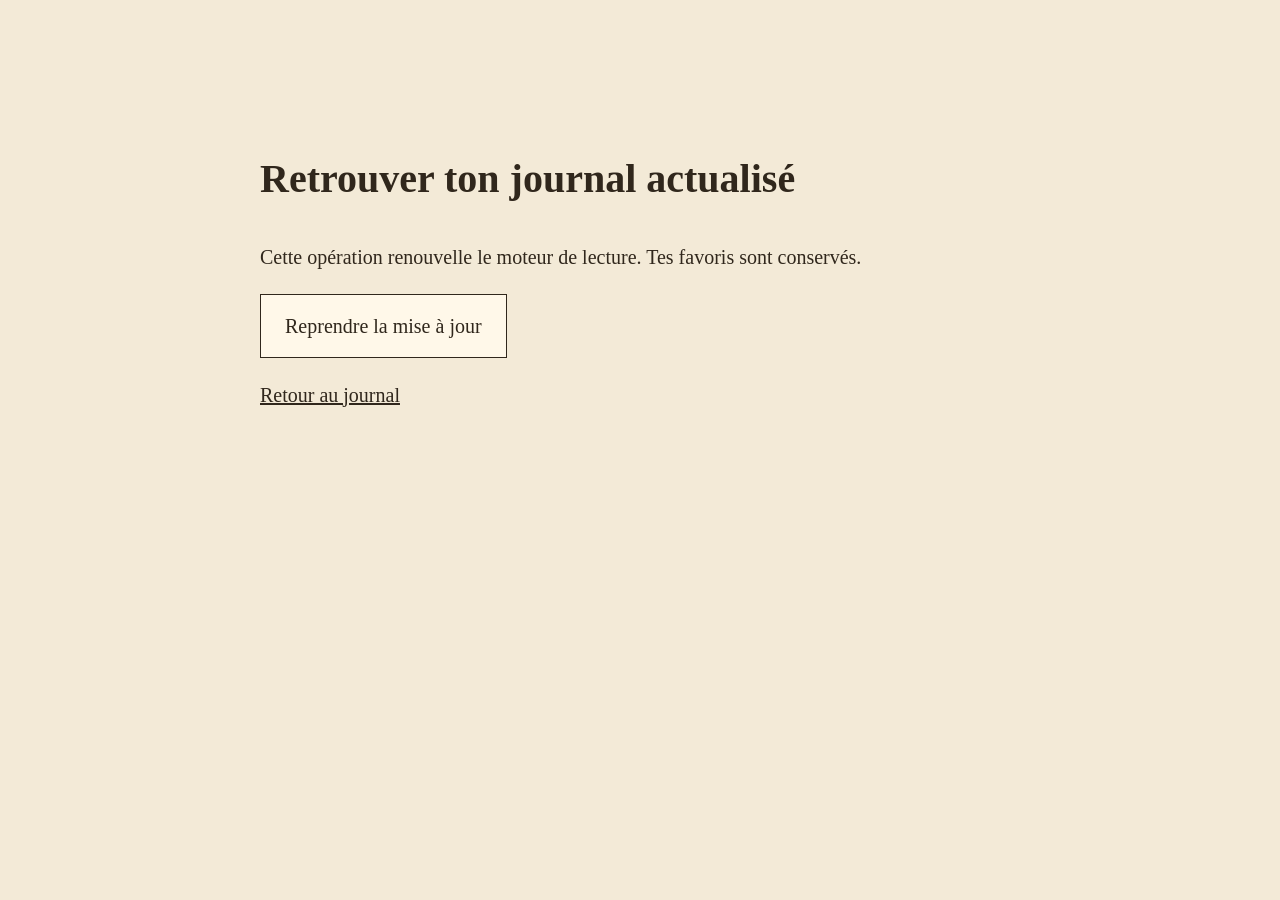
<file: gardenz-actuz-netlify/reparer-cache.html>
<!doctype html><html lang="fr"><meta charset="utf-8"><meta name="viewport" content="width=device-width,initial-scale=1"><meta name="robots" content="noindex"><title>Gardenz Actuz — reprise du journal</title><style>body{max-width:760px;margin:10vh auto;padding:28px;background:#f3ead7;color:#30271c;font:20px/1.7 Georgia,serif}button,a{font:inherit;color:inherit}button{padding:14px 24px;border:1px solid #30271c;background:#fff8e9;cursor:pointer}</style><h1>Retrouver ton journal actualisé</h1><p id="status" role="status">Cette opération renouvelle le moteur de lecture. Tes favoris sont conservés.</p><button id="repair">Reprendre la mise à jour</button><p><a href="/">Retour au journal</a></p><script>
const status=document.getElementById('status'),button=document.getElementById('repair');
button.addEventListener('click',async()=>{
 button.disabled=true;
 if(!('serviceWorker' in navigator)){location.assign('/');return;}
 status.textContent='Connexion à la nouvelle version…';
 try{
  navigator.serviceWorker.addEventListener('controllerchange',()=>location.assign('/'),{once:true});
  const registration=await navigator.serviceWorker.register('/sw.js',{updateViaCache:'none'});
  await registration.update();
  status.textContent='Nouvelle version demandée. Si le journal ne s’ouvre pas automatiquement, utilise « Retour au journal ».';
 }catch{status.textContent='La reprise n’a pas abouti. Vérifie la publication du ZIP et ta connexion, puis réessaie.';button.disabled=false;}
});
</script></html>
</file>
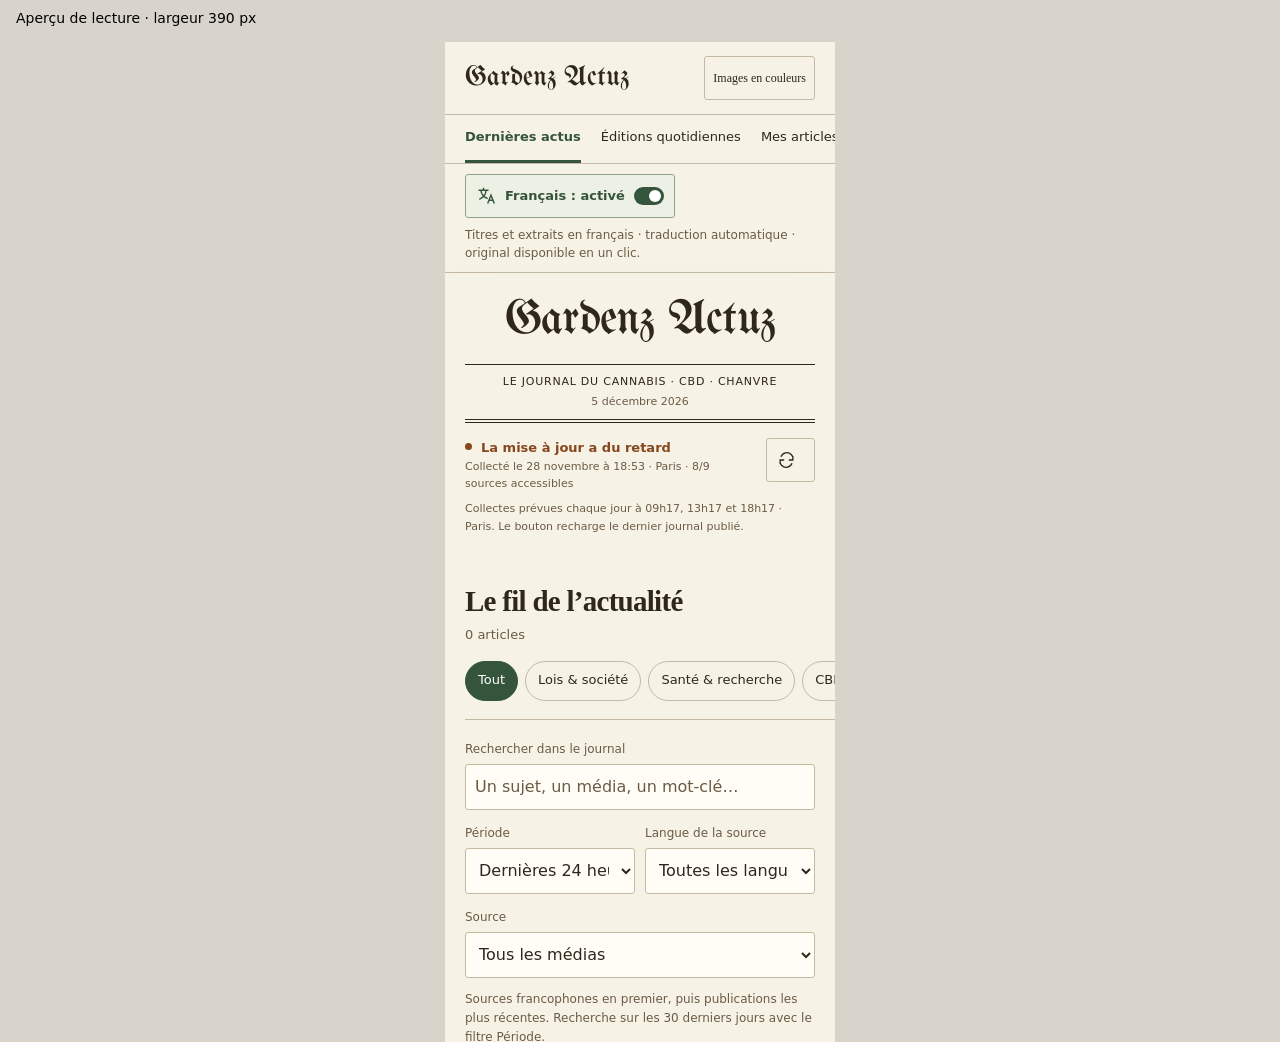
<file: gardenz-actuz/tests/responsive.html>
<!doctype html><html lang="fr"><meta charset="utf-8"><meta name="viewport" content="width=device-width,initial-scale=1"><title>Gardenz Actuz — aperçu mobile</title><style>body{margin:0;background:#d8d4cb;font:14px system-ui}header{height:42px;padding:10px 16px;box-sizing:border-box}iframe{display:block;border:0;width:390px;height:1000px;margin:auto;background:#f7f2e6}</style><header>Aperçu de lecture · largeur 390 px</header><iframe src="../" title="Gardenz Actuz en vue mobile"></iframe></html>
</file>
<file: gardenz-actuz/journal.css>
@font-face{font-family:Fraktur;src:url(assets/fraktur.ttf) format("truetype");font-display:swap}*{box-sizing:border-box}:root{--ink:#382719;--paper:#edddba;--line:#9d835b}html{scroll-behavior:smooth}body{margin:0;color:var(--ink);background:#f7f2e8;font-family:Georgia,'Times New Roman',serif}.toolbar{max-width:1130px;margin:22px auto 14px;display:flex;justify-content:space-between;align-items:center;padding:0 20px;font:12px Arial,sans-serif;gap:14px;flex-wrap:wrap}.actions{display:flex;gap:8px}button{font:inherit;cursor:pointer;color:inherit;background:transparent;border:1px solid var(--line);padding:9px 13px}.paper{max-width:1090px;margin:0 auto 40px;padding:36px 52px;background:var(--paper);background-image:radial-gradient(ellipse at 5% 80%,#b0883b14,transparent 50%),linear-gradient(95deg,#a68b5122,transparent 5%,transparent 96%,#a68b5122);box-shadow:3px 7px 20px #46321626;border:1px solid #d0b884}.masthead{text-align:center}.masthead h1{font:normal clamp(52px,8vw,92px)/1.05 Fraktur,Georgia,serif;letter-spacing:-2px;margin:0 0 13px}.motto{text-transform:uppercase;letter-spacing:3px;font-size:12px;margin:0 0 20px}.folio{display:flex;justify-content:space-between;border-top:4px double var(--ink);border-bottom:1px solid var(--ink);padding:11px 0;font:11px Arial,sans-serif;gap:12px;flex-wrap:wrap}.intro{padding:30px 0 24px}.eyebrow{font:11px Arial,sans-serif;letter-spacing:1.8px;text-transform:uppercase}.intro h2{font-size:44px;line-height:1.06;letter-spacing:-1px;margin:12px 0}.intro>p{font-size:18px;line-height:1.55;margin:0;max-width:690px}.quick{display:grid;grid-template-columns:repeat(3,1fr);gap:24px;border-top:1px solid var(--line);border-bottom:4px double var(--ink);padding:22px 0}.quick a{color:inherit;text-decoration:none;font-size:16px;line-height:1.5}.quick a+a{border-left:1px solid var(--line);padding-left:24px}.quick b{display:block;font:11px Arial,sans-serif;text-transform:uppercase;letter-spacing:1px;margin-bottom:6px}.quick a:hover{text-decoration:underline}.story{padding:30px 0;border-bottom:1px solid var(--line);scroll-margin-top:20px}.story-number{font:12px Arial,sans-serif;text-transform:uppercase;letter-spacing:1.7px;margin-bottom:17px}.row{display:grid;grid-template-columns:1fr 1.08fr;gap:30px;align-items:start}.visual{min-width:0}figure{margin:0}figure>a{display:block;border:4px double #776040;overflow:hidden;background:#d5c099}img{display:block;width:100%;height:auto;aspect-ratio:16/10;object-fit:cover;filter:grayscale(1) sepia(.72) contrast(1.08);mix-blend-mode:multiply}.original img{filter:none;mix-blend-mode:normal}.flyer{object-position:top}figcaption{font:11px/1.5 Arial,sans-serif;margin-top:8px;color:#67513b}a{color:inherit}h2{font-size:32px;line-height:1.12;letter-spacing:-.6px;margin:9px 0 13px}.date{font:12px Arial,sans-serif}.status{display:inline-block;font:11px/1.4 Arial,sans-serif;text-transform:uppercase;letter-spacing:.4px;border-top:1px solid var(--line);border-bottom:1px solid var(--line);padding:6px 0}.summary{font-size:18px;line-height:1.6;margin:17px 0}.nuance{border-left:3px solid #806443;padding:0 0 0 15px}.nuance>b{font:700 11px Arial,sans-serif;text-transform:uppercase;letter-spacing:.6px}.nuance p{font-size:15px;line-height:1.6;margin:7px 0 0}details{margin-top:16px}summary{cursor:pointer;font:700 12px Arial,sans-serif;padding:8px 0}.links{display:grid;gap:10px;font:13px/1.5 Arial,sans-serif;padding:9px 0}.editorial{border:4px double var(--ink);padding:25px;margin-top:30px}.editorial h2{font-size:29px;margin-top:10px}.editorial p{font-size:17px;line-height:1.65;margin:0}.method{font:12px/1.7 Arial,sans-serif;margin:25px 0 0;color:#65503b}.bottom{border-top:3px double var(--ink);display:flex;justify-content:space-between;margin-top:22px;padding-top:12px;font:10px Arial,sans-serif;text-transform:uppercase;letter-spacing:1px;gap:15px}a:focus-visible,summary:focus-visible,button:focus-visible{outline:2px solid var(--ink);outline-offset:4px}
@media(max-width:760px){.paper{margin:0 12px 25px;padding:26px 24px}.row{grid-template-columns:1fr;gap:20px}img{aspect-ratio:16/9}.intro h2{font-size:36px}.quick{gap:14px}.quick a+a{padding-left:14px}.quick a{font-size:14px}.story{padding:25px 0}.masthead h1{font-size:66px}h2{font-size:30px}.summary{font-size:18px}.motto{font-size:10px;letter-spacing:1.5px}}
@media(max-width:440px){.paper{padding:24px 19px}.quick{grid-template-columns:1fr;padding:17px 0}.quick a+a{padding:12px 0 0;border-left:0;border-top:1px solid var(--line)}.quick a{font-size:16px}.masthead h1{font-size:54px}.motto{font-size:9px;letter-spacing:1px}.intro h2{font-size:32px}.folio{font-size:10px}.toolbar{padding:0 16px}.toolbar>span{font-size:10px}.editorial{padding:19px}.bottom{flex-wrap:wrap}.nuance p{font-size:16px}}
@media print{@page{size:A4;margin:12mm}.toolbar{display:none}body{background:white}.paper{box-shadow:none;border:0;margin:0;padding:0;max-width:none;print-color-adjust:exact;-webkit-print-color-adjust:exact}.story{break-inside:avoid}.row{grid-template-columns:1fr 1.08fr}.summary{font-size:13px}.nuance p{font-size:11px}h2{font-size:23px}.intro h2{font-size:30px}.masthead h1{font-size:58px}.quick a{font-size:12px}.links{font-size:10px}details{display:block}.editorial{break-inside:avoid}img{aspect-ratio:16/10}}

.nuance p{font-size:18px;line-height:1.6}.editorial p{font-size:18px;line-height:1.6}.story.noimage .row{grid-template-columns:1fr}.story.noimage .copy{max-width:850px}.visual img.poster{height:auto;aspect-ratio:auto;object-fit:contain}.method{font-size:14px;line-height:1.6}.quick{grid-template-columns:1fr 1fr 1fr}.quick a{font-size:18px}.quick b{font-size:12px}.date,.story-number{font-size:13px}.no-visual{font:13px/1.6 Arial,sans-serif;color:#715b42;margin-top:15px}.scope{font-size:16px;line-height:1.6;padding:14px 0;border-bottom:1px solid var(--line)}@media(max-width:760px){.quick{grid-template-columns:1fr}.quick a+a{border-left:0;border-top:1px solid var(--line);padding:12px 0 0}.quick a{font-size:18px}}@media print{.nuance p{font-size:12px}.method{font-size:10px}.quick a{font-size:12px}.visual img.poster{max-height:420px;width:auto;max-width:100%;margin:auto}.story{break-inside:auto}.copy h2{break-after:avoid}}
/* Lisibilité Gardenz Actuz, édition du 9 novembre */

*{box-sizing:border-box}body{font-size:18px;line-height:1.6}.paper{width:calc(100% - 36px);max-width:1090px;margin:25px auto;padding:42px 44px}.masthead h1{font-family:Fraktur,serif}.intro h2,h2,.editorial h2{font-size:32px;line-height:1.25;letter-spacing:0}.intro>p{max-width:none;font-size:18px;line-height:1.6}.row{grid-template-columns:1fr 1fr;gap:30px}.story{padding:40px 0}.quick{grid-template-columns:1fr;gap:14px}.quick a{font-size:18px;line-height:1.6}.quick a+a{border-left:0;border-top:1px solid #aa9270;padding:14px 0 0}#archive-panel .quick b,#archive-panel .eyebrow,#archive-panel .date,#archive-panel .status,#archive-panel .story-number,#archive-panel .motto,#archive-panel .folio,#archive-panel figcaption,#archive-panel .links,#archive-panel summary,#archive-panel .method,#archive-panel .bottom,#archive-panel .nuance>b,#archive-panel .toolbar,#archive-panel .toolbar>span{font-size:18px!important;line-height:1.6!important}#archive-panel .summary,#archive-panel .nuance p,#archive-panel .editorial p,#archive-panel .scope,#archive-panel p,#archive-panel li{font-size:18px!important;line-height:1.6!important}.visual>a{border:0;background:none}.visual img{aspect-ratio:16/10;object-fit:cover;filter:grayscale(1) sepia(.75) contrast(1.15);mix-blend-mode:normal}.original .visual img{filter:none}.visual img.poster{aspect-ratio:auto;height:auto;object-fit:contain}.method h2{font-size:30px}.method p{margin:20px 0}.editorial{margin-top:36px;padding:26px}.editorial p+p{margin-top:18px}.section-heading{margin-top:34px}.links a{overflow-wrap:anywhere}.motto{letter-spacing:1px}.folio{gap:12px}.toolbar{max-width:1090px;margin:auto}.toolbar button{font-size:18px;padding:10px 16px}.scope{padding:20px 0}.masthead h1{font-size:88px} @media(max-width:760px){.paper{width:100%;margin:0;padding:24px 20px}.row{grid-template-columns:1fr}.masthead h1{font-size:58px}.intro h2,h2,.editorial h2{font-size:30px}.editorial{padding:20px}.toolbar{padding:12px 20px}.folio{display:block}.visual img{aspect-ratio:16/10}}
</file>
<file: gardenz-actuz/app.css>
:root{--ink:#382719;--paper:#edddba;--line:#9d835b;--surface:#f7f2e8}body{font-size:18px;line-height:1.6}button,input,select{font:inherit}button{min-height:46px;border-radius:4px;padding:9px 15px;background:#f7f2e8;line-height:1.4}button:hover:not(:disabled){background:#e4d0aa}button:disabled{opacity:.38;cursor:default}.dark{background:var(--ink);color:#fff8ea;border-color:var(--ink)}.dark:hover:not(:disabled){background:#5e432c}input,select{min-height:50px;width:100%;border:1px solid var(--line);border-radius:4px;padding:10px 12px;background:#fffaf0;color:var(--ink);min-width:0}input:focus-visible,select:focus-visible{outline:3px solid #806443;outline-offset:3px}a,button,input,select{-webkit-tap-highlight-color:#9d835b33}.appbar{max-width:1090px;margin:20px auto;display:flex;justify-content:space-between;align-items:center;gap:15px}.app-brand{display:flex;align-items:center;gap:13px;text-decoration:none;font:42px/1 Fraktur,Georgia,serif}.app-brand span{font:14px/1.45 Arial,sans-serif;letter-spacing:.3px}.app-actions{display:flex;gap:10px;flex-wrap:wrap}.app-actions button{font-size:15px}.kiosk{max-width:1090px;margin:0 auto 25px;background:#eee3ce;padding:26px 30px;border:1px solid #c8b28f;border-top:4px double var(--ink);box-shadow:2px 4px 12px #46321612}.kiosk-heading{display:flex;justify-content:space-between;align-items:end;gap:18px}.kicker{font:13px/1.5 Arial,sans-serif;letter-spacing:1.6px;text-transform:uppercase;margin:0 0 8px}.kiosk h2{font-size:30px;line-height:1.2;margin:0;letter-spacing:-.5px}.quiet{font:14px/1.65 Arial,sans-serif;color:#65503b}.edition-nav{display:flex;gap:12px;align-items:end;padding:24px 0;border-bottom:1px solid #bca17c}.edition-nav>button{font-size:15px;white-space:nowrap}.edition-choice{flex:1;min-width:0}.edition-choice span,.search-form label>span{display:block;font:14px/1.5 Arial,sans-serif;margin:0 0 7px}.edition-choice select{font-size:18px}.search-form{display:grid;grid-template-columns:minmax(0,1fr) 230px auto;gap:14px;align-items:end;padding-top:22px}.search-form>button{min-height:50px;font-size:16px}.kiosk-foot{display:flex;justify-content:space-between;gap:12px;margin-top:14px;font:13px/1.6 Arial,sans-serif;color:#65503b}.kiosk-foot p{margin:0}.kiosk-foot span{white-space:nowrap}.notice{max-width:1090px;margin:16px auto;padding:18px;background:#edddba;border:1px solid var(--line)}.notice button{margin-left:12px}.results-heading{display:flex;justify-content:space-between;gap:18px;align-items:center;border-bottom:4px double var(--ink);padding-bottom:22px}.results-heading h1{font-size:34px;line-height:1.2;margin:0}.results-heading p{margin:7px 0}.results-heading button{font-size:15px}.result-card{display:grid;grid-template-columns:220px minmax(0,1fr);gap:26px;padding:28px 0;border-bottom:1px solid var(--line)}.result-card.no-image{grid-template-columns:1fr}.result-card img{width:100%;aspect-ratio:4/3;object-fit:cover}.result-card h2{font-size:30px;line-height:1.2;margin:10px 0}.result-card p{font-size:18px;line-height:1.6;margin:12px 0}.result-meta{font:14px/1.6 Arial,sans-serif}.result-link{font-weight:bold;text-underline-offset:4px}.result-card .result-source{font:14px/1.6 Arial,sans-serif;color:#65503b}.empty-state{padding:40px 0}.empty-state h2{font-size:30px}.app-footer{max-width:1090px;margin:0 auto 32px;display:flex;gap:14px;align-items:center;flex-wrap:wrap;font:14px/1.6 Arial,sans-serif}.app-footer a{margin-left:auto}dialog{max-width:650px;width:calc(100% - 28px);max-height:90dvh;overflow:auto;border:4px double var(--ink);padding:28px;background:var(--surface);color:var(--ink);box-shadow:0 20px 70px #38271955}dialog::backdrop{background:#20150999}.dialog-top{display:flex;gap:15px;justify-content:space-between;align-items:start}.dialog-top button{font-size:14px}.dialog-top .kicker{max-width:260px}dialog h2{font-size:32px;line-height:1.2}dialog p{font-size:18px;line-height:1.6}dialog .quiet{font-size:15px}.skip{position:absolute;left:12px;top:-90px;background:var(--ink);color:white;padding:12px;z-index:4}.skip:focus{top:12px}[hidden]{display:none!important}#edition:empty{display:none}.paper .motto{font-size:13px}.paper .folio{font-size:13px}.paper .eyebrow,.paper .status,.paper .nuance>b{font-size:13px}.paper figcaption{font-size:13px;line-height:1.6}.paper summary{font-size:15px}.paper .links{font-size:15px;line-height:1.6}.paper .scope,.paper .intro>p,.paper .summary,.paper .nuance p,.paper .editorial p,.paper .quick a{font-size:18px;line-height:1.6}.paper .intro h2{font-size:34px;line-height:1.2}.paper .copy h2,.paper .editorial h2{font-size:32px;line-height:1.2}.paper .visual img.poster,.paper .visual img.flyer{width:100%;height:auto;aspect-ratio:auto;object-fit:contain;object-position:top}.paper .method{font-size:15px;line-height:1.6}.paper .bottom{font-size:12px}.paper .story{scroll-margin-top:18px}.paper :target{outline:2px solid #9d835b;outline-offset:10px}.paper a{overflow-wrap:anywhere}html{scroll-padding-top:18px}@media(min-width:761px){.paper .row{grid-template-columns:1fr 1fr}.paper .visual{position:sticky;top:20px}}@media(max-width:1140px){.appbar,.kiosk,.app-footer,.notice{margin-left:20px;margin-right:20px}.paper{margin-left:20px;margin-right:20px}}@media(max-width:760px){.kiosk{padding:22px}.kiosk-heading{display:block}.kiosk-heading .quiet{margin:10px 0 0}.search-form{grid-template-columns:minmax(0,1fr) auto}.search-field{grid-column:1/-1}.date-field{min-width:0}.search-form input{font-size:18px}.kiosk-foot{display:block}.kiosk-foot span{display:block;margin-top:9px;white-space:normal}.edition-nav{gap:8px;flex-wrap:wrap}.edition-choice{order:-1;flex-basis:100%;margin-bottom:4px}.edition-nav>button{flex:1;padding:8px;font-size:14px}.appbar{align-items:start}.app-brand{font-size:36px}.app-brand span{font-size:12px}.app-actions{justify-content:flex-end;gap:6px}.app-actions button{font-size:13px;padding:8px 10px;min-height:44px}.paper{padding:26px}.result-card{grid-template-columns:150px minmax(0,1fr);gap:18px}.result-card h2{font-size:28px}.results-heading{display:block}.results-heading button{margin-top:12px}.paper .copy h2,.paper .editorial h2{font-size:30px}.paper .masthead h1{font-size:clamp(44px,10vw,66px);letter-spacing:-1px}.app-footer a{margin-left:0}}@media(max-width:480px){.appbar,.kiosk,.app-footer,.notice,.paper{margin-left:12px;margin-right:12px}.appbar{gap:8px;align-items:center}.app-brand span{display:none}.app-actions button{font-size:12px}.kiosk{padding:20px 16px}.kiosk h2{font-size:28px}.search-form{grid-template-columns:1fr}.search-form>button{width:100%}.date-field{width:100%}.result-card{grid-template-columns:1fr}.result-card img{aspect-ratio:16/9}.paper{padding:25px 20px}.paper .masthead h1{font-size:clamp(38px,10vw,54px)}.paper .motto{font-size:11px;letter-spacing:1.2px}.paper .folio{font-size:12px}.paper .intro h2{font-size:32px}.app-footer button{font-size:13px}dialog{padding:20px}.dialog-top .kicker{font-size:11px}}@media(prefers-reduced-motion:reduce){html{scroll-behavior:auto}}@media(display-mode:standalone){.appbar{padding-top:env(safe-area-inset-top)}.app-footer{padding-bottom:env(safe-area-inset-bottom)}}@media print{.appbar,.kiosk,.app-footer,.notice,dialog,.skip{display:none!important}.paper{margin:0;padding:0;box-shadow:none;border:0}.paper .visual{position:static}.paper .summary,.paper .nuance p{font-size:13px}.paper .copy h2{font-size:24px}.paper .row{grid-template-columns:1fr 1fr}.paper :target{outline:0}}

/* Lecture verticale commune à toutes les éditions, y compris les archives importées. */
body{font-size:18px;line-height:1.6}
.paper,.kiosk,.appbar,.app-footer{max-width:1090px}
#edition .row{display:grid;grid-template-columns:minmax(0,1fr) minmax(0,1fr);gap:32px;align-items:start}
#edition .row.noimage,#edition .story.noimage .row{grid-template-columns:1fr}
#edition .copy{min-width:0}
#edition h2,#edition h3,#edition .intro h2,#edition .editorial h2{font-size:32px;line-height:1.3}
#edition p,#edition .summary,#edition .intro>p,#edition .nuance p,#edition .editorial p,#edition .method,#edition .links,#edition summary,#edition .date,#edition .status,#edition .story-number,#edition .eyebrow,#edition .quick a,#edition .quick b,#edition figcaption,#edition .folio,#edition .motto,#edition .bottom,#edition .no-visual,#edition .nuance>b{font-size:18px;line-height:1.6}
#edition .quick{display:block}
#edition .quick a{display:block;padding:14px 0}
#edition .quick a+a{border-left:0;border-top:1px solid var(--line);padding-left:0}
#edition .story{padding:40px 0}
#edition figure{margin:0;min-width:0}
#edition figure>a{border:0;background:transparent}
#edition img{width:100%;height:auto;aspect-ratio:3/2;object-fit:cover;filter:grayscale(1) sepia(.72) contrast(1.12);mix-blend-mode:multiply}
#edition img.document,#edition img.poster{aspect-ratio:auto;object-fit:contain;height:auto}
body.original #edition img{filter:none;mix-blend-mode:normal}
#edition figcaption{margin-top:12px;font-family:Georgia,serif}
#edition .editorial{padding:28px;margin-top:36px}
#edition a{overflow-wrap:anywhere}
.sync-row{display:flex;gap:18px;align-items:center;justify-content:space-between;flex-wrap:wrap;border-top:1px solid #9d835b88;padding-top:16px;margin-top:16px}
.sync-row p{flex:1 1 360px;margin:0;font-size:18px;line-height:1.6}
#new-edition{margin:18px auto;max-width:1090px;padding:20px}
button,input,select{font-size:18px;min-height:46px}
@media(max-width:760px){#edition .row{grid-template-columns:1fr;gap:24px}#edition h2,#edition h3,#edition .intro h2,#edition .editorial h2{font-size:30px}#edition .masthead h1{font-size:clamp(43px,10vw,68px)}#edition .editorial{padding:20px}.sync-row button{width:100%}}
</file>
<file: gardenz-actuz/install.css>
.install-dock{display:none}.install-steps{list-style:none;padding:0;margin:24px 0}.install-steps li{display:flex;gap:14px;align-items:start;padding:18px 0;border-bottom:1px solid #c8b28f}.install-steps li:first-child{border-top:1px solid #c8b28f}.step-number{width:32px;height:32px;flex:0 0 32px;background:var(--ink);color:#fff8ea;border-radius:50%;text-align:center;font:700 16px/32px Arial,sans-serif}.install-steps li>div{flex:1;min-width:0}.install-steps b{font-size:19px;line-height:1.5}.install-steps p{font-size:18px;line-height:1.6;margin:6px 0 0}.step-icon{width:30px;height:38px;flex:0 0 30px;color:#654b32}.plus-icon{font:36px/38px Arial,sans-serif}.installation-reassurance{border-left:3px solid var(--line);padding:0 0 0 14px;font-size:16px!important;line-height:1.6}.installation-note{font-size:15px!important;line-height:1.6!important;color:#65503b}.install-wide{width:100%;margin:10px 0;min-height:54px;font-size:19px}.install-more{border-top:4px double var(--line);padding-top:10px;margin-top:24px}.install-more summary{font:15px/1.6 Arial,sans-serif}.install-more p{font-size:16px}.installation-ok{padding:16px;background:#edddba;border:1px solid var(--line)}.copy-label{display:block;font:14px/1.6 Arial,sans-serif;margin-bottom:7px}#copy-address{margin-top:12px}#install-dialog{border-radius:10px}#install-intro{margin-bottom:14px}#install-title{line-height:1.25}#install-embedded input{font-size:16px}
@media(max-width:760px){.has-install-dock{padding-bottom:calc(102px + env(safe-area-inset-bottom))}.install-dock{display:flex;position:fixed;z-index:20;left:12px;right:12px;bottom:calc(10px + env(safe-area-inset-bottom));align-items:center;gap:12px;padding:12px 14px;background:#f7f2e8;border:1px solid #bda37b;border-top:4px double var(--ink);box-shadow:0 5px 28px #38271933;border-radius:5px}.dock-monogram{font:32px/1 Fraktur,Georgia,serif}.dock-copy{flex:1;min-width:0;font:13px/1.45 Arial,sans-serif}.dock-copy b{display:block;font-size:14px}.dock-copy span{display:block;font-size:12px;color:#65503b}.install-dock button{font-size:15px;min-height:46px;padding:9px 12px}#install{display:none}#install-dialog{position:fixed;left:8px;right:8px;top:auto;bottom:8px;margin:0;width:auto;max-width:none;max-height:calc(100dvh - 24px);border-radius:16px 16px 5px 5px;padding:24px 20px calc(20px + env(safe-area-inset-bottom))}#install-dialog h2{font-size:30px}#install-dialog .dialog-top{align-items:center}#install-dialog .dialog-top .kicker{margin:0;font-size:11px}#install-dialog .dialog-top button{font-size:13px;min-width:74px;white-space:nowrap;flex:0 0 auto}.install-steps{margin-top:18px}.install-steps li{gap:11px}.step-icon{width:24px;flex-basis:24px}.install-steps b{font-size:18px}}
@media(max-width:360px){.dock-monogram{display:none}.install-dock{gap:8px;padding:11px}.dock-copy b{font-size:13px}.install-dock button{font-size:14px;padding:9px 10px}#install-dialog{padding-left:16px;padding-right:16px}.step-number{width:28px;height:28px;flex-basis:28px;line-height:28px}.install-steps li{gap:9px}}
@media print{.install-dock{display:none!important}.has-install-dock{padding-bottom:0}}
</file>
<file: gardenz-actuz/live.css>
@font-face{font-family:Fraktur;src:url('assets/fraktur.ttf') format('truetype');font-display:swap}
:root{--paper:#f7f2e6;--ink:#30271c;--line:#c5b9a3;--green:#35543c;--muted:#6b5b45;--outer:#e5ddcf;--field:#fffdf5}
*{box-sizing:border-box}html{scroll-behavior:smooth;scrollbar-color:#9b8b71 var(--outer);scroll-padding-top:24px}body{margin:0;background:var(--outer);color:var(--ink);font:18px/1.6 Georgia,'Times New Roman',serif}::selection{background:#d0dec4;color:#243728}input{caret-color:var(--green)}button,input,select{font:inherit;touch-action:manipulation}button{cursor:pointer}a{color:inherit;text-underline-offset:4px;text-decoration-thickness:1px}button:focus-visible,a:focus-visible,input:focus-visible,select:focus-visible,summary:focus-visible{outline:3px solid var(--green);outline-offset:4px}button:disabled{opacity:.55;cursor:wait}[hidden]{display:none!important}button{border:1px solid var(--line);border-radius:3px;background:transparent;color:var(--ink);padding:9px 14px;min-height:44px}button:hover{background:#ede5d5}button.dark{background:var(--ink);color:var(--paper);border-color:var(--ink)}button.dark:hover{background:var(--green)}svg{width:20px;height:20px;flex:none}h1,h2,h3{color:var(--ink)}
.appbar{max-width:1280px;margin:auto;padding:13px 34px;display:flex;align-items:center;gap:24px;background:var(--paper);border-bottom:1px solid var(--line)}.app-brand{font-family:Fraktur,serif;font-size:30px;line-height:1.2;text-decoration:none;white-space:nowrap}.app-tagline{color:var(--muted);font-size:16px;font-style:italic}.app-actions{margin-left:auto;display:flex;gap:10px;align-items:center;flex-wrap:wrap}.app-actions button{font-size:14px;line-height:1.2;padding:9px 12px}.view-tabs{display:flex;gap:26px;max-width:1280px;margin:auto;padding:0 34px;background:var(--paper);border-bottom:1px solid var(--line)}.view-tabs button{border:0;border-radius:0;border-bottom:3px solid transparent;padding:14px 0 12px;min-height:52px;font:500 15px/1.4 system-ui,sans-serif;white-space:nowrap}.view-tabs button:hover{background:none;color:var(--green)}.view-tabs button[aria-pressed=true]{color:var(--green);border-bottom-color:var(--green);font-weight:700}#saved-count{font-variant-numeric:tabular-nums;margin-left:4px;font-size:12px;background:#e5e6d7;padding:2px 6px;border-radius:20px}
.live-wrap{max-width:1280px;margin:0 auto 36px;padding:25px 48px 30px;background:var(--paper);box-shadow:0 16px 30px #30271c12}.news-heading h1{font:clamp(58px,8.5vw,96px)/1.12 Fraktur,serif;text-align:center;margin:5px 0 16px;letter-spacing:-.015em}.mastline{display:flex;justify-content:space-between;gap:18px;border-top:1px solid var(--ink);border-bottom:4px double var(--ink);padding:9px 0;font-size:14px;font-family:system-ui,sans-serif}.mastline p{margin:0}.mastline p:first-child{text-transform:uppercase;letter-spacing:.07em}.live-status{display:flex;justify-content:space-between;align-items:center;gap:20px;padding:18px 0 8px}.live-status>div{display:flex;flex-direction:column;gap:2px}.live-status b{font:600 15px/1.5 system-ui,sans-serif;color:var(--green)}.live-status b::before{content:'';display:inline-block;width:7px;height:7px;background:currentColor;border-radius:50%;margin:0 9px 2px 0}.live-status b[data-state=warning]{color:#87471d}.live-status span{font:13px/1.5 system-ui,sans-serif;color:var(--muted)}#refresh-news{display:flex;align-items:center;gap:8px;font:14px/1.4 system-ui,sans-serif;background:var(--paper);flex:none}.refresh-note{font:12px/1.6 system-ui,sans-serif;color:var(--muted);margin:0 0 24px}.frontpage{display:grid;grid-template-columns:minmax(0,1.7fr) minmax(0,1fr);gap:34px;padding:6px 0 38px;border-bottom:4px double var(--ink)}.lead-story .news-image img{aspect-ratio:1.95;max-height:360px}.news-image{margin:0;min-width:0}.news-image img{display:block;width:100%;height:auto;aspect-ratio:16/10;object-fit:cover;filter:grayscale(1) sepia(.35) contrast(1.08);background:#e4ddcf}.original .news-image img{filter:none}.news-image figcaption{font:11px/1.5 system-ui,sans-serif;color:var(--muted);margin:5px 0 15px}.news-copy{min-width:0}.news-meta{display:flex;flex-wrap:wrap;gap:4px 12px;font:12px/1.5 system-ui,sans-serif;color:var(--muted);margin:0 0 10px}.source-name{font-weight:700;color:var(--green)}.news-copy h2{font-size:36px;line-height:1.15;letter-spacing:-.025em;margin:0 0 14px;text-wrap:pretty}.news-copy h3{font-size:28px;line-height:1.2;letter-spacing:-.02em;margin:0 0 12px;text-wrap:pretty}.news-copy h2 a,.news-copy h3 a{text-decoration:none}.news-copy h2 a:hover,.news-copy h3 a:hover{text-decoration:underline}.news-excerpt{font-size:18px;line-height:1.65;margin:0 0 20px;max-width:70ch;color:#514431}.news-tail{display:flex;justify-content:space-between;align-items:center;gap:12px;font:14px/1.4 system-ui,sans-serif}.read-source{font-weight:600;color:var(--green)}.save-news{display:flex;align-items:center;gap:7px;font:13px/1.4 system-ui,sans-serif;padding:8px 10px;border-color:transparent}.save-news[aria-pressed=true]{color:var(--green);background:#e6eadc}.save-news[aria-pressed=true] svg{fill:#d0dec4}.article-kind{display:inline-block;font:12px/1.5 system-ui,sans-serif;margin:0 0 9px;color:#80491d}.briefing{padding-left:28px;border-left:1px solid var(--line)}.briefing h2{font-size:30px;line-height:1.2;margin:0 0 8px;letter-spacing:-.025em}.briefing-note{font:13px/1.6 system-ui,sans-serif;color:var(--muted);margin:0}.briefing ol{list-style:none;padding:0;margin:12px 0 22px}.briefing li{padding:13px 0;border-bottom:1px solid var(--line)}.briefing li:last-child{border-bottom:0}.briefing-topic{display:block;font:11px/1.5 system-ui,sans-serif;color:var(--green);margin-bottom:5px}.briefing li>a{font-weight:bold;font-size:19px;line-height:1.3;text-decoration:none;display:block}.briefing li>a:hover{text-decoration:underline}.briefing small{display:block;font:11px/1.5 system-ui,sans-serif;color:var(--muted);margin-top:7px}.text-link{font:600 13px/1.4 system-ui,sans-serif;color:var(--green)}
.all-news{padding-top:30px}.section-heading{display:flex;justify-content:space-between;align-items:baseline;gap:20px;margin-bottom:18px}.section-heading h2{font-size:32px;line-height:1.2;letter-spacing:-.025em;margin:0}.section-heading p{font:13px/1.5 system-ui,sans-serif;white-space:nowrap;color:var(--muted);margin:0}.topic-filters{display:flex;gap:8px;flex-wrap:wrap;padding-bottom:18px;border-bottom:1px solid var(--line)}.topic-filters button{font:13px/1.3 system-ui,sans-serif;min-height:38px;padding:8px 12px;border-radius:20px}.topic-filters button[aria-pressed=true]{background:var(--green);border-color:var(--green);color:#fff}.live-tools{display:grid;grid-template-columns:minmax(200px,2fr) repeat(3,minmax(110px,1fr));gap:14px;align-items:end;padding-top:20px}.live-tools label,.daily-controls label{font:12px/1.5 system-ui,sans-serif;color:var(--muted);min-width:0}.live-tools input,.live-tools select,.daily-controls select{font:14px/1.4 system-ui,sans-serif;display:block;width:100%;min-width:0;min-height:46px;padding:10px 9px;margin-top:6px;background:var(--field);color:var(--ink);border:1px solid var(--line);border-radius:3px}.live-tools input::placeholder{color:var(--muted);opacity:1}.filter-summary{display:flex;gap:18px;justify-content:space-between;align-items:start;padding:12px 0 20px;border-bottom:1px solid var(--line)}.filter-summary p{font:12px/1.6 system-ui,sans-serif;color:var(--muted);margin:0;max-width:75ch}.filter-summary button{font:12px/1.4 system-ui,sans-serif;white-space:nowrap;border:0;text-decoration:underline;padding:0;min-height:24px}.news-item{display:grid;grid-template-columns:285px minmax(0,1fr);gap:30px;padding:28px 0;border-bottom:1px solid var(--line)}.news-item.no-image{grid-template-columns:1fr}.news-item.no-image .news-copy{max-width:86ch}.news-item .news-image figcaption{margin-bottom:0}.news-item .news-copy{padding-top:0}.empty-news{padding:44px 0;max-width:65ch}.empty-news h3{font-size:26px;margin:0 0 12px}.empty-news p{margin:0}#load-more{display:block;margin:28px auto 4px;font:14px/1.5 system-ui,sans-serif;padding:12px 24px}.daily-controls{display:flex;gap:30px;align-items:end;padding:22px 0 26px;border-bottom:1px solid var(--line)}.daily-controls label{min-width:300px}.daily-controls p{margin:0 0 8px;font:13px/1.6 system-ui,sans-serif;color:var(--muted)}.source-health{margin-top:34px;border-top:3px double var(--ink);padding-top:18px}.source-health summary{font-size:21px;cursor:pointer}.source-health p{font:14px/1.7 system-ui,sans-serif;max-width:80ch}.source-health ul{list-style:none;padding:0;display:grid;grid-template-columns:1fr 1fr;gap:0 36px}.source-health li{display:flex;gap:16px;justify-content:space-between;font:13px/1.6 system-ui,sans-serif;padding:9px 0;border-bottom:1px solid var(--line)}.source-ok{color:var(--green)}.source-unavailable{color:#87471d;text-align:right}.journal-close{display:flex;align-items:end;justify-content:space-between;gap:24px;border-top:4px double var(--ink);margin-top:32px;padding-top:22px}.journal-close>p{font-size:29px;line-height:1.25;letter-spacing:-.025em;margin:0}.journal-close em{color:var(--green)}.journal-close>div{font:12px/1.8 system-ui,sans-serif;color:var(--muted);text-align:right}.app-footer{max-width:1280px;margin:0 auto 24px;display:flex;align-items:center;justify-content:center;gap:18px;flex-wrap:wrap;font-size:14px}.app-footer button{font-size:14px}.archive-context{max-width:1280px;margin:auto;background:var(--paper);padding:22px 34px}.archive-context p{margin:0;font-size:17px}.kiosk,.paper{max-width:1280px}.kicker{display:none}.install-dock{display:none!important}body.has-install-dock{padding-bottom:0!important}.loading-copy{padding:60px 0;color:var(--muted)}
@media(min-width:1500px){.live-wrap{padding-left:52px;padding-right:52px}}
@media(max-width:1050px){.frontpage{grid-template-columns:minmax(0,1fr) 280px;gap:24px}.briefing{padding-left:22px}.live-wrap{padding-left:32px;padding-right:32px}.news-copy h2{font-size:32px}.news-item{grid-template-columns:240px minmax(0,1fr);gap:24px}.app-tagline{display:none}.live-tools{grid-template-columns:2fr 1fr 1fr}.live-search{grid-column:1/-1}.live-tools label:last-child{grid-column:auto}.briefing li>a{font-size:18px}}
@media(max-width:760px){html{scroll-padding-top:14px}.appbar{padding:14px 20px;gap:12px;flex-wrap:wrap}.app-brand{font-size:28px}.app-actions{gap:6px}.app-actions button{font-size:12px;padding:8px}.app-actions #colors{display:block}.view-tabs{padding:0 20px;gap:20px;overflow-x:auto}.view-tabs button{font-size:13px;padding:13px 0;min-height:48px}.live-wrap{padding:19px 20px 26px;margin-bottom:22px}.news-heading h1{font-size:clamp(48px,11.8vw,76px);margin:2px 0 16px;white-space:nowrap}.mastline{display:block;text-align:center;padding:8px 0}.mastline p{font-size:11px}.mastline p+p{margin-top:3px;color:var(--muted)}.live-status{padding-top:15px;gap:12px;align-items:start}.live-status b{font-size:13px}.live-status span{font-size:11px}.live-status #refresh-news{font-size:0;padding:10px;min-width:44px}.live-status #refresh-news svg{width:19px}.refresh-note{font-size:11px;margin-bottom:18px}.frontpage{display:block;padding-bottom:26px}.lead-story .news-image img{aspect-ratio:1.6}.news-copy h2{font-size:31px;line-height:1.18}.news-excerpt{font-size:18px;line-height:1.6}.news-meta{font-size:11px;gap:4px 10px}.briefing{padding:22px 0 0;margin-top:26px;border-left:0;border-top:1px solid var(--line)}.briefing h2{font-size:27px}.briefing ol{margin-bottom:12px}.briefing li{padding:14px 0}.briefing li>a{font-size:20px}.briefing-topic{font-size:11px}.briefing small{font-size:11px}.section-heading{display:block;margin-bottom:16px}.section-heading h2{font-size:29px}.section-heading p{margin-top:7px}.topic-filters{flex-wrap:nowrap;overflow:auto;margin-right:-20px;padding-right:20px;gap:7px}.topic-filters button{white-space:nowrap;min-height:40px}.live-tools{grid-template-columns:1fr 1fr;gap:14px 10px}.live-search{grid-column:1/-1}.live-tools label:last-child{grid-column:1/-1}.live-tools input,.live-tools select{font-size:16px}.filter-summary{display:block;padding-bottom:15px}.filter-summary button{margin-top:8px;min-height:36px}.news-item{grid-template-columns:1fr;gap:16px;padding:25px 0}.news-item .news-image img{aspect-ratio:16/9}.news-copy h3{font-size:27px}.news-image figcaption{font-size:11px}.daily-controls{display:block;padding:16px 0 22px}.daily-controls label{min-width:0}.daily-controls select{font-size:16px}.daily-controls p{margin:10px 0 0}.source-health ul{grid-template-columns:1fr;gap:0}.source-health li{font-size:12px}.journal-close{display:block}.journal-close>p{font-size:27px}.journal-close>div{text-align:left;margin-top:18px}.app-footer{gap:12px;font-size:13px}.app-footer button{font-size:13px}.archive-context{padding:20px}.archive-context p{font-size:16px}.kiosk,.paper{margin-left:0;margin-right:0}.app-actions #colors:focus{display:block}}
@media(prefers-reduced-motion:reduce){html{scroll-behavior:auto}}@media(prefers-reduced-motion:no-preference){button,a{transition:color .18s ease-out,background-color .18s ease-out}.news-image img{transition:filter .25s ease-out}.original .news-image img{filter:none}}
@media print{body{background:white}.appbar,.view-tabs,.live-status,.refresh-note,.live-tools,.filter-summary,.save-news,.topic-filters,.app-footer,.source-health,.daily-controls,#load-more{display:none}.live-wrap{box-shadow:none;margin:0;max-width:none;padding:0}.frontpage{grid-template-columns:2fr 1fr}.news-item,.lead-story{break-inside:avoid}.news-image img{filter:grayscale(1)}.journal-close{margin-top:20px}}

#live-panel .section-heading{margin-top:0}
.translation-bar{max-width:1280px;margin:auto;background:var(--paper);border-bottom:1px solid var(--line);padding:11px 34px;display:flex;gap:18px;align-items:center}.translation-toggle{display:flex;align-items:center;gap:9px;font:600 14px/1.4 system-ui,sans-serif;padding:9px 12px;white-space:nowrap;flex:none}.translation-toggle[aria-checked=true]{color:var(--green);border-color:#90a18a;background:#edf0e4}.toggle-track{display:inline-flex;align-items:center;width:30px;height:18px;border-radius:15px;padding:3px;background:#b8b1a4}.toggle-track>span{width:12px;height:12px;border-radius:50%;background:white}.translation-toggle[aria-checked=true] .toggle-track{background:var(--green)}.translation-toggle[aria-checked=true] .toggle-track>span{transform:translateX(12px)}#translation-status{font:13px/1.5 system-ui,sans-serif;color:var(--muted);margin:0}.original-source{font:12px/1.5 system-ui,sans-serif;color:var(--muted)}.source-links{display:flex;gap:10px 18px;flex-wrap:wrap;align-items:center}.translation-unavailable{font:13px/1.6 system-ui,sans-serif;color:#87471d;margin:0 0 14px}.news-meta .translated-label{color:var(--green)}
@media(max-width:760px){.translation-bar{padding:10px 20px;gap:8px;flex-wrap:wrap}.translation-toggle{font-size:13px;padding:8px 10px}#translation-status{font-size:12px;flex-basis:100%}.source-links{gap:8px 14px}.news-tail{align-items:start}.original-source{font-size:12px}}
@media print{.translation-bar{display:none}}
</file>
